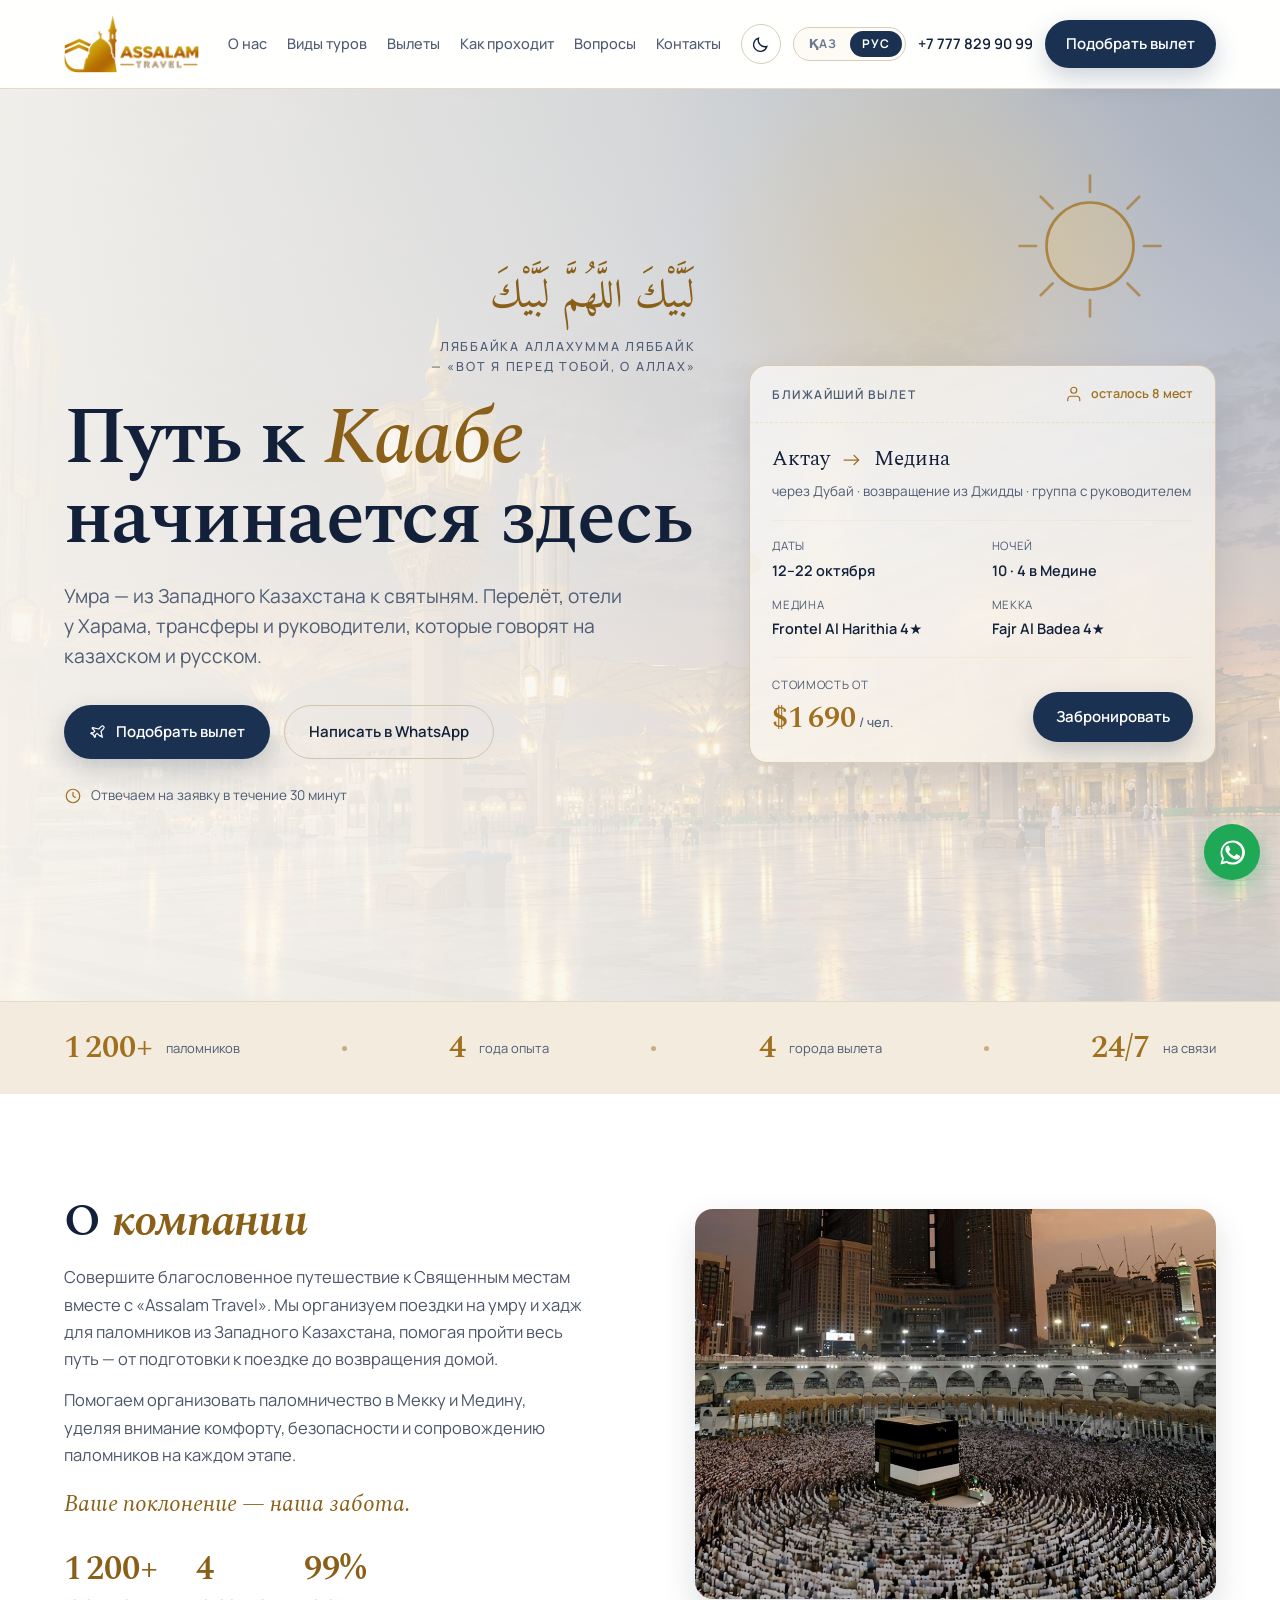
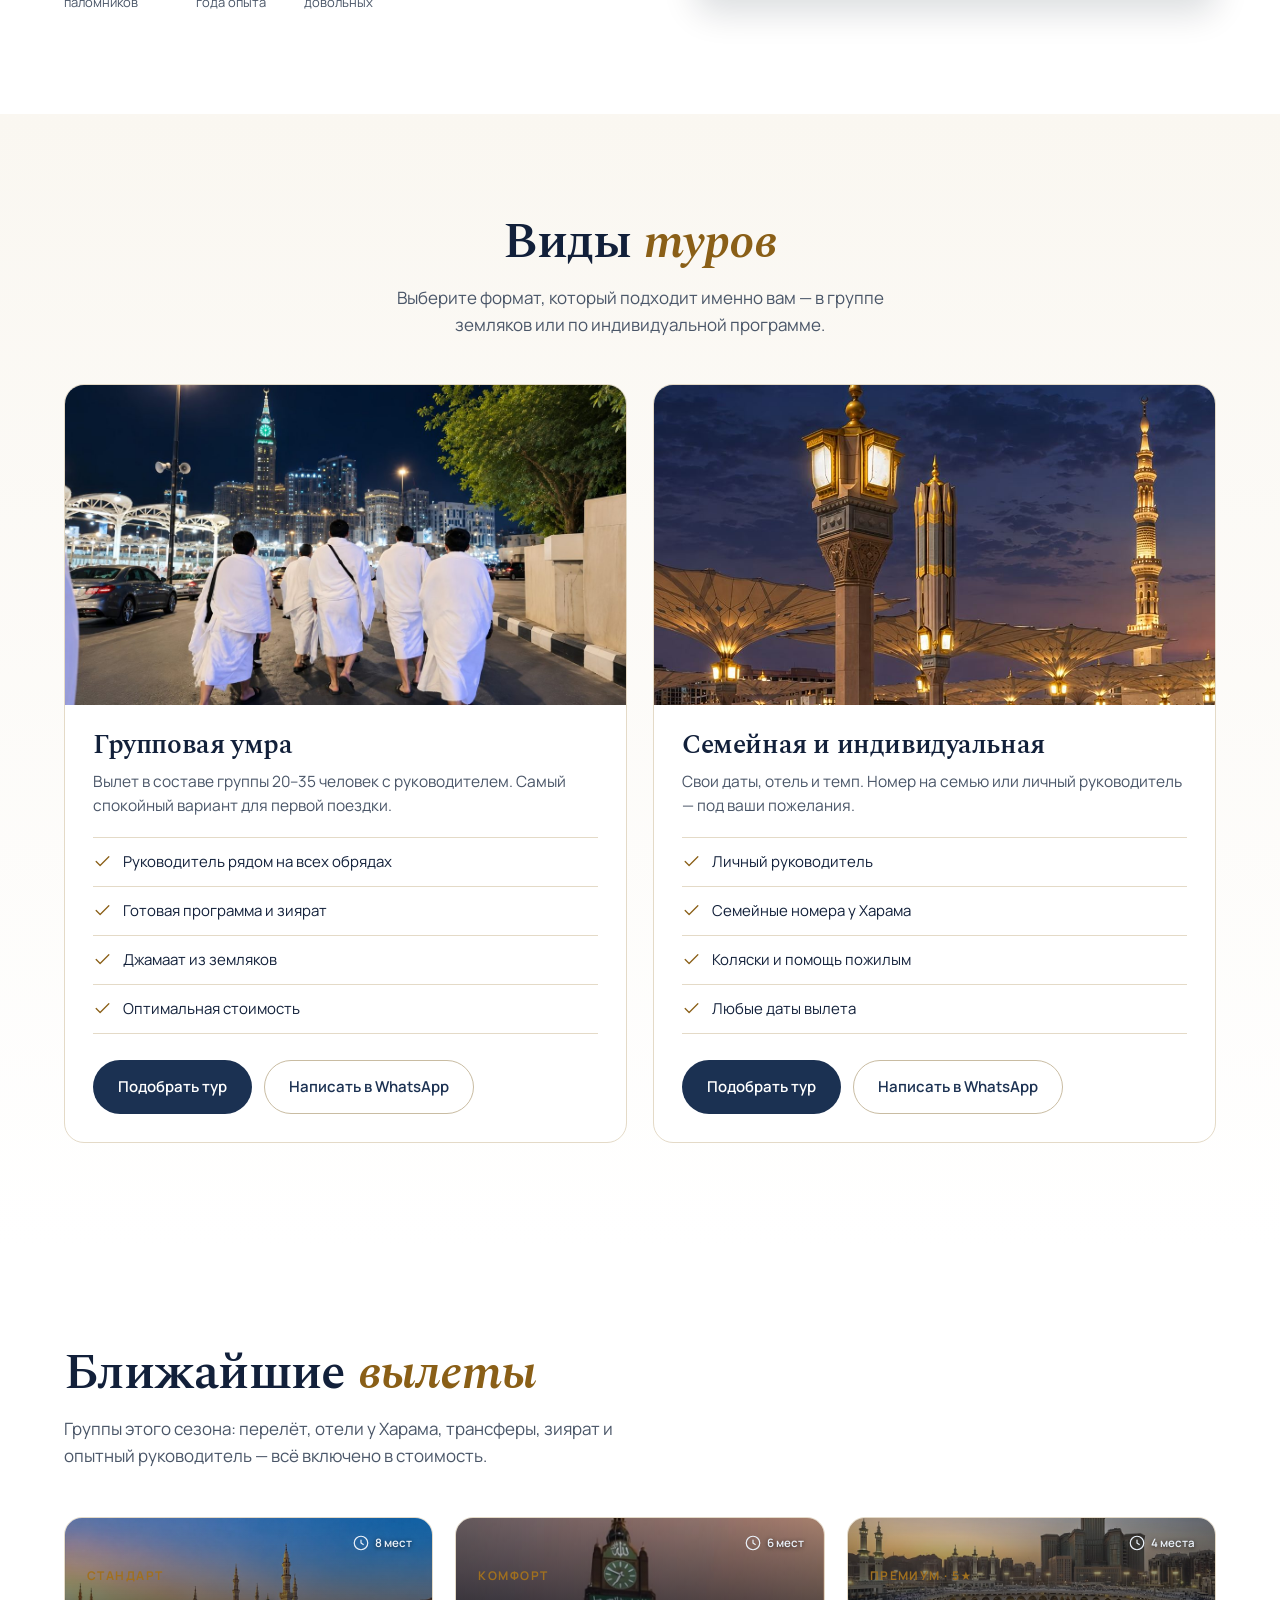
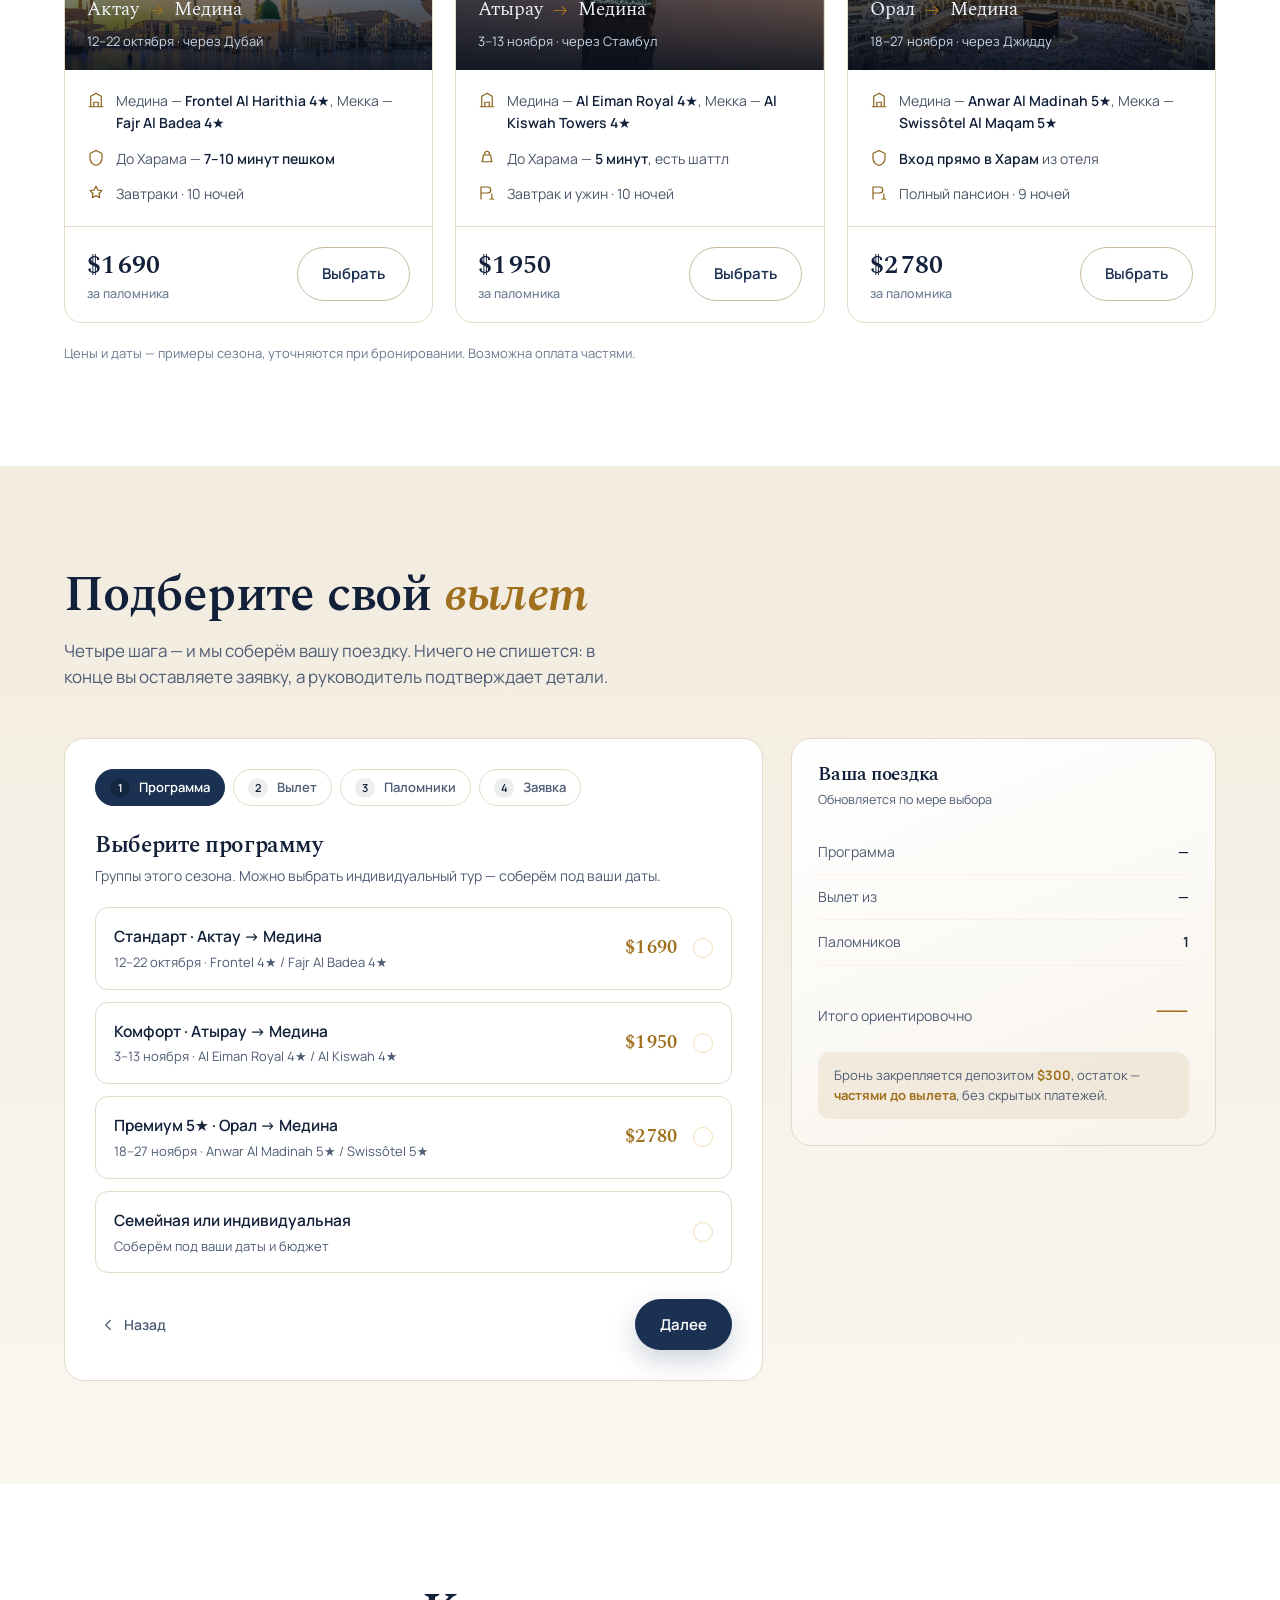
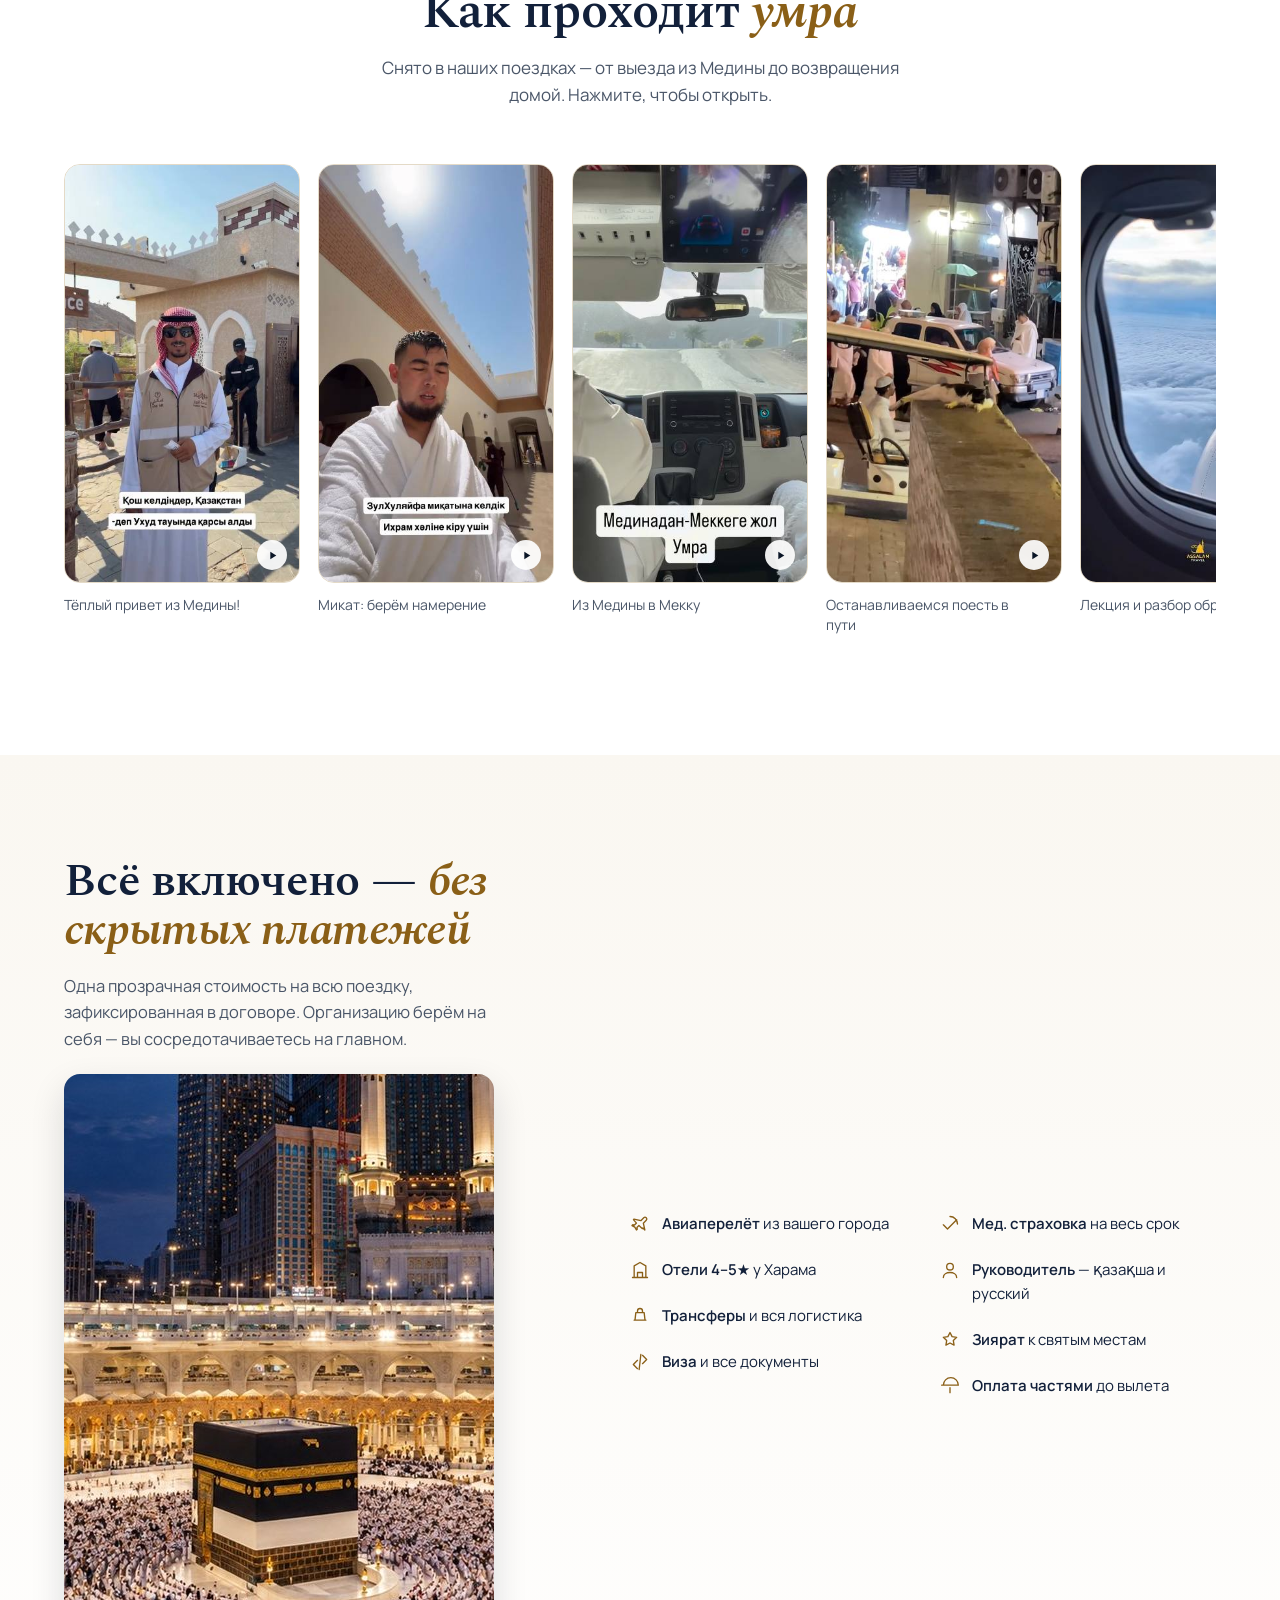
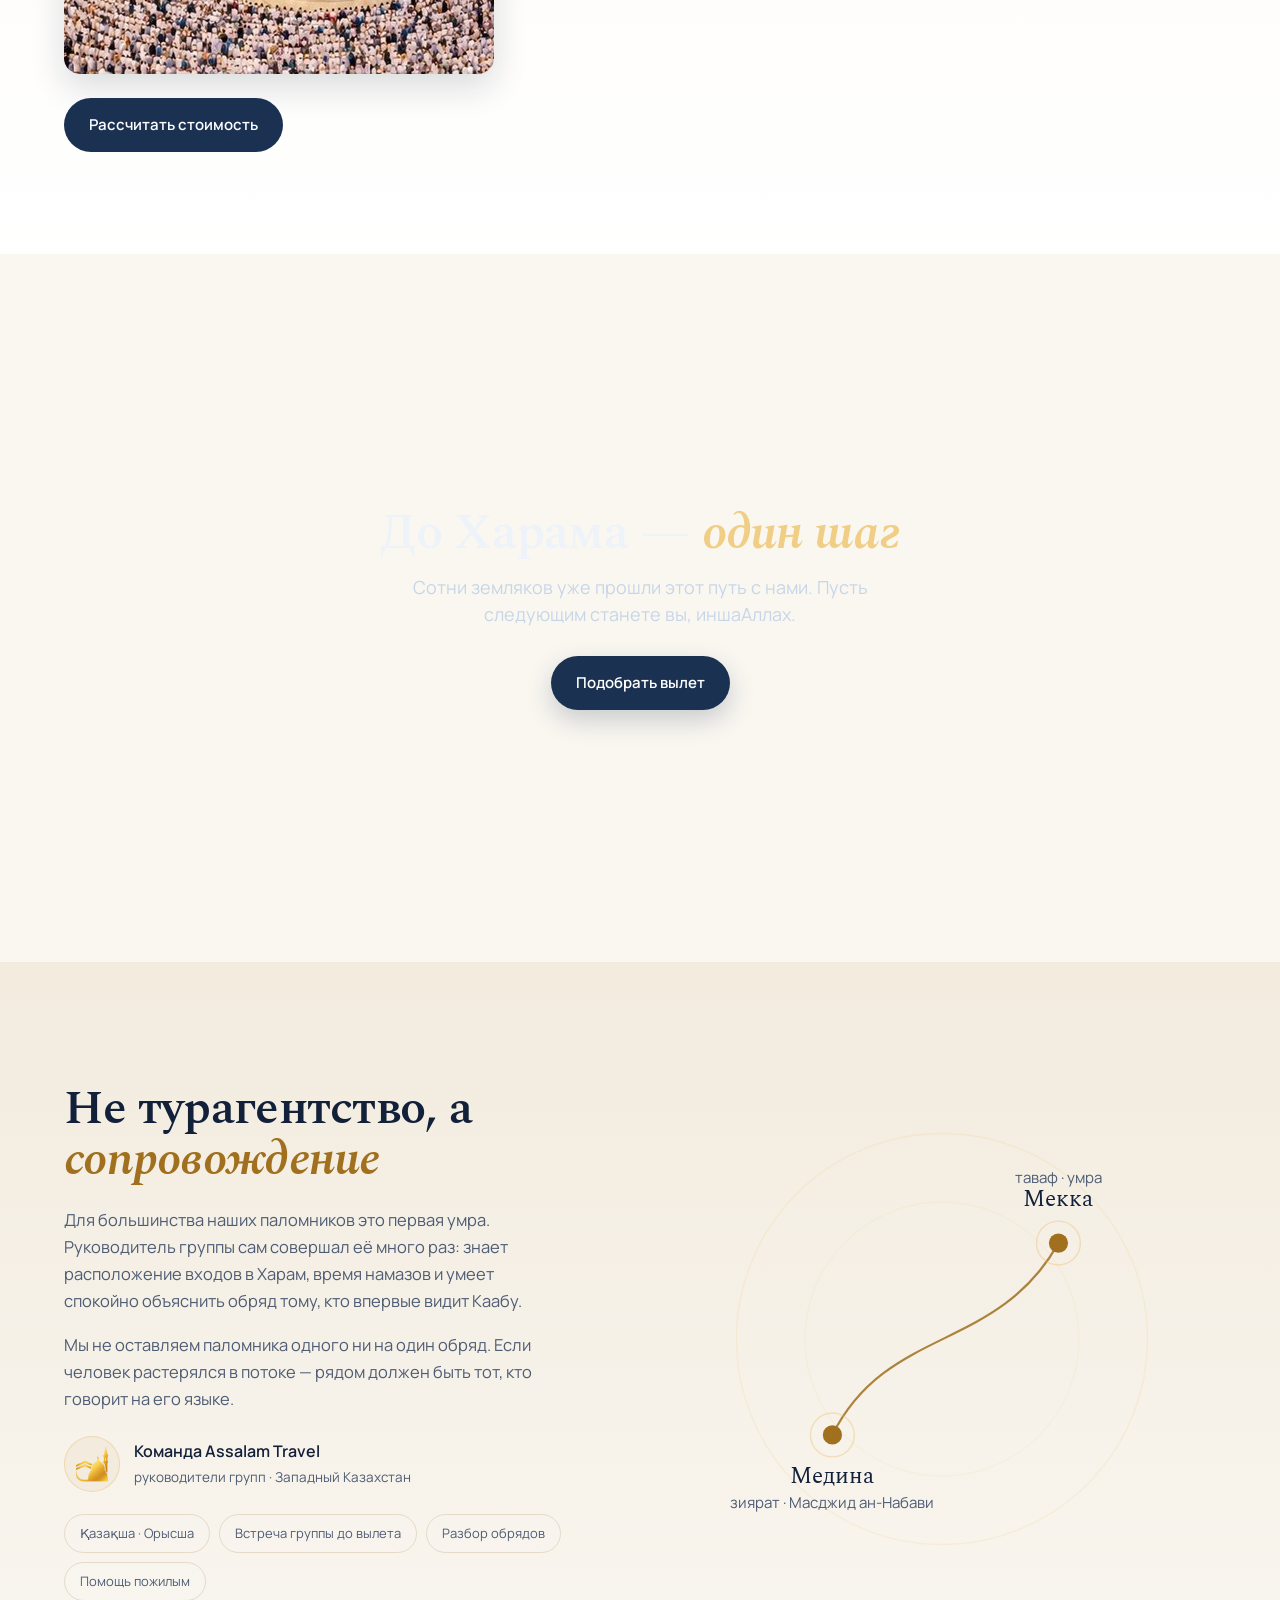
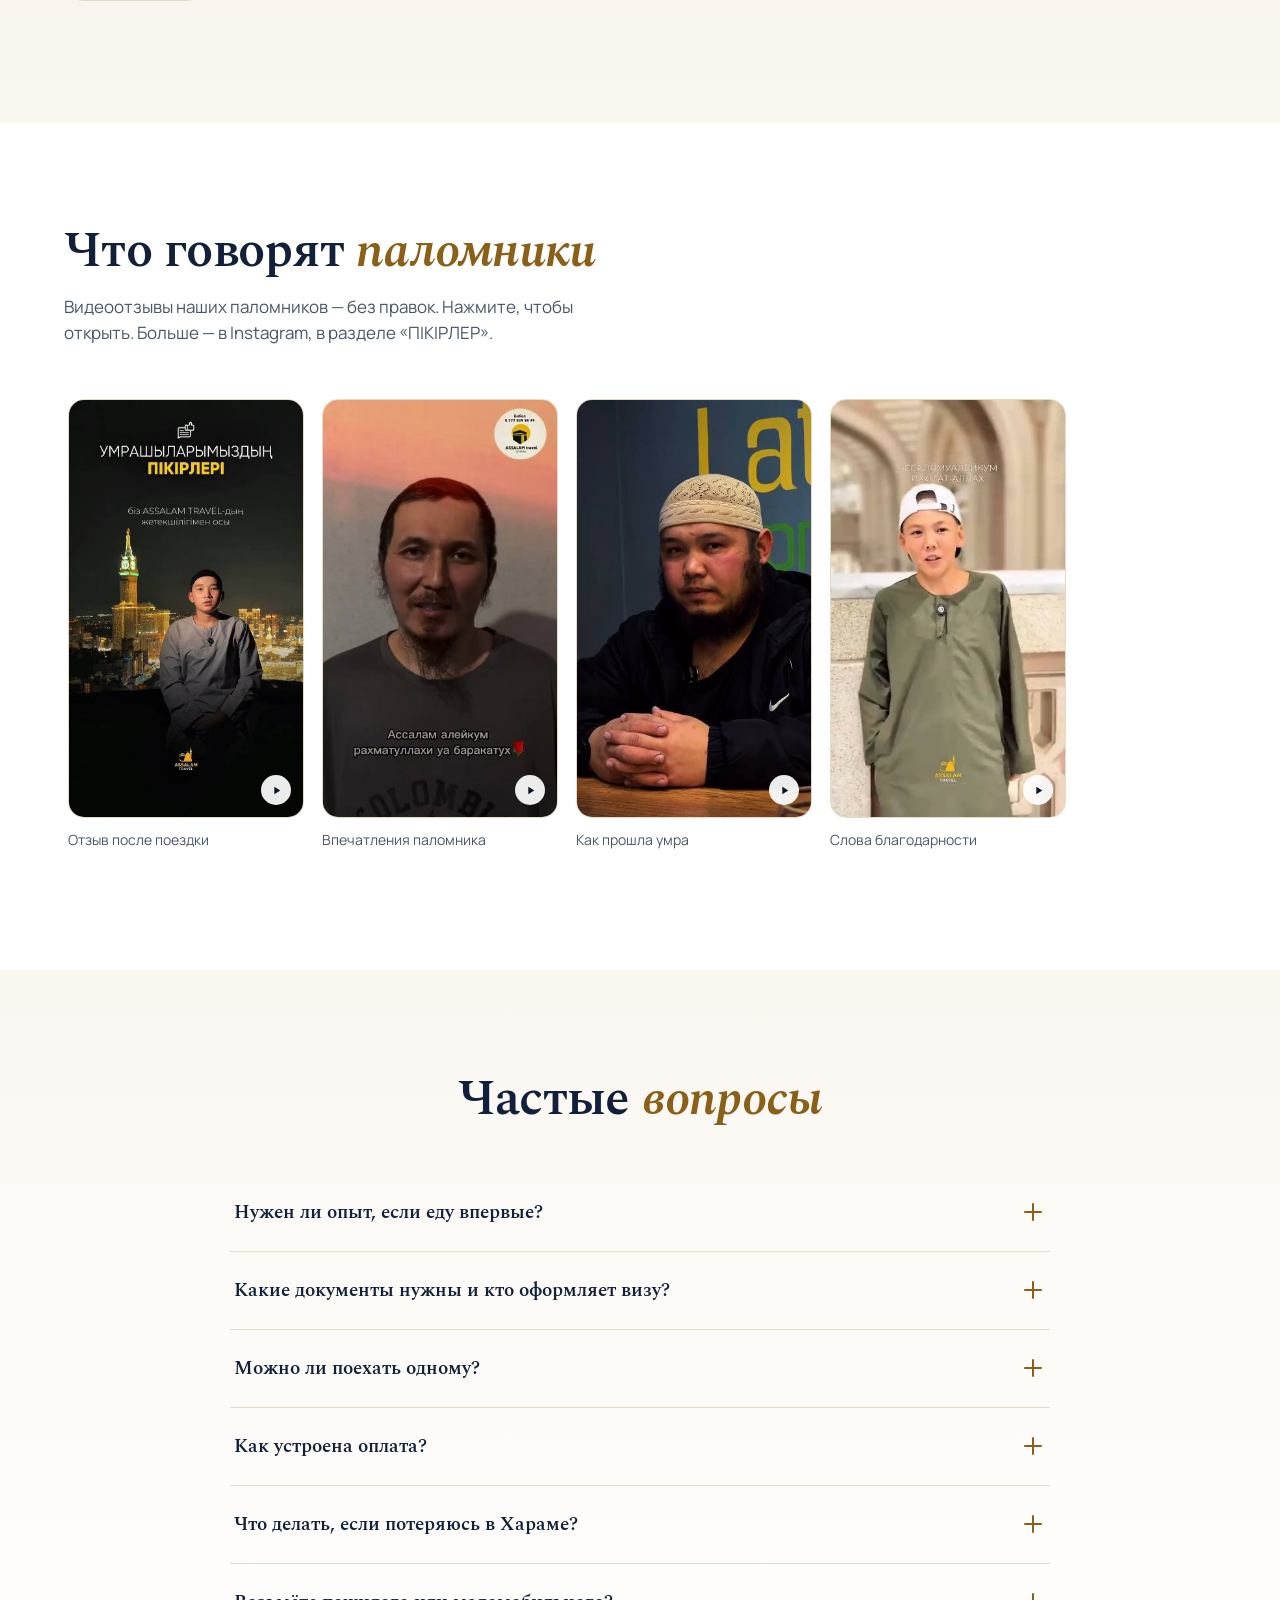
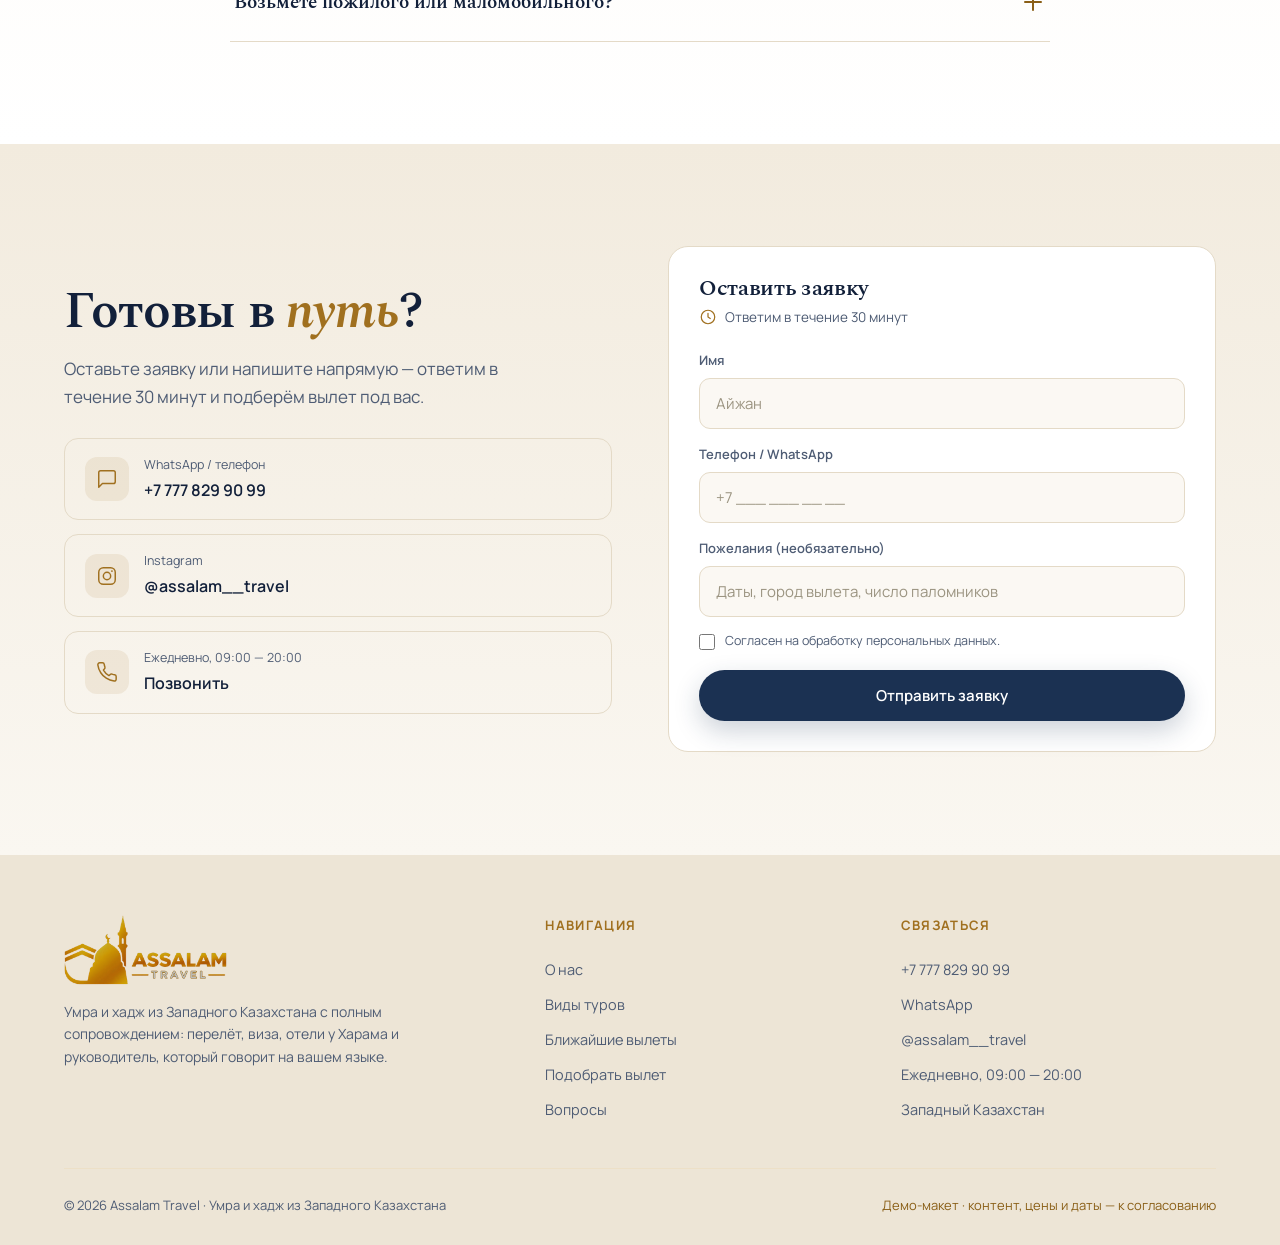
<file: index.html>
<!doctype html>
<html lang="ru" class="no-js">
<head>
<meta charset="utf-8">
<meta name="viewport" content="width=device-width,initial-scale=1">
<title>Assalam Travel — умра из Западного Казахстана</title>
<meta name="description" content="Умра и хадж из Актау, Атырау, Орала и Актобе. Перелёт, виза, отели рядом с Харамом, трансферы и руководители, которые говорят на казахском и русском. Сопровождение 24/7.">
<meta name="theme-color" media="(prefers-color-scheme: dark)" content="#0A1526">
<meta name="theme-color" media="(prefers-color-scheme: light)" content="#FAF7F1">
<link rel="icon" href="assets/img/favicon.png" type="image/png">
<link rel="apple-touch-icon" href="assets/img/favicon.png">

<!-- Превью для WhatsApp, Telegram и соцсетей.
     Пути относительные — работают на любом домене. Когда домен будет
     подключён, замените их на абсолютные (https://домен/assets/img/og.jpg)
     и добавьте <link rel="canonical">: часть сервисов не умеет
     разворачивать относительные адреса. -->
<meta property="og:type" content="website">
<meta property="og:site_name" content="Assalam Travel">
<meta property="og:title" content="Assalam Travel — умра из Западного Казахстана">
<meta property="og:description" content="Перелёт, виза, отели у Харама и руководитель, который говорит на вашем языке. Вылеты из Актау, Атырау, Орала и Актобе.">
<meta property="og:locale" content="ru_KZ">
<meta property="og:locale:alternate" content="kk_KZ">
<meta property="og:image" content="assets/img/og.jpg">
<meta property="og:image:width" content="1200">
<meta property="og:image:height" content="630">
<meta property="og:image:alt" content="Assalam Travel — умра из Западного Казахстана">
<meta name="twitter:card" content="summary_large_image">

<link rel="preconnect" href="https://fonts.googleapis.com">
<link rel="preconnect" href="https://fonts.gstatic.com" crossorigin>
<link rel="stylesheet" href="https://fonts.googleapis.com/css2?family=Spectral:ital,wght@0,400;0,500;0,600;0,700;1,400;1,500;1,600&family=Manrope:wght@400;500;600;700;800&family=Amiri:wght@400;700&display=swap">
<link rel="stylesheet" href="assets/css/styles.css">

<!-- Фон героя — самая крупная картинка первого экрана. Он приходит из CSS,
     поэтому браузер находит его поздно; preload возвращает ему приоритет. -->
<link rel="preload" as="image" href="assets/img/hero-desktop.jpg" media="(min-width:601px)">
<link rel="preload" as="image" href="assets/img/hero-mobile.jpg" media="(max-width:600px)">
</head>
<body>
<script>
/* Тема и класс js ставятся до первой отрисовки — иначе страница моргнёт */
(function () {
  var r = document.documentElement;
  r.className = 'js';
  var t = null;
  try { t = localStorage.getItem('assalam-theme'); } catch (e) {}
  if (!t) t = matchMedia('(prefers-color-scheme: light)').matches ? 'light' : 'dark';
  r.setAttribute('data-theme', t);
})();
</script>

<a class="skip" href="#book" data-i18n="skip">Перейти к подбору вылета</a>

<!-- ============ ШАПКА ============ -->
<header class="nav">
  <div class="wrap nav-in">
    <a class="brand" href="#top" aria-label="Assalam Travel">
      <img src="assets/img/logo-full.png" alt="Assalam Travel" width="560" height="240">
    </a>
    <nav class="nav-links" aria-label="Основная навигация">
      <a href="#about" data-i18n="nav.about">О нас</a>
      <a href="#types" data-i18n="nav.types">Виды туров</a>
      <a href="#deps" data-i18n="nav.deps">Вылеты</a>
      <a href="#journey" data-i18n="nav.journey">Как проходит</a>
      <a href="#faq" data-i18n="nav.faq">Вопросы</a>
      <a href="#contact" data-i18n="nav.contact">Контакты</a>
    </nav>
    <div class="nav-cta">
      <button class="theme-toggle" id="themeBtn" type="button" aria-label="Включить светлую тему">
        <svg class="t-sun" viewBox="0 0 24 24" aria-hidden="true"><circle cx="12" cy="12" r="4.2"/><path d="M12 2.5v2.2M12 19.3v2.2M4.2 4.2l1.6 1.6M18.2 18.2l1.6 1.6M2.5 12h2.2M19.3 12h2.2M4.2 19.8l1.6-1.6M18.2 5.8l1.6-1.6"/></svg>
        <svg class="t-moon" viewBox="0 0 24 24" aria-hidden="true"><path d="M20 14.5A8.5 8.5 0 0 1 9.5 4a8.5 8.5 0 1 0 10.5 10.5Z"/></svg>
      </button>
      <div class="langsw" role="group" aria-label="Тіл / Язык">
        <button type="button" data-lang-btn="kz" aria-pressed="false">ҚАЗ</button>
        <button type="button" data-lang-btn="ru" aria-pressed="true">РУС</button>
      </div>
      <span class="nav-phone">+7 777 829 90 99</span>
      <a href="#book" class="btn btn-gold" style="padding:11px 20px" data-i18n="cta.pick">Подобрать вылет</a>
      <button class="burger" aria-label="Меню" aria-expanded="false" id="burger">
        <svg class="ic" viewBox="0 0 24 24"><path d="M3 6h18M3 12h18M3 18h18"/></svg>
      </button>
    </div>
  </div>
  <div class="mobile-menu" id="mobileMenu">
    <a href="#about" data-i18n="nav.about">О нас</a>
    <a href="#types" data-i18n="nav.types">Виды туров</a>
    <a href="#deps" data-i18n="nav.deps">Вылеты</a>
    <a href="#journey" data-i18n="nav.journeyLong">Как проходит умра</a>
    <a href="#reviews" data-i18n="nav.reviews">Отзывы</a>
    <a href="#faq" data-i18n="nav.faq">Вопросы</a>
    <a href="#contact" data-i18n="nav.contact">Контакты</a>
  </div>
</header>

<!-- ============ ГЕРОЙ ============ -->
<a id="top"></a>
<section class="hero">
  <canvas id="stars" aria-hidden="true"></canvas>
  <div class="hero-glow" aria-hidden="true"></div>
  <svg class="sky-body moon" viewBox="0 0 100 100" aria-hidden="true" fill="none">
    <path d="M62 8a44 44 0 1 0 0 84A54 54 0 0 1 62 8Z" fill="rgba(232,191,107,.18)" stroke="rgba(232,191,107,.55)" stroke-width="1"/>
  </svg>
  <svg class="sky-body sun" viewBox="0 0 100 100" aria-hidden="true" fill="none">
    <circle cx="50" cy="50" r="29" fill="rgba(232,191,107,.24)" stroke="rgba(160,112,31,.75)" stroke-width="1.8"/>
    <g stroke="rgba(160,112,31,.62)" stroke-width="1.8" stroke-linecap="round">
      <path d="M50 14V3M50 86v11M14 50H3M86 50h11M25 25l-7.8-7.8M75 75l7.8 7.8M75 25l7.8-7.8M25 75l-7.8 7.8"/>
    </g>
  </svg>
  <div class="wrap hero-in">
    <div>
      <p class="talbiya">لَبَّيْكَ اللَّهُمَّ لَبَّيْكَ
        <small data-i18n="hero.talbiya">Ляббайка Аллахумма Ляббайк — «Вот я перед Тобой, о Аллах»</small>
      </p>
      <h1 data-i18n="hero.h1">Путь к <em>Каабе</em><br>начинается здесь</h1>
      <p class="lead" data-i18n="hero.lead">Умра — из Западного Казахстана к святыням. Перелёт, отели у Харама, трансферы и руководители, которые говорят на казахском и русском.</p>
      <div class="hero-cta">
        <a href="#book" class="btn btn-gold">
          <svg class="ic ic-sm" viewBox="0 0 24 24"><path d="M17.8 19.2 16 11l3.5-3.5a2.1 2.1 0 0 0-3-3L13 8 4.8 6.2a.5.5 0 0 0-.5.8l3.5 3.9-2.4 2.4-2-.4-1 1 3.4 1.9 1.9 3.4 1-1-.4-2 2.4-2.4 3.9 3.5a.5.5 0 0 0 .8-.5Z"/></svg>
          <span data-i18n="cta.pick">Подобрать вылет</span>
        </a>
        <a href="https://wa.me/77778299099" class="btn btn-ghost-night" target="_blank" rel="noopener" data-i18n="cta.wa">Написать в WhatsApp</a>
      </div>
      <p class="hero-note">
        <svg class="ic ic-sm" viewBox="0 0 24 24"><circle cx="12" cy="12" r="9"/><path d="M12 7v5l3 2"/></svg>
        <span data-i18n="hero.note">Отвечаем на заявку в течение 30 минут</span>
      </p>
    </div>

    <div class="pass" aria-label="Ближайший вылет">
      <div class="pass-head">
        <span class="lab" data-i18n="pass.lab">Ближайший вылет</span>
        <span class="seats"><svg class="ic ic-sm" viewBox="0 0 24 24"><path d="M17 21v-2a4 4 0 0 0-4-4H5a4 4 0 0 0-4 4v2"/><circle cx="9" cy="7" r="4"/></svg><span data-i18n="pass.seats">осталось 8 мест</span></span>
      </div>
      <div class="pass-body">
        <div class="pass-route">
          <span data-i18n="pass.from">Актау</span>
          <svg viewBox="0 0 24 24" fill="none" stroke="currentColor"><path d="M2 12h18M14 6l6 6-6 6"/></svg>
          <span data-i18n="pass.to">Медина</span>
        </div>
        <p class="pass-sub" data-i18n="pass.sub">через Дубай · возвращение из Джидды · группа с руководителем</p>
        <div class="pass-grid">
          <div><div class="k" data-i18n="pass.kDates">Даты</div><div class="v" data-i18n="pass.vDates">12–22 октября</div></div>
          <div><div class="k" data-i18n="pass.kNights">Ночей</div><div class="v" data-i18n="pass.vNights">10 · 4 в Медине</div></div>
          <div><div class="k" data-i18n="pass.kMedina">Медина</div><div class="v">Frontel Al Harithia 4★</div></div>
          <div><div class="k" data-i18n="pass.kMecca">Мекка</div><div class="v">Fajr Al Badea 4★</div></div>
        </div>
        <div class="pass-foot">
          <div class="pass-price">
            <div class="k" data-i18n="pass.priceK">Стоимость от</div>
            <div class="v">$1&thinsp;690<small data-i18n="pass.per"> / чел.</small></div>
          </div>
          <a href="#book" class="btn btn-gold" style="padding:12px 22px" data-pick="oct-std" data-i18n="pass.book">Забронировать</a>
        </div>
      </div>
    </div>
  </div>
</section>

<!-- ============ ПОЛОСА ДОВЕРИЯ ============ -->
<div class="proof">
  <div class="wrap proof-in">
    <div class="proof-item"><span class="n" data-to="1200" data-suffix="+">1 200+</span><span class="t" data-i18n="proof.1">паломников</span></div>
    <span class="proof-dot"></span>
    <div class="proof-item"><span class="n" data-to="4">4</span><span class="t" data-i18n="proof.2">года опыта</span></div>
    <span class="proof-dot"></span>
    <div class="proof-item"><span class="n" data-to="4">4</span><span class="t" data-i18n="proof.3">города вылета</span></div>
    <span class="proof-dot"></span>
    <div class="proof-item"><span class="n">24/7</span><span class="t" data-i18n="proof.4">на связи</span></div>
  </div>
</div>

<!-- ============ О КОМПАНИИ ============ -->
<section class="cream-sec" id="about">
  <div class="wrap about-wrap">
    <div class="about-lead reveal">
      <h2 data-i18n="about.h2">О <em>компании</em></h2>
      <p data-i18n="about.p">Совершите благословенное путешествие к Священным местам вместе с «Assalam Travel». Мы организуем поездки на умру и хадж для паломников из Западного Казахстана, помогая пройти весь путь — от подготовки к поездке до возвращения домой.</p>
      <p data-i18n="about.p2">Помогаем организовать паломничество в Мекку и Медину, уделяя внимание комфорту, безопасности и сопровождению паломников на каждом этапе.</p>
      <p class="about-motto" data-i18n="about.motto">Ваше поклонение — наша забота.</p>
      <div class="about-stats">
        <div class="about-stat"><div class="n" data-to="1200" data-suffix="+">1 200+</div><div class="t" data-i18n="about.s1">паломников</div></div>
        <div class="about-stat"><div class="n" data-to="4">4</div><div class="t" data-i18n="about.s2">года опыта</div></div>
        <div class="about-stat"><div class="n" data-to="99" data-suffix="%">99%</div><div class="t" data-i18n="about.s3">довольных</div></div>
      </div>
    </div>
    <div class="about-photo reveal"><img src="assets/img/about.jpg" data-i18n-alt="alt.about" alt="Паломники совершают таваф вокруг Каабы" loading="lazy" width="1000" height="750"></div>
  </div>
</section>

<!-- ============ ВИДЫ ТУРОВ ============ -->
<section class="dawn" id="types">
  <div class="wrap">
    <div class="sec-head reveal" style="text-align:center;margin:0 auto 46px">
      <h2 data-i18n="types.h2">Виды <em>туров</em></h2>
      <p style="margin-left:auto;margin-right:auto" data-i18n="types.p">Выберите формат, который подходит именно вам — в группе земляков или по индивидуальной программе.</p>
    </div>
    <div class="types">
      <article class="type reveal">
        <div class="type-photo" style="background-image:url('assets/img/type-group.jpg')"></div>
        <div class="type-body">
          <h3 data-i18n="types.g.h">Групповая умра</h3>
          <p data-i18n="types.g.p">Вылет в составе группы 20–35 человек с руководителем. Самый спокойный вариант для первой поездки.</p>
          <ul class="type-feats">
            <li><svg class="ic" viewBox="0 0 24 24" fill="none" stroke="currentColor" stroke-width="1.8"><path d="M20 6 9 17l-5-5"/></svg><span data-i18n="types.g.1">Руководитель рядом на всех обрядах</span></li>
            <li><svg class="ic" viewBox="0 0 24 24" fill="none" stroke="currentColor" stroke-width="1.8"><path d="M20 6 9 17l-5-5"/></svg><span data-i18n="types.g.2">Готовая программа и зиярат</span></li>
            <li><svg class="ic" viewBox="0 0 24 24" fill="none" stroke="currentColor" stroke-width="1.8"><path d="M20 6 9 17l-5-5"/></svg><span data-i18n="types.g.3">Джамаат из земляков</span></li>
            <li><svg class="ic" viewBox="0 0 24 24" fill="none" stroke="currentColor" stroke-width="1.8"><path d="M20 6 9 17l-5-5"/></svg><span data-i18n="types.g.4">Оптимальная стоимость</span></li>
          </ul>
          <div class="type-cta">
            <a href="#book" class="btn btn-deep" data-i18n="cta.pickTour">Подобрать тур</a>
            <a href="https://wa.me/77778299099" class="btn btn-ghost" target="_blank" rel="noopener" data-i18n="cta.wa">Написать в WhatsApp</a>
          </div>
        </div>
      </article>
      <article class="type reveal">
        <div class="type-photo" style="background-image:url('assets/img/type-solo.jpg')"></div>
        <div class="type-body">
          <h3 data-i18n="types.i.h">Семейная и индивидуальная</h3>
          <p data-i18n="types.i.p">Свои даты, отель и темп. Номер на семью или личный руководитель — под ваши пожелания.</p>
          <ul class="type-feats">
            <li><svg class="ic" viewBox="0 0 24 24" fill="none" stroke="currentColor" stroke-width="1.8"><path d="M20 6 9 17l-5-5"/></svg><span data-i18n="types.i.1">Личный руководитель</span></li>
            <li><svg class="ic" viewBox="0 0 24 24" fill="none" stroke="currentColor" stroke-width="1.8"><path d="M20 6 9 17l-5-5"/></svg><span data-i18n="types.i.2">Семейные номера у Харама</span></li>
            <li><svg class="ic" viewBox="0 0 24 24" fill="none" stroke="currentColor" stroke-width="1.8"><path d="M20 6 9 17l-5-5"/></svg><span data-i18n="types.i.3">Коляски и помощь пожилым</span></li>
            <li><svg class="ic" viewBox="0 0 24 24" fill="none" stroke="currentColor" stroke-width="1.8"><path d="M20 6 9 17l-5-5"/></svg><span data-i18n="types.i.4">Любые даты вылета</span></li>
          </ul>
          <div class="type-cta">
            <a href="#book" class="btn btn-deep" data-i18n="cta.pickTour">Подобрать тур</a>
            <a href="https://wa.me/77778299099" class="btn btn-ghost" target="_blank" rel="noopener" data-i18n="cta.wa">Написать в WhatsApp</a>
          </div>
        </div>
      </article>
    </div>
  </div>
</section>

<!-- ============ ВЫЛЕТЫ ============ -->
<section class="cream-sec" id="deps">
  <div class="wrap">
    <div class="sec-head reveal">
      <h2 data-i18n="deps.h2">Ближайшие <em>вылеты</em></h2>
      <p data-i18n="deps.p">Группы этого сезона: перелёт, отели у Харама, трансферы, зиярат и опытный руководитель — всё включено в стоимость.</p>
    </div>
    <div class="deps">
      <article class="dep reveal">
        <div class="dep-top" style="background-image:linear-gradient(180deg,rgba(7,15,28,.15),rgba(7,15,28,.9)),url('assets/img/dep-1.jpg')">
          <div class="dep-tier" data-i18n="deps.1.tier">Стандарт</div>
          <div class="dep-route"><span data-i18n="deps.1.from">Актау</span> <svg viewBox="0 0 24 24" fill="none" stroke="currentColor"><path d="M2 12h18M14 6l6 6-6 6"/></svg> <span data-i18n="pass.to">Медина</span></div>
          <div class="dep-dates" data-i18n="deps.1.dates">12–22 октября · через Дубай</div>
          <span class="seat-pill"><svg class="ic ic-sm" viewBox="0 0 24 24"><circle cx="12" cy="12" r="9"/><path d="M12 8v4l3 2"/></svg><span data-i18n="deps.1.seats">8 мест</span></span>
        </div>
        <div class="dep-body">
          <div class="dep-row"><svg class="ic" viewBox="0 0 24 24"><path d="M3 21h18M5 21V7l7-4 7 4v14M9 21v-6h6v6"/></svg><span data-i18n="deps.1.r1">Медина — <b>Frontel Al Harithia 4★</b>, Мекка — <b>Fajr Al Badea 4★</b></span></div>
          <div class="dep-row"><svg class="ic" viewBox="0 0 24 24"><path d="M12 2 4 6v6c0 5 3.4 9.4 8 10 4.6-.6 8-5 8-10V6z"/></svg><span data-i18n="deps.1.r2">До Харама — <b>7–10 минут пешком</b></span></div>
          <div class="dep-row"><svg class="ic" viewBox="0 0 24 24"><path d="M12 3l2.5 5 5.5.8-4 3.9.9 5.5-4.9-2.6-4.9 2.6.9-5.5-4-3.9 5.5-.8z"/></svg><span data-i18n="deps.1.r3">Завтраки · 10 ночей</span></div>
        </div>
        <div class="dep-foot">
          <div class="dep-price">$1&thinsp;690<small data-i18n="deps.per">за паломника</small></div>
          <a href="#book" class="btn btn-ghost" data-pick="oct-std" data-i18n="cta.choose">Выбрать</a>
        </div>
      </article>

      <article class="dep reveal">
        <div class="dep-top" style="background-image:linear-gradient(180deg,rgba(7,15,28,.15),rgba(7,15,28,.9)),url('assets/img/dep-2.jpg')">
          <div class="dep-tier" data-i18n="deps.2.tier">Комфорт</div>
          <div class="dep-route"><span data-i18n="deps.2.from">Атырау</span> <svg viewBox="0 0 24 24" fill="none" stroke="currentColor"><path d="M2 12h18M14 6l6 6-6 6"/></svg> <span data-i18n="pass.to">Медина</span></div>
          <div class="dep-dates" data-i18n="deps.2.dates">3–13 ноября · через Стамбул</div>
          <span class="seat-pill"><svg class="ic ic-sm" viewBox="0 0 24 24"><circle cx="12" cy="12" r="9"/><path d="M12 8v4l3 2"/></svg><span data-i18n="deps.2.seats">6 мест</span></span>
        </div>
        <div class="dep-body">
          <div class="dep-row"><svg class="ic" viewBox="0 0 24 24"><path d="M3 21h18M5 21V7l7-4 7 4v14M9 21v-6h6v6"/></svg><span data-i18n="deps.2.r1">Медина — <b>Al Eiman Royal 4★</b>, Мекка — <b>Al Kiswah Towers 4★</b></span></div>
          <div class="dep-row"><svg class="ic" viewBox="0 0 24 24"><path d="M5 17h14M6 17l1-9h10l1 9M9 8V6a3 3 0 0 1 6 0v2"/></svg><span data-i18n="deps.2.r2">До Харама — <b>5 минут</b>, есть шаттл</span></div>
          <div class="dep-row"><svg class="ic" viewBox="0 0 24 24"><path d="M4 4v16M4 12h9a4 4 0 0 0 0-8H4M16 20h5M18.5 20v-7"/></svg><span data-i18n="deps.2.r3">Завтрак и ужин · 10 ночей</span></div>
        </div>
        <div class="dep-foot">
          <div class="dep-price">$1&thinsp;950<small data-i18n="deps.per">за паломника</small></div>
          <a href="#book" class="btn btn-ghost" data-pick="nov-com" data-i18n="cta.choose">Выбрать</a>
        </div>
      </article>

      <article class="dep reveal">
        <div class="dep-top" style="background-image:linear-gradient(180deg,rgba(7,15,28,.15),rgba(7,15,28,.9)),url('assets/img/dep-3.jpg')">
          <div class="dep-tier" data-i18n="deps.3.tier">Премиум · 5★</div>
          <div class="dep-route"><span data-i18n="deps.3.from">Орал</span> <svg viewBox="0 0 24 24" fill="none" stroke="currentColor"><path d="M2 12h18M14 6l6 6-6 6"/></svg> <span data-i18n="pass.to">Медина</span></div>
          <div class="dep-dates" data-i18n="deps.3.dates">18–27 ноября · через Джидду</div>
          <span class="seat-pill"><svg class="ic ic-sm" viewBox="0 0 24 24"><circle cx="12" cy="12" r="9"/><path d="M12 8v4l3 2"/></svg><span data-i18n="deps.3.seats">4 места</span></span>
        </div>
        <div class="dep-body">
          <div class="dep-row"><svg class="ic" viewBox="0 0 24 24"><path d="M3 21h18M5 21V7l7-4 7 4v14M9 21v-6h6v6"/></svg><span data-i18n="deps.3.r1">Медина — <b>Anwar Al Madinah 5★</b>, Мекка — <b>Swissôtel Al Maqam 5★</b></span></div>
          <div class="dep-row"><svg class="ic" viewBox="0 0 24 24"><path d="M12 2 4 6v6c0 5 3.4 9.4 8 10 4.6-.6 8-5 8-10V6z"/></svg><span data-i18n="deps.3.r2"><b>Вход прямо в Харам</b> из отеля</span></div>
          <div class="dep-row"><svg class="ic" viewBox="0 0 24 24"><path d="M4 4v16M4 12h9a4 4 0 0 0 0-8H4M16 20h5M18.5 20v-7"/></svg><span data-i18n="deps.3.r3">Полный пансион · 9 ночей</span></div>
        </div>
        <div class="dep-foot">
          <div class="dep-price">$2&thinsp;780<small data-i18n="deps.per">за паломника</small></div>
          <a href="#book" class="btn btn-ghost" data-pick="nov-prem" data-i18n="cta.choose">Выбрать</a>
        </div>
      </article>
    </div>
    <p class="deps-note" data-i18n="deps.note">Цены и даты — примеры сезона, уточняются при бронировании. Возможна оплата частями.</p>
  </div>
</section>

<!-- ============ ПОДБОР ВЫЛЕТА ============ -->
<section class="book" id="book">
  <div class="wrap">
    <div class="sec-head reveal">
      <h2 data-i18n="book.h2">Подберите свой <em>вылет</em></h2>
      <p data-i18n="book.p">Четыре шага — и мы соберём вашу поездку. Ничего не спишется: в конце вы оставляете заявку, а руководитель подтверждает детали.</p>
    </div>
    <div class="booker">
      <div class="book-panel">
        <div class="steps-nav" id="stepsNav">
          <div class="snav active" data-s="0"><span class="num">1</span><span data-i18n="book.s1">Программа</span></div>
          <div class="snav" data-s="1"><span class="num">2</span><span data-i18n="book.s2">Вылет</span></div>
          <div class="snav" data-s="2"><span class="num">3</span><span data-i18n="book.s3">Паломники</span></div>
          <div class="snav" data-s="3"><span class="num">4</span><span data-i18n="book.s4">Заявка</span></div>
        </div>

        <div class="step on" data-step="0">
          <h3 data-i18n="book.q1">Выберите программу</h3>
          <p class="hint" data-i18n="book.h1hint">Группы этого сезона. Можно выбрать индивидуальный тур — соберём под ваши даты.</p>
          <div class="opts" id="progOpts"></div>
        </div>

        <div class="step" data-step="1">
          <h3 data-i18n="book.q2">Город вылета</h3>
          <p class="hint" data-i18n="book.h2hint">Организуем вылет из вашего города Западного Казахстана.</p>
          <div class="cities" id="cityOpts"></div>
        </div>

        <div class="step" data-step="2">
          <h3 data-i18n="book.q3">Сколько паломников</h3>
          <p class="hint" data-i18n="book.h3hint">Укажите число взрослых и детей — рассчитаем общую стоимость.</p>
          <div class="stepper-row">
            <div class="sl"><b data-i18n="book.adults">Взрослые</b><span data-i18n="book.adultsAge">от 12 лет</span></div>
            <div class="stepper"><button data-adj="adults" data-d="-1" aria-label="−">−</button><span class="cnt" id="cAdults">1</span><button data-adj="adults" data-d="1" aria-label="+">+</button></div>
          </div>
          <div class="stepper-row">
            <div class="sl"><b data-i18n="book.kids">Дети</b><span data-i18n="book.kidsAge">до 12 лет</span></div>
            <div class="stepper"><button data-adj="kids" data-d="-1" aria-label="−">−</button><span class="cnt" id="cKids">0</span><button data-adj="kids" data-d="1" aria-label="+">+</button></div>
          </div>
        </div>

        <div class="step" data-step="3">
          <h3 data-i18n="book.q4">Ваши контакты</h3>
          <p class="hint" data-i18n="book.h4hint">Руководитель свяжется в течение 30 минут, подтвердит места и ответит на вопросы.</p>
          <div class="field"><label for="fName" data-i18n="book.lName">Как к вам обращаться</label><input id="fName" type="text" placeholder="Мұрат" data-i18n-ph="name" autocomplete="name"></div>
          <div class="field"><label for="fPhone" data-i18n="book.lPhone">Телефон / WhatsApp</label><input id="fPhone" type="tel" placeholder="+7 ___ ___ __ __" data-i18n-ph="phone" autocomplete="tel"></div>
          <label class="consent"><input id="fConsent" type="checkbox"><span data-i18n="book.consent">Согласен на обработку персональных данных и ответ в WhatsApp.</span></label>
        </div>

        <div class="step-actions">
          <button class="link-back" id="btnBack" hidden><svg class="ic ic-sm" viewBox="0 0 24 24"><path d="M15 18l-6-6 6-6"/></svg><span data-i18n="book.back">Назад</span></button>
          <span></span>
          <button class="btn btn-gold" id="btnNext">Далее</button>
        </div>
      </div>

      <aside class="summary" id="summary">
        <h4 data-i18n="sum.h">Ваша поездка</h4>
        <p class="cap" data-i18n="sum.cap">Обновляется по мере выбора</p>
        <div class="sum-row"><span class="k" data-i18n="sum.prog">Программа</span><span class="v" id="sProg">—</span></div>
        <div class="sum-row"><span class="k" data-i18n="sum.city">Вылет из</span><span class="v" id="sCity">—</span></div>
        <div class="sum-row"><span class="k" data-i18n="sum.pax">Паломников</span><span class="v" id="sPax">1</span></div>
        <div class="sum-total"><span class="k" data-i18n="sum.total">Итого ориентировочно</span><span class="v" id="sTotal">—</span></div>
        <div class="sum-dep" data-i18n="sum.dep">Бронь закрепляется депозитом <b>$300</b>, остаток — <b>частями до вылета</b>, без скрытых платежей.</div>
      </aside>
    </div>
  </div>
</section>

<!-- ============ КАК ПРОХОДИТ УМРА ============ -->
<section class="cream-sec journey" id="journey">
  <div class="wrap">
    <div class="sec-head reveal" style="text-align:center;margin:0 auto 52px">
      <h2 data-i18n="journey.h2">Как проходит <em>умра</em></h2>
      <p style="margin-left:auto;margin-right:auto" data-i18n="journey.p">Снято в наших поездках — от выезда из Медины до возвращения домой. Нажмите, чтобы открыть.</p>
    </div>
    <div class="jstrip reveal">
      <figure class="jclip">
        <button type="button" class="jopen" data-full="assets/video/j1.mp4" aria-label="Открыть видео">
          <video src="assets/video/j1.mp4#t=0.6" poster="assets/img/poster/j1.jpg" muted loop playsinline preload="none"></video>
        </button>
        <figcaption data-i18n="v.1">Тёплый привет из Медины!</figcaption>
      </figure>
      <figure class="jclip">
        <button type="button" class="jopen" data-full="assets/video/j2.mp4" aria-label="Открыть видео">
          <video src="assets/video/j2.mp4#t=0.6" poster="assets/img/poster/j2.jpg" muted loop playsinline preload="none"></video>
        </button>
        <figcaption data-i18n="v.2">Микат: берём намерение</figcaption>
      </figure>
      <figure class="jclip">
        <button type="button" class="jopen" data-full="assets/video/j3.mp4" aria-label="Открыть видео">
          <video src="assets/video/j3.mp4#t=0.6" poster="assets/img/poster/j3.jpg" muted loop playsinline preload="none"></video>
        </button>
        <figcaption data-i18n="v.3">Из Медины в Мекку</figcaption>
      </figure>
      <figure class="jclip">
        <button type="button" class="jopen" data-full="assets/video/j4.mp4" aria-label="Открыть видео">
          <video src="assets/video/j4.mp4#t=0.6" poster="assets/img/poster/j4.jpg" muted loop playsinline preload="none"></video>
        </button>
        <figcaption data-i18n="v.4">Останавливаемся поесть в пути</figcaption>
      </figure>
      <figure class="jclip">
        <button type="button" class="jopen" data-full="assets/video/j5.mp4" aria-label="Открыть видео">
          <video src="assets/video/j5.mp4#t=0.6" poster="assets/img/poster/j5.jpg" muted loop playsinline preload="none"></video>
        </button>
        <figcaption data-i18n="v.5">Лекция и разбор обрядов</figcaption>
      </figure>
      <figure class="jclip">
        <button type="button" class="jopen" data-full="assets/video/j6.mp4" aria-label="Открыть видео">
          <video src="assets/video/j6.mp4#t=0.6" poster="assets/img/poster/j6.jpg" muted loop playsinline preload="none"></video>
        </button>
        <figcaption data-i18n="v.6">Совершаем умру вместе</figcaption>
      </figure>
      <figure class="jclip">
        <button type="button" class="jopen" data-full="assets/video/j7.mp4" aria-label="Открыть видео">
          <video src="assets/video/j7.mp4#t=0.6" poster="assets/img/poster/j7.jpg" muted loop playsinline preload="none"></video>
        </button>
        <figcaption data-i18n="v.7">Экскурсия по Мекке</figcaption>
      </figure>
      <figure class="jclip">
        <button type="button" class="jopen" data-full="assets/video/j8.mp4" aria-label="Открыть видео">
          <video src="assets/video/j8.mp4#t=0.6" poster="assets/img/poster/j8.jpg" muted loop playsinline preload="none"></video>
        </button>
        <figcaption data-i18n="v.8">Возвращаемся домой</figcaption>
      </figure>
    </div>
  </div>
</section>

<!-- ============ ЧТО ВХОДИТ ============ -->
<section class="dawn">
  <div class="wrap inc-wrap">
    <div class="inc-lead reveal">
      <h2 data-i18n="inc.h2">Всё включено — <em>без скрытых платежей</em></h2>
      <p data-i18n="inc.p">Одна прозрачная стоимость на всю поездку, зафиксированная в договоре. Организацию берём на себя — вы сосредотачиваетесь на главном.</p>
      <img class="inc-photo" src="assets/img/included.jpg" data-i18n-alt="alt.inc" alt="Кааба и Заповедная мечеть" loading="lazy" width="900" height="600">
      <a href="#book" class="btn btn-deep" data-i18n="inc.cta">Рассчитать стоимость</a>
    </div>
    <ul class="inc-list reveal">
      <li><svg class="ic" viewBox="0 0 24 24"><path d="M17.8 19.2 16 11l3.5-3.5a2.1 2.1 0 0 0-3-3L13 8 4.8 6.2a.5.5 0 0 0-.5.8l3.5 3.9-2.4 2.4-2-.4-1 1 3.4 1.9 1.9 3.4 1-1-.4-2 2.4-2.4 3.9 3.5a.5.5 0 0 0 .8-.5Z"/></svg><div data-i18n="inc.1"><b>Авиаперелёт</b> из вашего города</div></li>
      <li><svg class="ic" viewBox="0 0 24 24"><path d="M3 21h18M5 21V7l7-4 7 4v14M9 21v-6h6v6"/></svg><div data-i18n="inc.2"><b>Отели 4–5★</b> у Харама</div></li>
      <li><svg class="ic" viewBox="0 0 24 24"><path d="M5 17h14M6 17l1-9h10l1 9M9 8V6a3 3 0 0 1 6 0v2"/></svg><div data-i18n="inc.3"><b>Трансферы</b> и вся логистика</div></li>
      <li><svg class="ic" viewBox="0 0 24 24"><path d="M9 20l-5-5 5-5M15 4l5 5-5 5M13 3l-2 18"/></svg><div data-i18n="inc.4"><b>Виза</b> и все документы</div></li>
      <li><svg class="ic" viewBox="0 0 24 24"><path d="M20 7 9 18l-5-5"/><path d="M12 3a9 9 0 0 1 9 9"/></svg><div data-i18n="inc.5"><b>Мед. страховка</b> на весь срок</div></li>
      <li><svg class="ic" viewBox="0 0 24 24"><circle cx="12" cy="8" r="4"/><path d="M4 21c0-4 4-6 8-6s8 2 8 6"/></svg><div data-i18n="inc.6"><b>Руководитель</b> — қазақша и русский</div></li>
      <li><svg class="ic" viewBox="0 0 24 24"><path d="M12 3l2.5 5 5.5.8-4 3.9.9 5.5-4.9-2.6-4.9 2.6.9-5.5-4-3.9 5.5-.8z"/></svg><div data-i18n="inc.7"><b>Зиярат</b> к святым местам</div></li>
      <li><svg class="ic" viewBox="0 0 24 24"><path d="M4 11a9 9 0 0 1 18 0M2 11h20M12 20v-6"/></svg><div data-i18n="inc.8"><b>Оплата частями</b> до вылета</div></li>
    </ul>
  </div>
</section>

<!-- ============ ФОТО-ПОЛОСА ============ -->
<section class="photo-band">
  <div class="wrap">
    <h2 data-i18n="band.h2">До Харама — <em>один шаг</em></h2>
    <p data-i18n="band.p">Сотни земляков уже прошли этот путь с нами. Пусть следующим станете вы, иншаАллах.</p>
    <a href="#book" class="btn btn-gold" data-i18n="cta.pick">Подобрать вылет</a>
  </div>
</section>

<!-- ============ СОПРОВОЖДЕНИЕ ============ -->
<section class="guide" id="guide">
  <div class="wrap guide-in">
    <div class="reveal">
      <h2 data-i18n="guide.h2">Не турагентство, а <em>сопровождение</em></h2>
      <p data-i18n="guide.p1">Для большинства наших паломников это первая умра. Руководитель группы сам совершал её много раз: знает расположение входов в Харам, время намазов и умеет спокойно объяснить обряд тому, кто впервые видит Каабу.</p>
      <p data-i18n="guide.p2">Мы не оставляем паломника одного ни на один обряд. Если человек растерялся в потоке — рядом должен быть тот, кто говорит на его языке.</p>
      <div class="who">
        <span class="av"><img src="assets/img/favicon.png" alt="" aria-hidden="true"></span>
        <div class="nm"><b data-i18n="guide.who">Команда Assalam Travel</b><span data-i18n="guide.role">руководители групп · Западный Казахстан</span></div>
      </div>
      <div class="guide-tags">
        <span data-i18n="guide.t1">Қазақша · Орысша</span>
        <span data-i18n="guide.t2">Встреча группы до вылета</span>
        <span data-i18n="guide.t3">Разбор обрядов</span>
        <span data-i18n="guide.t4">Помощь пожилым</span>
      </div>
    </div>
    <div class="route-map reveal" aria-label="Маршрут паломника: Медина — Мекка">
      <svg id="routeSvg" viewBox="0 0 400 400" fill="none" style="width:100%;height:100%">
        <circle class="orbit" cx="200" cy="200" r="150" stroke="rgba(232,191,107,.16)" stroke-width="1"/>
        <circle class="orbit" cx="200" cy="200" r="100" stroke="rgba(232,191,107,.1)" stroke-width="1"/>
        <path id="routePath" d="M120 270 C 160 190, 240 210, 285 130" stroke="var(--gold)" stroke-width="1.6" stroke-dasharray="4 7" opacity=".85"/>
        <g class="node">
          <circle cx="120" cy="270" r="7" fill="var(--gold)"/>
          <circle cx="120" cy="270" r="16" stroke="rgba(232,191,107,.4)" stroke-width="1"/>
          <text x="120" y="305" fill="var(--on-night)" font-family="Spectral,serif" font-size="17" text-anchor="middle" data-i18n="map.medina">Медина</text>
          <text x="120" y="323" fill="var(--on-night-soft)" font-family="Manrope,sans-serif" font-size="11" text-anchor="middle" data-i18n="map.medinaSub">зиярат · Масджид ан-Набави</text>
        </g>
        <g class="node">
          <circle cx="285" cy="130" r="7" fill="var(--gold)"/>
          <circle cx="285" cy="130" r="16" stroke="rgba(232,191,107,.4)" stroke-width="1"/>
          <text x="285" y="103" fill="var(--on-night)" font-family="Spectral,serif" font-size="17" text-anchor="middle" data-i18n="map.mecca">Мекка</text>
          <text x="285" y="86" fill="var(--on-night-soft)" font-family="Manrope,sans-serif" font-size="11" text-anchor="middle" data-i18n="map.meccaSub">таваф · умра</text>
        </g>
        <g id="twinkles"></g>
      </svg>
    </div>
  </div>
</section>

<!-- ============ ОТЗЫВЫ ============ -->
<section class="cream-sec" id="reviews">
  <div class="wrap">
    <div class="sec-head reveal">
      <h2 data-i18n="rev.h2">Что говорят <em>паломники</em></h2>
      <p data-i18n="rev.p">Видеоотзывы наших паломников — без правок. Нажмите, чтобы открыть. Больше — в Instagram, в разделе «ПІКІРЛЕР».</p>
    </div>
    <div class="jstrip reveal">
      <figure class="jclip">
        <button type="button" class="jopen" data-full="assets/video/r1.mp4" aria-label="Открыть видеоотзыв">
          <video src="assets/video/r1.mp4#t=0.6" poster="assets/img/poster/r1.jpg" muted loop playsinline preload="none"></video>
        </button>
        <figcaption data-i18n="r.1">Отзыв после поездки</figcaption>
      </figure>
      <figure class="jclip">
        <button type="button" class="jopen" data-full="assets/video/r2.mp4" aria-label="Открыть видеоотзыв">
          <video src="assets/video/r2.mp4#t=0.6" poster="assets/img/poster/r2.jpg" muted loop playsinline preload="none"></video>
        </button>
        <figcaption data-i18n="r.2">Впечатления паломника</figcaption>
      </figure>
      <figure class="jclip">
        <button type="button" class="jopen" data-full="assets/video/r3.mp4" aria-label="Открыть видеоотзыв">
          <video src="assets/video/r3.mp4#t=0.6" poster="assets/img/poster/r3.jpg" muted loop playsinline preload="none"></video>
        </button>
        <figcaption data-i18n="r.3">Как прошла умра</figcaption>
      </figure>
      <figure class="jclip">
        <button type="button" class="jopen" data-full="assets/video/r4.mp4" aria-label="Открыть видеоотзыв">
          <video src="assets/video/r4.mp4#t=0.6" poster="assets/img/poster/r4.jpg" muted loop playsinline preload="none"></video>
        </button>
        <figcaption data-i18n="r.4">Слова благодарности</figcaption>
      </figure>
    </div>
  </div>
</section>


<!-- ============ ВОПРОСЫ ============ -->
<section class="dawn" id="faq">
  <div class="wrap">
    <div class="sec-head reveal" style="text-align:center;margin:0 auto 48px">
      <h2 data-i18n="faq.h2">Частые <em>вопросы</em></h2>
    </div>
    <div class="faq-wrap reveal">
      <div class="faq"><button aria-expanded="false"><span data-i18n="faq.q1">Нужен ли опыт, если еду впервые?</span><span class="plus" aria-hidden="true"></span></button><div class="ans"><div class="ans-in"><p data-i18n="faq.a1">Нет. Большинство наших паломников едут впервые. Перед вылетом руководитель проводит встречу и разбирает каждый обряд по шагам, а в поездке идёт рядом и подсказывает. Достаточно желания и намерения.</p></div></div></div>
      <div class="faq"><button aria-expanded="false"><span data-i18n="faq.q2">Какие документы нужны и кто оформляет визу?</span><span class="plus" aria-hidden="true"></span></button><div class="ans"><div class="ans-in"><p data-i18n="faq.a2">От вас — загранпаспорт со сроком действия не менее 6 месяцев на дату вылета и фото. Визу в Саудовскую Аравию, анкеты и бронирования оформляем мы. Прививка от менингита — по действующим требованиям, подскажем, где сделать.</p></div></div></div>
      <div class="faq"><button aria-expanded="false"><span data-i18n="faq.q3">Можно ли поехать одному?</span><span class="plus" aria-hidden="true"></span></button><div class="ans"><div class="ans-in"><p data-i18n="faq.a3">Да. Вы будете в составе группы с руководителем, поселим с паломником того же пола. По правилам для женщин уточните ситуацию у нас лично: требования периодически меняются, и мы подскажем актуальные.</p></div></div></div>
      <div class="faq"><button aria-expanded="false"><span data-i18n="faq.q4">Как устроена оплата?</span><span class="plus" aria-hidden="true"></span></button><div class="ans"><div class="ans-in"><p data-i18n="faq.a4">Место закрепляется депозитом $300. Остаток вносится частями до вылета — график согласуем индивидуально. Стоимость фиксируется в договоре и не меняется после оплаты депозита.</p></div></div></div>
      <div class="faq"><button aria-expanded="false"><span data-i18n="faq.q5">Что делать, если потеряюсь в Хараме?</span><span class="plus" aria-hidden="true"></span></button><div class="ans"><div class="ans-in"><p data-i18n="faq.a5">Перед первым заходом руководитель показывает ориентиры, номер ворот и раздаёт карточку с адресом отеля и контактами на арабском. Группа заходит и выходит вместе, а связь с сопровождающим — круглосуточная.</p></div></div></div>
      <div class="faq"><button aria-expanded="false"><span data-i18n="faq.q6">Возьмёте пожилого или маломобильного?</span><span class="plus" aria-hidden="true"></span></button><div class="ans"><div class="ans-in"><p data-i18n="faq.a6">Да, это большая часть наших паломников. Заранее бронируем коляску для тавафа и саъй, выбираем отель ближе ко входу в Харам и строим щадящий график зиярата. Сообщите об этом при заявке.</p></div></div></div>
    </div>
  </div>
</section>

<!-- ============ КОНТАКТЫ ============ -->
<section class="contact" id="contact">
  <div class="wrap contact-in">
    <div class="reveal">
      <h2 data-i18n="con.h2">Готовы в <em>путь</em>?</h2>
      <p class="lead" data-i18n="con.lead">Оставьте заявку или напишите напрямую — ответим в течение 30 минут и подберём вылет под вас.</p>
      <div class="ways">
        <a class="way" href="https://wa.me/77778299099" target="_blank" rel="noopener">
          <span class="wic"><svg class="ic" viewBox="0 0 24 24"><path d="M21 15a2 2 0 0 1-2 2H7l-4 4V5a2 2 0 0 1 2-2h14a2 2 0 0 1 2 2z"/></svg></span>
          <span><span class="k" data-i18n="con.wa">WhatsApp / телефон</span><span class="v">+7 777 829 90 99</span></span>
        </a>
        <a class="way" href="https://instagram.com/assalam__travel" target="_blank" rel="noopener">
          <span class="wic"><svg class="ic" viewBox="0 0 24 24"><rect x="3" y="3" width="18" height="18" rx="5"/><circle cx="12" cy="12" r="4"/><circle cx="17.4" cy="6.6" r="1" fill="currentColor" stroke="none"/></svg></span>
          <span><span class="k" data-i18n="con.ig">Instagram</span><span class="v">@assalam__travel</span></span>
        </a>
        <a class="way" href="tel:+77778299099">
          <span class="wic"><svg class="ic" viewBox="0 0 24 24"><path d="M22 16.9v3a2 2 0 0 1-2.2 2 19.8 19.8 0 0 1-8.6-3.1 19.5 19.5 0 0 1-6-6A19.8 19.8 0 0 1 2 4.2 2 2 0 0 1 4 2h3a2 2 0 0 1 2 1.7c.1 1 .4 1.9.7 2.8a2 2 0 0 1-.5 2.1L8.1 9.9a16 16 0 0 0 6 6l1.3-1.1a2 2 0 0 1 2.1-.5c.9.3 1.8.6 2.8.7a2 2 0 0 1 1.7 2z"/></svg></span>
          <span><span class="k" data-i18n="con.hours">Ежедневно, 09:00 — 20:00</span><span class="v" data-i18n="con.call">Позвонить</span></span>
        </a>
      </div>
    </div>
    <div class="cform">
      <h3 data-i18n="con.formH">Оставить заявку</h3>
      <p class="cap"><svg class="ic ic-sm" viewBox="0 0 24 24"><circle cx="12" cy="12" r="9"/><path d="M12 7v5l3 2"/></svg><span data-i18n="con.formCap">Ответим в течение 30 минут</span></p>
      <div class="field"><label for="cName" data-i18n="con.lName">Имя</label><input id="cName" type="text" placeholder="Айжан" data-i18n-ph="lname" autocomplete="name"></div>
      <div class="field"><label for="cPhone" data-i18n="con.lPhone">Телефон / WhatsApp</label><input id="cPhone" type="tel" placeholder="+7 ___ ___ __ __" data-i18n-ph="phone" autocomplete="tel"></div>
      <div class="field"><label for="cWish" data-i18n="con.lWish">Пожелания (необязательно)</label><input id="cWish" type="text" placeholder="Даты, город вылета, число паломников" data-i18n-ph="wish"></div>
      <label class="consent" style="margin-bottom:14px"><input id="cConsent" type="checkbox"><span data-i18n="con.consent">Согласен на обработку персональных данных.</span></label>
      <button class="btn btn-gold" id="cSubmit" style="width:100%;margin-top:6px" data-i18n="con.submit">Отправить заявку</button>
      <p id="cDone" style="display:none;margin-top:16px;color:var(--gold);font-size:14px;text-align:center" data-i18n="con.done">Рахмет! Мы открыли WhatsApp с готовым сообщением.</p>
    </div>
  </div>
</section>

<!-- ============ ПОДВАЛ ============ -->
<footer>
  <div class="wrap">
    <div class="foot-top">
      <div class="foot-brand">
        <a class="brand" href="#top" aria-label="Assalam Travel"><img src="assets/img/logo-full.png" alt="Assalam Travel" width="560" height="240"></a>
        <p data-i18n="foot.about">Умра и хадж из Западного Казахстана с полным сопровождением: перелёт, виза, отели у Харама и руководитель, который говорит на вашем языке.</p>
      </div>
      <div class="foot-col">
        <h5 data-i18n="foot.nav">Навигация</h5>
        <a href="#about" data-i18n="nav.about">О нас</a>
        <a href="#types" data-i18n="nav.types">Виды туров</a>
        <a href="#deps" data-i18n="foot.deps">Ближайшие вылеты</a>
        <a href="#book" data-i18n="cta.pick">Подобрать вылет</a>
        <a href="#faq" data-i18n="nav.faq">Вопросы</a>
      </div>
      <div class="foot-col">
        <h5 data-i18n="foot.contact">Связаться</h5>
        <a href="tel:+77778299099">+7 777 829 90 99</a>
        <a href="https://wa.me/77778299099" target="_blank" rel="noopener">WhatsApp</a>
        <a href="https://instagram.com/assalam__travel" target="_blank" rel="noopener">@assalam__travel</a>
        <span data-i18n="con.hours">Ежедневно, 09:00 — 20:00</span>
        <span data-i18n="foot.region">Западный Казахстан</span>
      </div>
    </div>
    <div class="foot-bot">
      <span data-i18n="foot.copy">© <span id="year">2026</span> Assalam Travel · Умра и хадж из Западного Казахстана</span>
      <span class="demo" data-i18n="foot.demo">Демо-макет · контент, цены и даты — к согласованию</span>
    </div>
  </div>
</footer>

<!-- лайтбокс для видео -->
<div class="lightbox" id="lightbox" hidden>
  <button class="lb-close" id="lbClose" type="button" aria-label="Закрыть">
    <svg viewBox="0 0 24 24" fill="none" stroke="currentColor" stroke-width="1.8" stroke-linecap="round"><path d="M6 6l12 12M18 6L6 18"/></svg>
  </button>
</div>

<a class="wa-float" href="https://wa.me/77778299099" target="_blank" rel="noopener" aria-label="WhatsApp">
  <svg viewBox="0 0 24 24" fill="currentColor" aria-hidden="true"><path d="M17.5 14.4c-.3-.2-1.7-.9-2-1-.3-.1-.5-.2-.7.2s-.8 1-1 1.2c-.2.2-.4.2-.7.1-.3-.2-1.2-.5-2.3-1.4-.9-.8-1.4-1.7-1.6-2-.2-.3 0-.5.1-.7l.5-.6c.2-.2.2-.3.3-.5v-.5c-.1-.2-.7-1.6-.9-2.2-.2-.5-.5-.5-.7-.5h-.6c-.2 0-.5.1-.8.4-.3.3-1 1-1 2.5s1.1 2.9 1.2 3.1c.2.2 2.1 3.2 5.1 4.5.7.3 1.3.5 1.7.6.7.2 1.4.2 1.9.1.6-.1 1.7-.7 2-1.4.2-.7.2-1.3.2-1.4-.1-.2-.3-.3-.6-.4zM12 2a10 10 0 0 0-8.6 15L2 22l5.2-1.4A10 10 0 1 0 12 2zm0 18.2c-1.6 0-3.1-.4-4.4-1.2l-.3-.2-3.1.8.8-3-.2-.3a8.2 8.2 0 1 1 7.2 3.9z"/></svg>
</a>

<script src="assets/js/i18n.js"></script>
<script src="assets/js/main.js"></script>
</body>
</html>
</file>
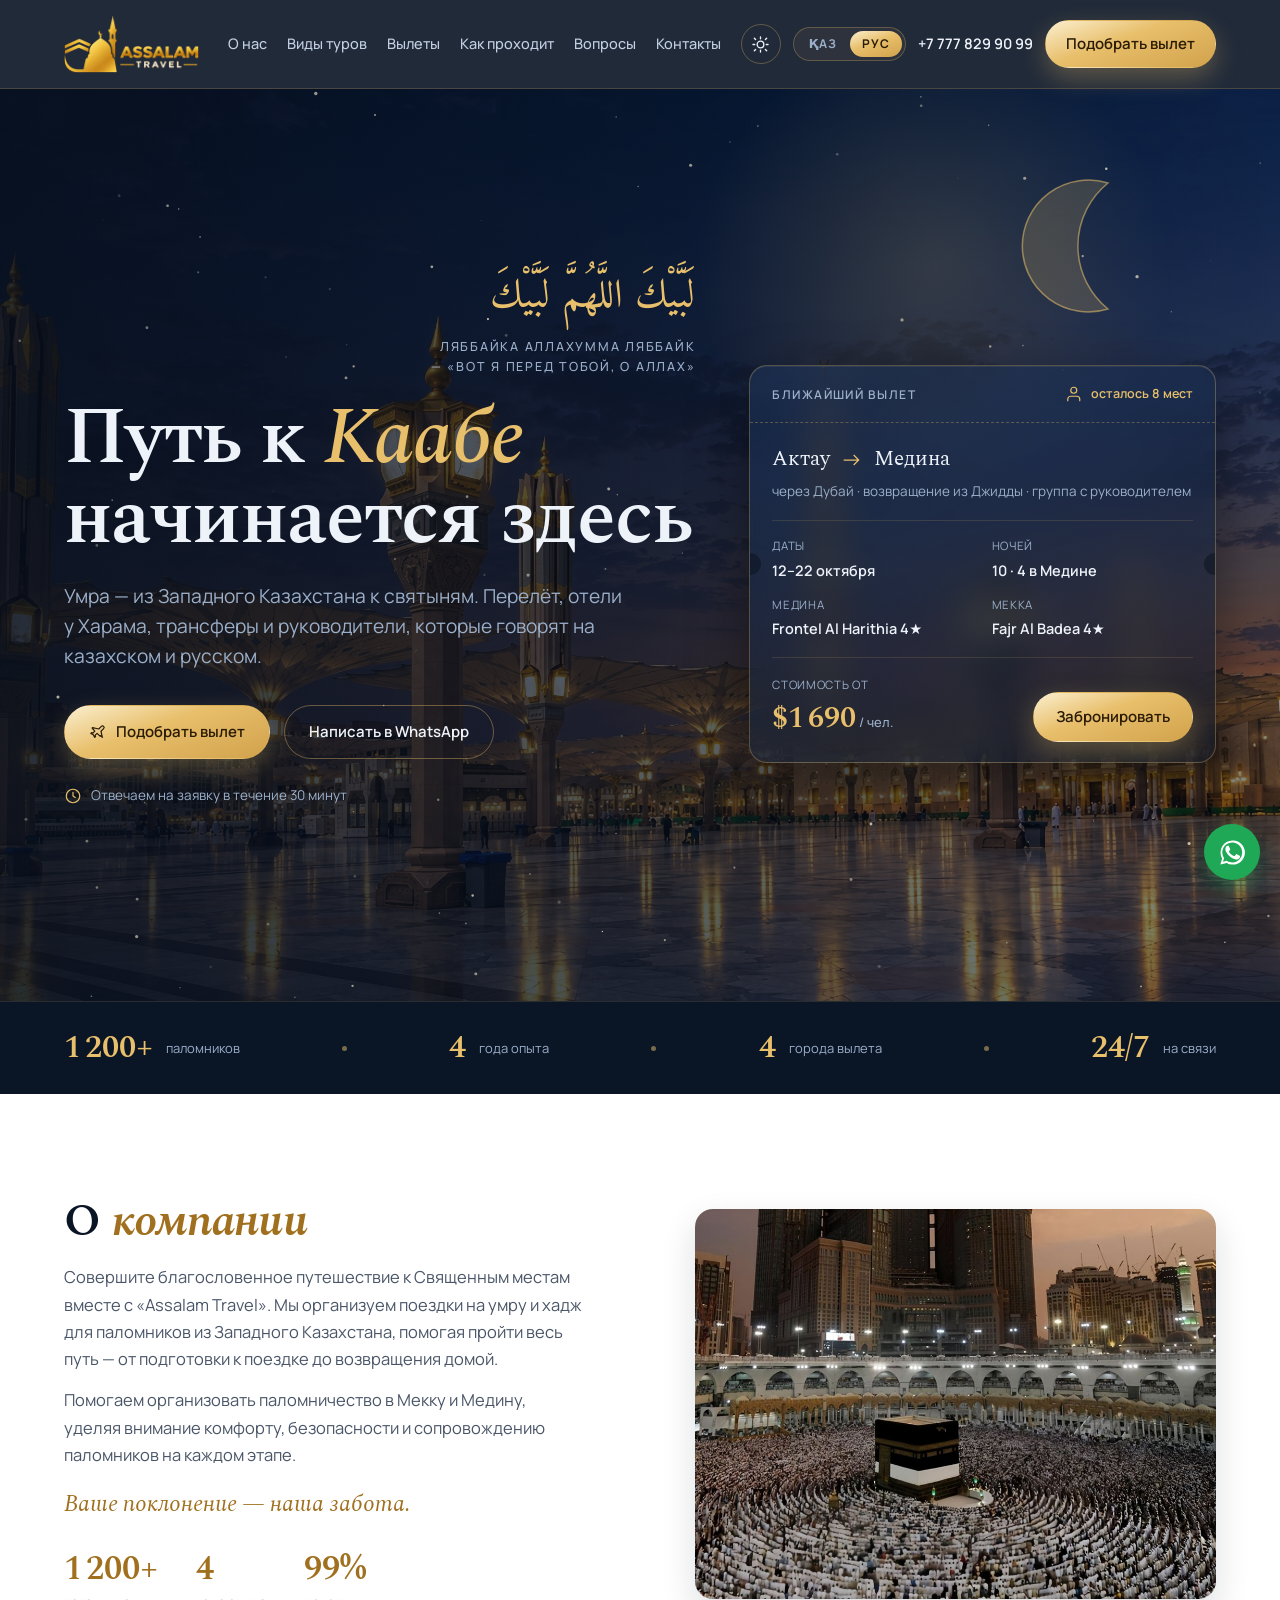
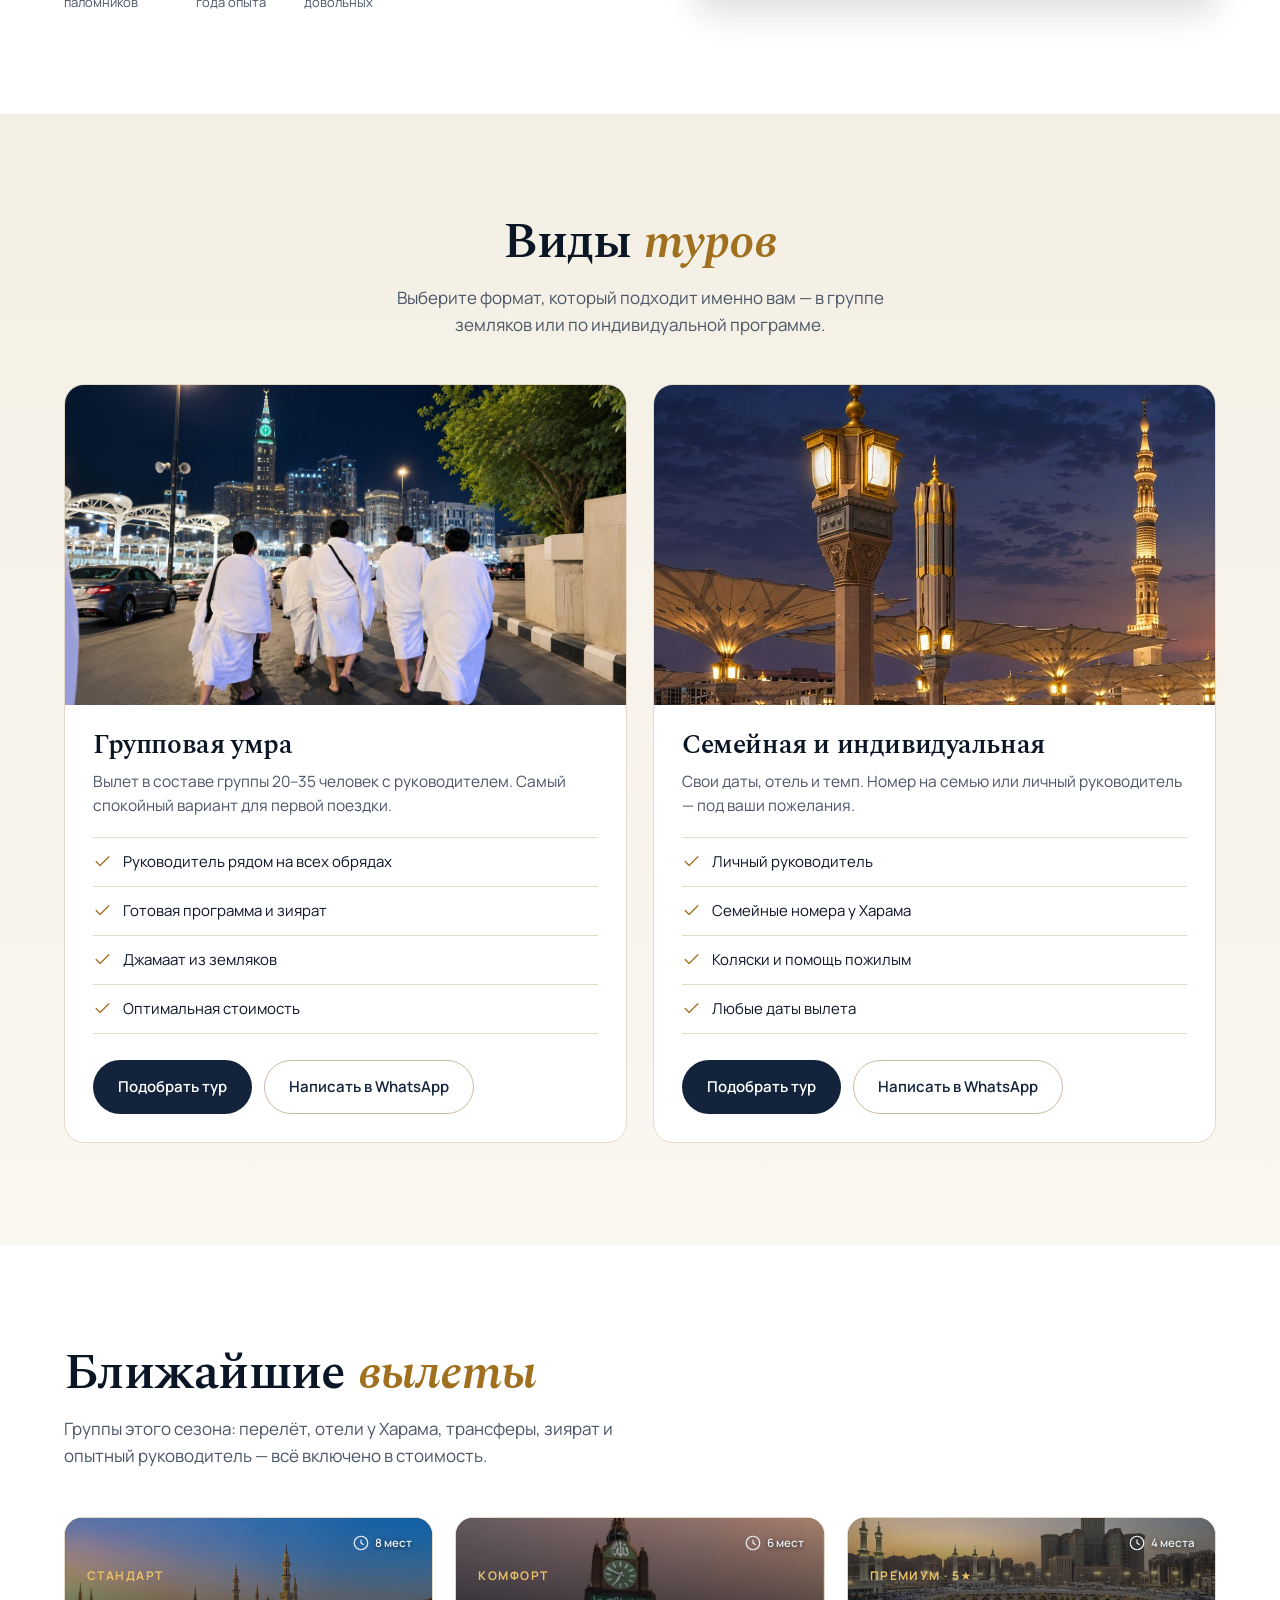
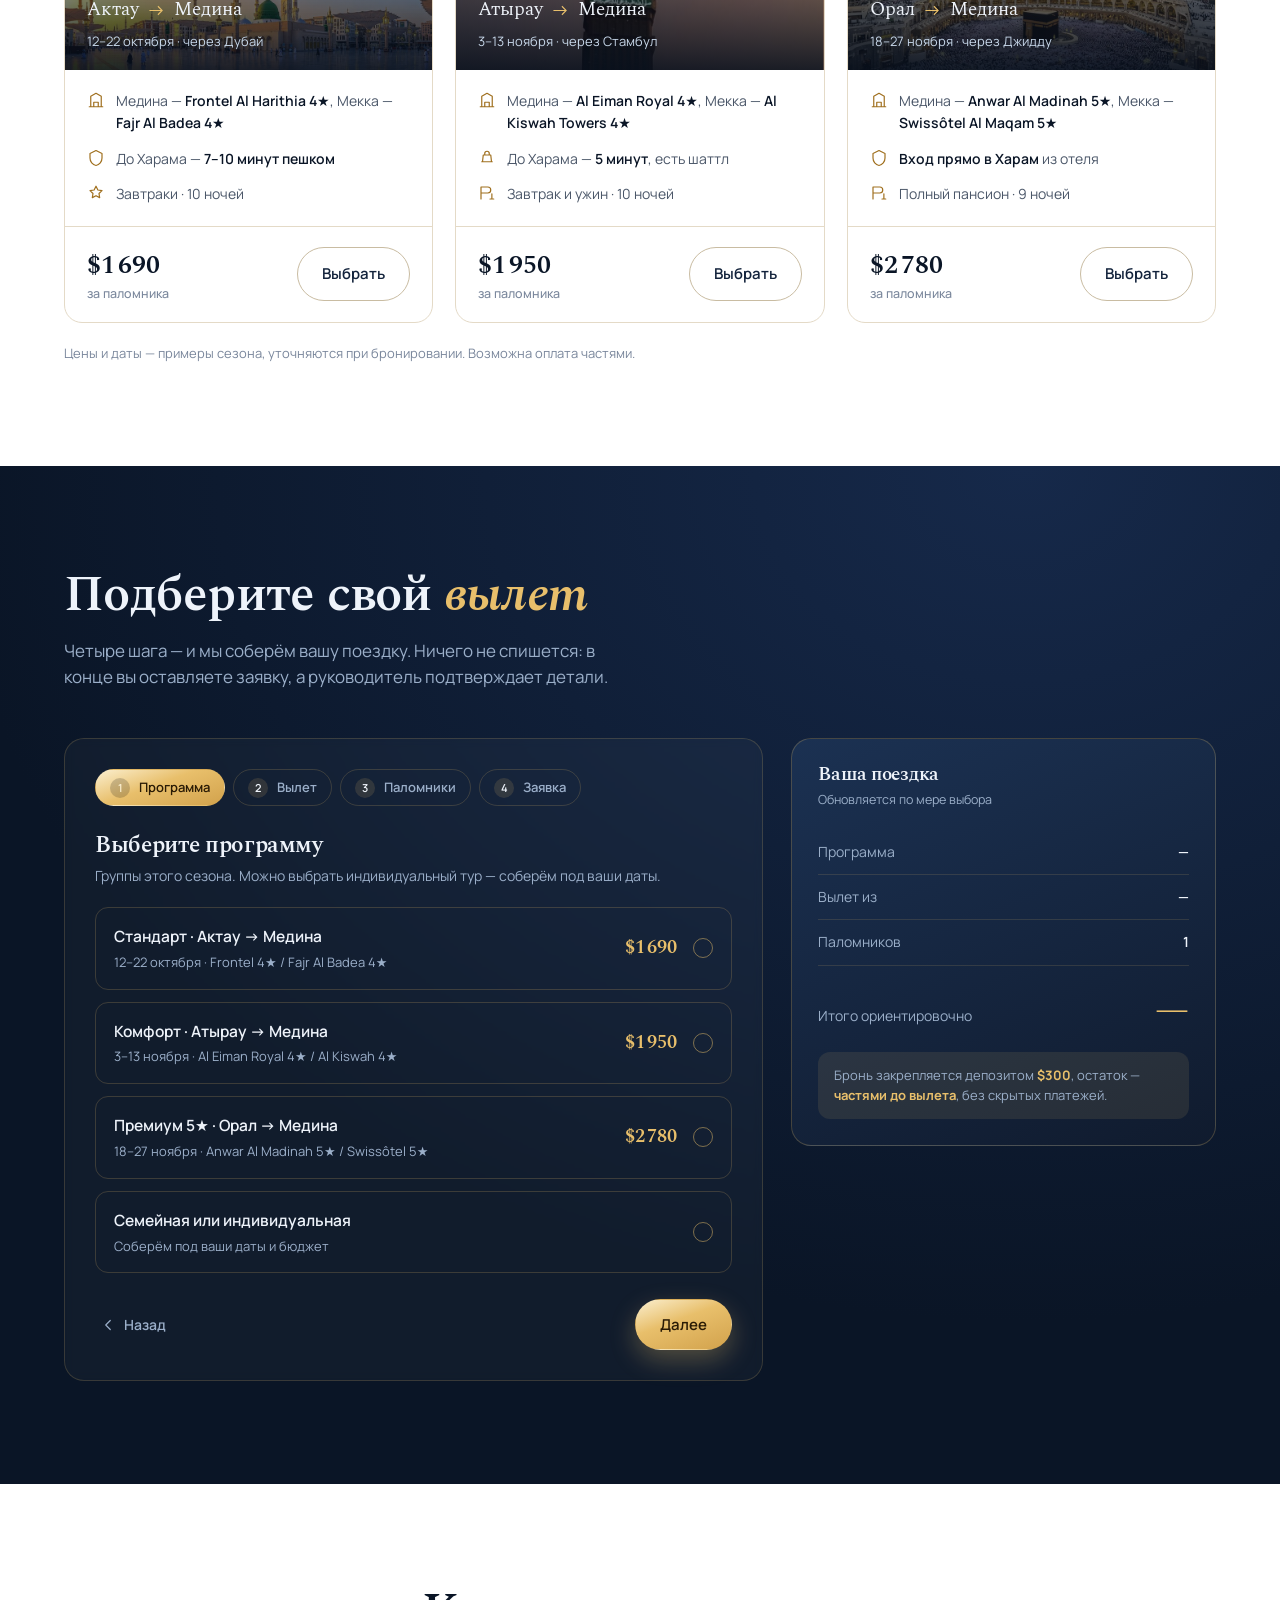
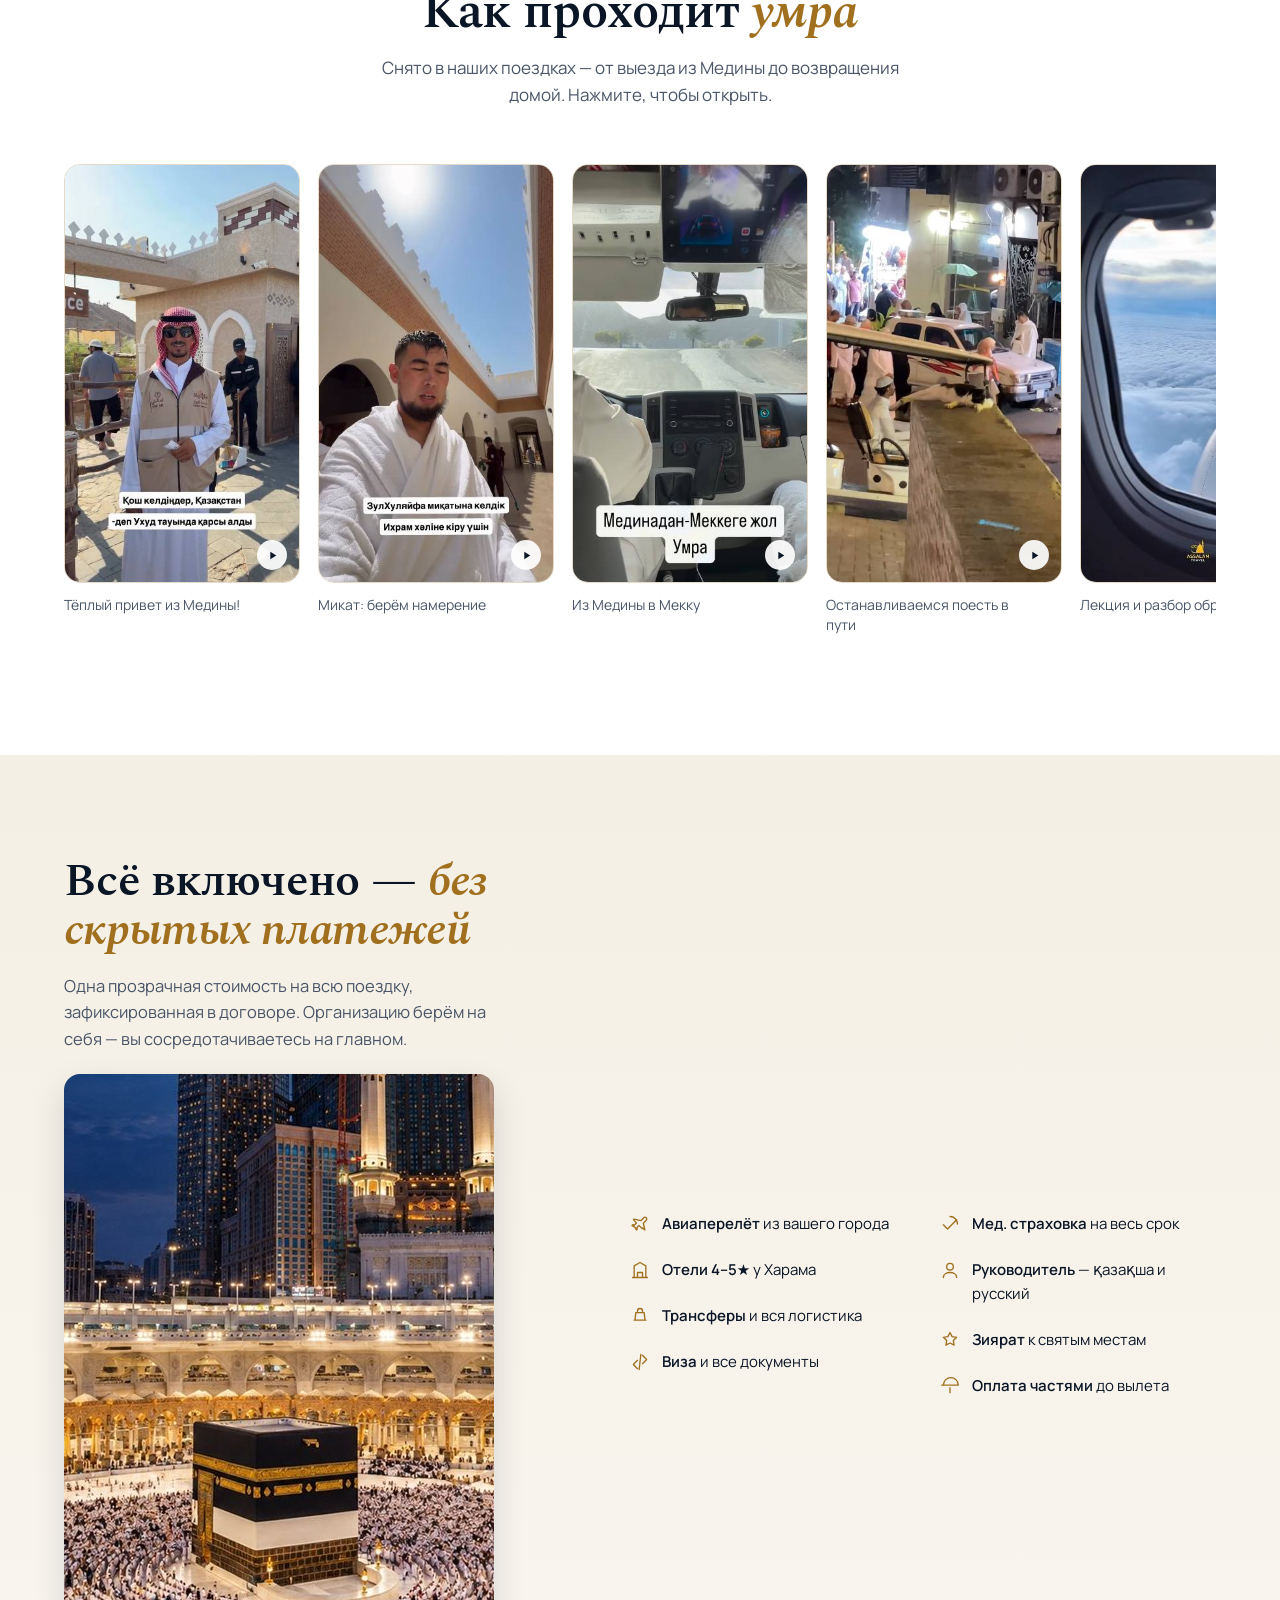
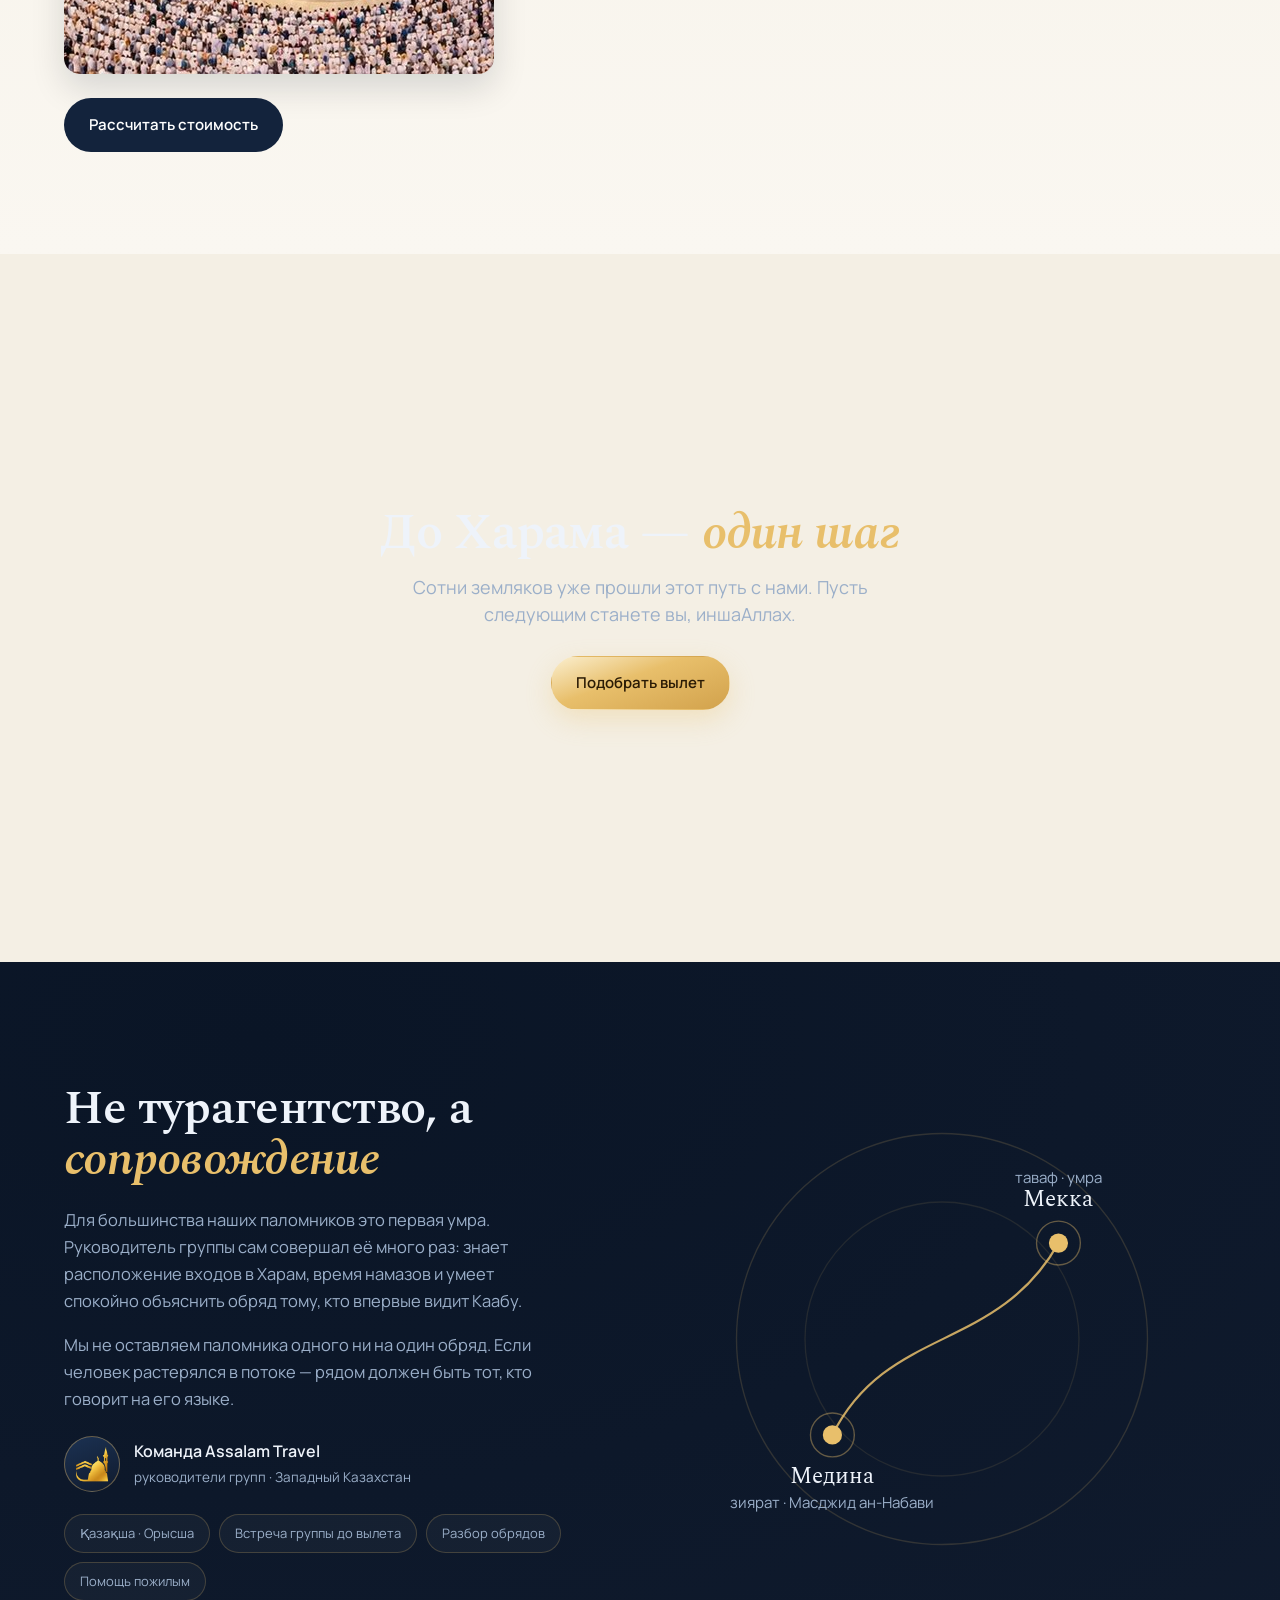
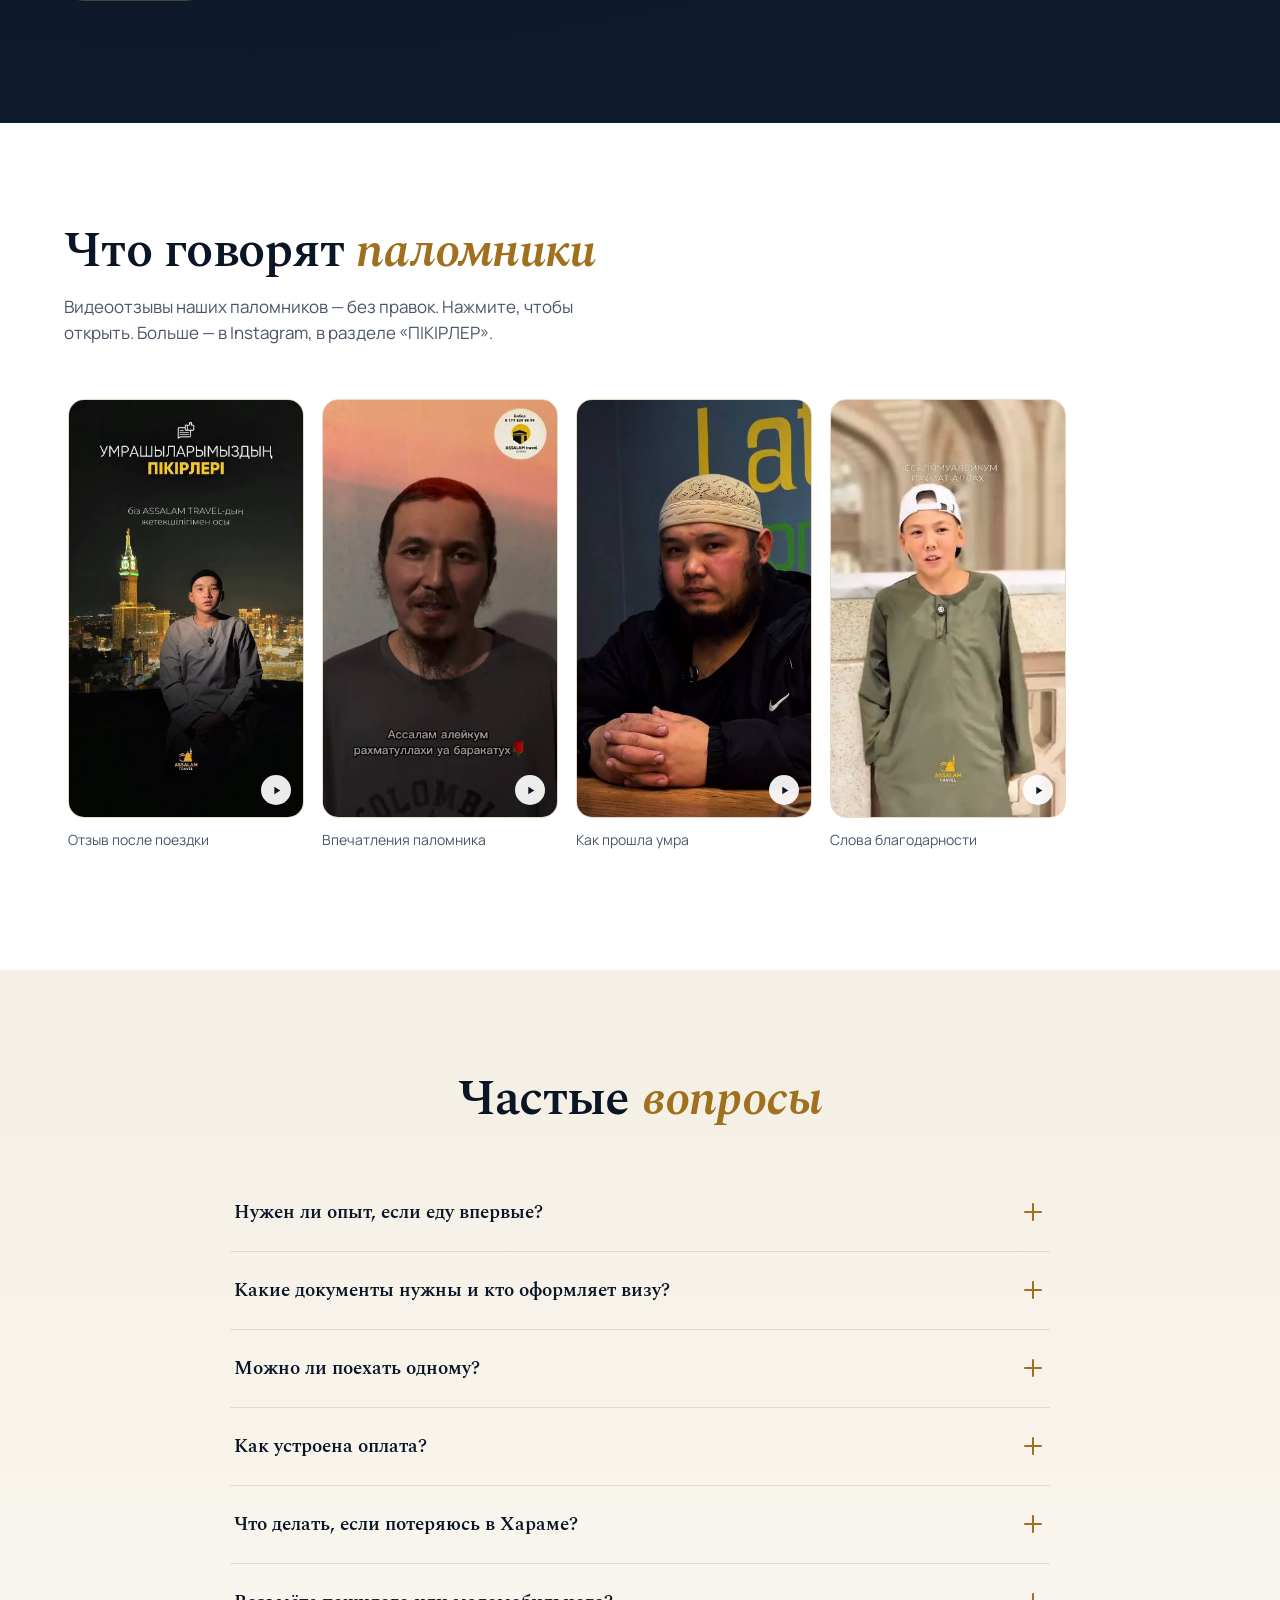
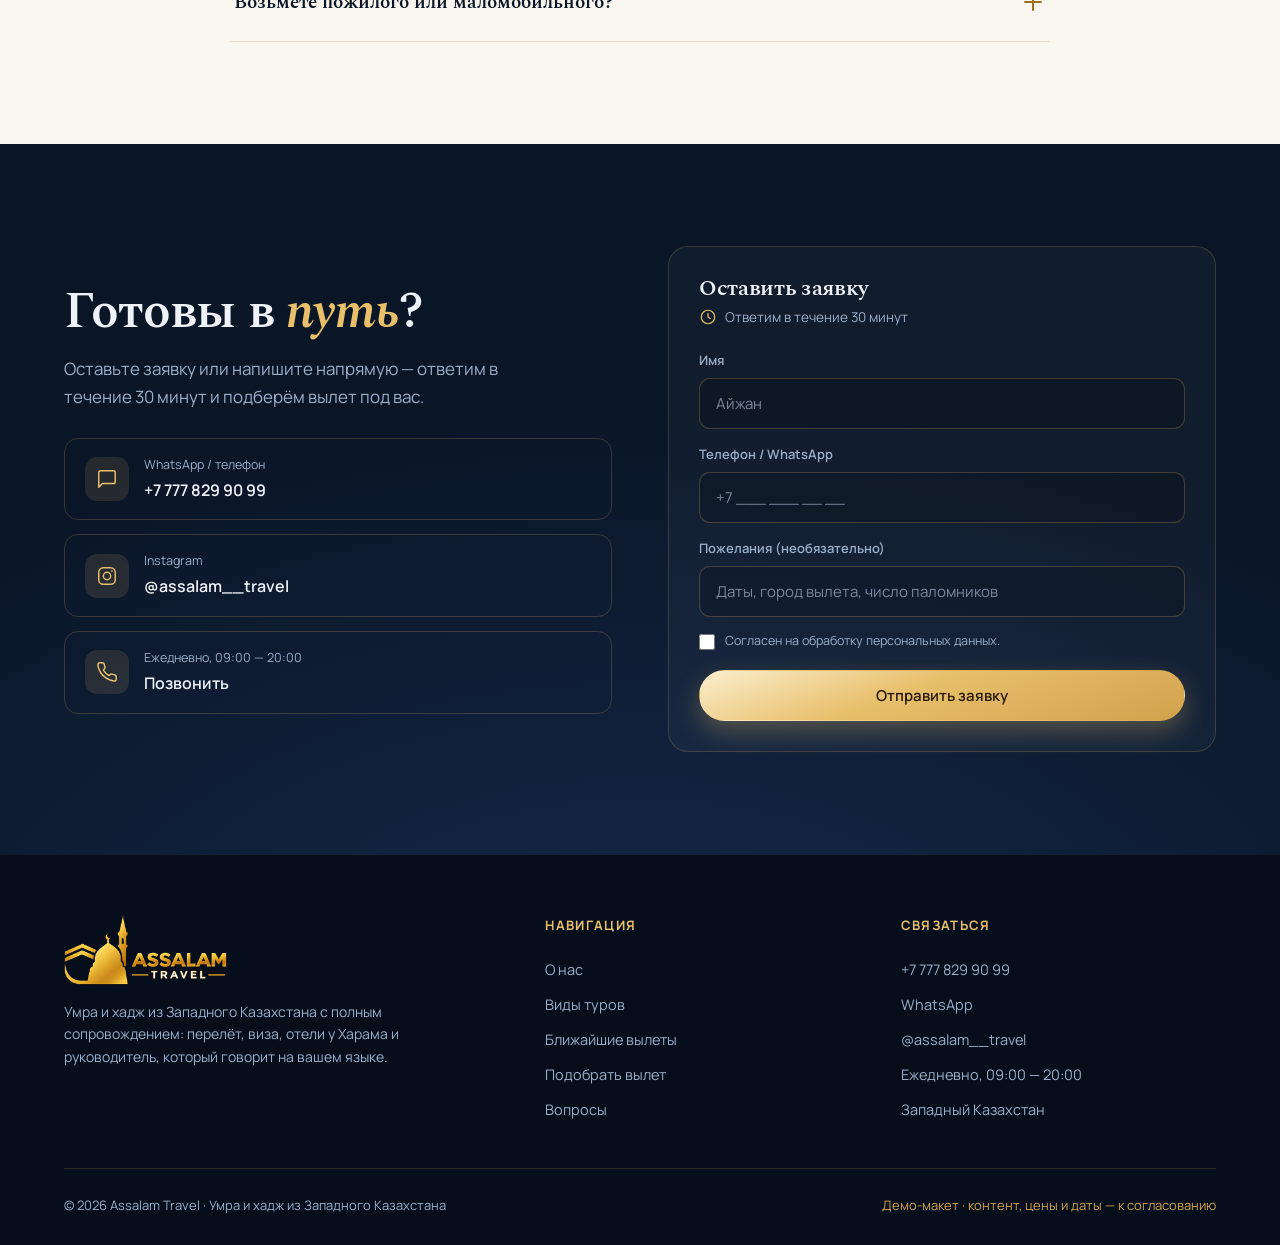
<file: public/index.html>
<!doctype html>
<html lang="ru" class="no-js">
<head>
<meta charset="utf-8">
<meta name="viewport" content="width=device-width,initial-scale=1">
<title>Assalam Travel — умра из Западного Казахстана</title>
<meta name="description" content="Умра и хадж из Актау, Атырау, Орала и Актобе. Перелёт, виза, отели рядом с Харамом, трансферы и руководители, которые говорят на казахском и русском. Сопровождение 24/7.">
<!-- Сайт открывается в ночной теме независимо от настроек системы,
     поэтому цвет один; при переключении на дневную его меняет main.js -->
<meta name="theme-color" content="#0A1526">
<link rel="icon" href="assets/img/favicon.png" type="image/png">
<link rel="apple-touch-icon" href="assets/img/favicon.png">

<!-- Превью для WhatsApp, Telegram и соцсетей.
     Пути относительные — работают на любом домене. Когда домен будет
     подключён, замените их на абсолютные (https://домен/assets/img/og.jpg)
     и добавьте <link rel="canonical">: часть сервисов не умеет
     разворачивать относительные адреса. -->
<meta property="og:type" content="website">
<meta property="og:site_name" content="Assalam Travel">
<meta property="og:title" content="Assalam Travel — умра из Западного Казахстана">
<meta property="og:description" content="Перелёт, виза, отели у Харама и руководитель, который говорит на вашем языке. Вылеты из Актау, Атырау, Орала и Актобе.">
<meta property="og:locale" content="ru_KZ">
<meta property="og:locale:alternate" content="kk_KZ">
<meta property="og:image" content="assets/img/og.jpg">
<meta property="og:image:width" content="1200">
<meta property="og:image:height" content="630">
<meta property="og:image:alt" content="Assalam Travel — умра из Западного Казахстана">
<meta name="twitter:card" content="summary_large_image">

<link rel="preconnect" href="https://fonts.googleapis.com">
<link rel="preconnect" href="https://fonts.gstatic.com" crossorigin>
<link rel="stylesheet" href="https://fonts.googleapis.com/css2?family=Spectral:ital,wght@0,400;0,500;0,600;0,700;1,400;1,500;1,600&family=Manrope:wght@400;500;600;700;800&family=Amiri:wght@400;700&display=swap">
<link rel="stylesheet" href="assets/css/styles.css">

<!-- Фон героя — самая крупная картинка первого экрана. Он приходит из CSS,
     поэтому браузер находит его поздно; preload возвращает ему приоритет. -->
<link rel="preload" as="image" href="assets/img/hero-desktop.jpg" media="(min-width:601px)">
<link rel="preload" as="image" href="assets/img/hero-mobile.jpg" media="(max-width:600px)">
</head>
<body>
<script>
/* Тема и класс js ставятся до первой отрисовки — иначе страница моргнёт */
(function () {
  var r = document.documentElement;
  r.className = 'js';
  var t = null;
  try { t = localStorage.getItem('assalam-theme'); } catch (e) {}
  /* Первый заход — всегда ночь: с неё начинается сайт, светлую тему
     посетитель включает сам, и дальше она уже запоминается. */
  r.setAttribute('data-theme', t || 'dark');
})();
</script>

<a class="skip" href="#book" data-i18n="skip">Перейти к подбору вылета</a>

<!-- ============ ШАПКА ============ -->
<header class="nav">
  <div class="wrap nav-in">
    <a class="brand" href="#top" aria-label="Assalam Travel">
      <img src="assets/img/logo-full.png" alt="Assalam Travel" width="560" height="240">
    </a>
    <nav class="nav-links" aria-label="Основная навигация">
      <a href="#about" data-i18n="nav.about">О нас</a>
      <a href="#types" data-i18n="nav.types">Виды туров</a>
      <a href="#deps" data-i18n="nav.deps">Вылеты</a>
      <a href="#journey" data-i18n="nav.journey">Как проходит</a>
      <a href="#faq" data-i18n="nav.faq">Вопросы</a>
      <a href="#contact" data-i18n="nav.contact">Контакты</a>
    </nav>
    <div class="nav-cta">
      <button class="theme-toggle" id="themeBtn" type="button" aria-label="Включить светлую тему">
        <svg class="t-sun" viewBox="0 0 24 24" aria-hidden="true"><circle cx="12" cy="12" r="4.2"/><path d="M12 2.5v2.2M12 19.3v2.2M4.2 4.2l1.6 1.6M18.2 18.2l1.6 1.6M2.5 12h2.2M19.3 12h2.2M4.2 19.8l1.6-1.6M18.2 5.8l1.6-1.6"/></svg>
        <svg class="t-moon" viewBox="0 0 24 24" aria-hidden="true"><path d="M20 14.5A8.5 8.5 0 0 1 9.5 4a8.5 8.5 0 1 0 10.5 10.5Z"/></svg>
      </button>
      <div class="langsw" role="group" aria-label="Тіл / Язык">
        <button type="button" data-lang-btn="kz" aria-pressed="false">ҚАЗ</button>
        <button type="button" data-lang-btn="ru" aria-pressed="true">РУС</button>
      </div>
      <span class="nav-phone">+7 777 829 90 99</span>
      <a href="#book" class="btn btn-gold" style="padding:11px 20px" data-i18n="cta.pick">Подобрать вылет</a>
      <button class="burger" aria-label="Меню" aria-expanded="false" id="burger">
        <svg class="ic" viewBox="0 0 24 24"><path d="M3 6h18M3 12h18M3 18h18"/></svg>
      </button>
    </div>
  </div>
  <div class="mobile-menu" id="mobileMenu">
    <a href="#about" data-i18n="nav.about">О нас</a>
    <a href="#types" data-i18n="nav.types">Виды туров</a>
    <a href="#deps" data-i18n="nav.deps">Вылеты</a>
    <a href="#journey" data-i18n="nav.journeyLong">Как проходит умра</a>
    <a href="#reviews" data-i18n="nav.reviews">Отзывы</a>
    <a href="#faq" data-i18n="nav.faq">Вопросы</a>
    <a href="#contact" data-i18n="nav.contact">Контакты</a>
  </div>
</header>

<!-- ============ ГЕРОЙ ============ -->
<a id="top"></a>
<section class="hero">
  <canvas id="stars" aria-hidden="true"></canvas>
  <div class="hero-glow" aria-hidden="true"></div>
  <svg class="sky-body moon" viewBox="0 0 100 100" aria-hidden="true" fill="none">
    <path d="M62 8a44 44 0 1 0 0 84A54 54 0 0 1 62 8Z" fill="rgba(232,191,107,.18)" stroke="rgba(232,191,107,.55)" stroke-width="1"/>
  </svg>
  <svg class="sky-body sun" viewBox="0 0 100 100" aria-hidden="true" fill="none">
    <circle cx="50" cy="50" r="29" fill="rgba(232,191,107,.24)" stroke="rgba(160,112,31,.75)" stroke-width="1.8"/>
    <g stroke="rgba(160,112,31,.62)" stroke-width="1.8" stroke-linecap="round">
      <path d="M50 14V3M50 86v11M14 50H3M86 50h11M25 25l-7.8-7.8M75 75l7.8 7.8M75 25l7.8-7.8M25 75l-7.8 7.8"/>
    </g>
  </svg>
  <div class="wrap hero-in">
    <div>
      <p class="talbiya">لَبَّيْكَ اللَّهُمَّ لَبَّيْكَ
        <small data-i18n="hero.talbiya">Ляббайка Аллахумма Ляббайк — «Вот я перед Тобой, о Аллах»</small>
      </p>
      <h1 data-i18n="hero.h1">Путь к <em>Каабе</em><br>начинается здесь</h1>
      <p class="lead" data-i18n="hero.lead">Умра — из Западного Казахстана к святыням. Перелёт, отели у Харама, трансферы и руководители, которые говорят на казахском и русском.</p>
      <div class="hero-cta">
        <a href="#book" class="btn btn-gold">
          <svg class="ic ic-sm" viewBox="0 0 24 24"><path d="M17.8 19.2 16 11l3.5-3.5a2.1 2.1 0 0 0-3-3L13 8 4.8 6.2a.5.5 0 0 0-.5.8l3.5 3.9-2.4 2.4-2-.4-1 1 3.4 1.9 1.9 3.4 1-1-.4-2 2.4-2.4 3.9 3.5a.5.5 0 0 0 .8-.5Z"/></svg>
          <span data-i18n="cta.pick">Подобрать вылет</span>
        </a>
        <a href="https://wa.me/77778299099" class="btn btn-ghost-night" target="_blank" rel="noopener" data-i18n="cta.wa">Написать в WhatsApp</a>
      </div>
      <p class="hero-note">
        <svg class="ic ic-sm" viewBox="0 0 24 24"><circle cx="12" cy="12" r="9"/><path d="M12 7v5l3 2"/></svg>
        <span data-i18n="hero.note">Отвечаем на заявку в течение 30 минут</span>
      </p>
    </div>

    <div class="pass" aria-label="Ближайший вылет">
      <div class="pass-head">
        <span class="lab" data-i18n="pass.lab">Ближайший вылет</span>
        <span class="seats"><svg class="ic ic-sm" viewBox="0 0 24 24"><path d="M17 21v-2a4 4 0 0 0-4-4H5a4 4 0 0 0-4 4v2"/><circle cx="9" cy="7" r="4"/></svg><span data-i18n="pass.seats">осталось 8 мест</span></span>
      </div>
      <div class="pass-body">
        <div class="pass-route">
          <span data-i18n="pass.from">Актау</span>
          <svg viewBox="0 0 24 24" fill="none" stroke="currentColor"><path d="M2 12h18M14 6l6 6-6 6"/></svg>
          <span data-i18n="pass.to">Медина</span>
        </div>
        <p class="pass-sub" data-i18n="pass.sub">через Дубай · возвращение из Джидды · группа с руководителем</p>
        <div class="pass-grid">
          <div><div class="k" data-i18n="pass.kDates">Даты</div><div class="v" data-i18n="pass.vDates">12–22 октября</div></div>
          <div><div class="k" data-i18n="pass.kNights">Ночей</div><div class="v" data-i18n="pass.vNights">10 · 4 в Медине</div></div>
          <div><div class="k" data-i18n="pass.kMedina">Медина</div><div class="v">Frontel Al Harithia 4★</div></div>
          <div><div class="k" data-i18n="pass.kMecca">Мекка</div><div class="v">Fajr Al Badea 4★</div></div>
        </div>
        <div class="pass-foot">
          <div class="pass-price">
            <div class="k" data-i18n="pass.priceK">Стоимость от</div>
            <div class="v">$1&thinsp;690<small data-i18n="pass.per"> / чел.</small></div>
          </div>
          <a href="#book" class="btn btn-gold" style="padding:12px 22px" data-pick="oct-std" data-i18n="pass.book">Забронировать</a>
        </div>
      </div>
    </div>
  </div>
</section>

<!-- ============ ПОЛОСА ДОВЕРИЯ ============ -->
<div class="proof">
  <div class="wrap proof-in">
    <div class="proof-item"><span class="n" data-to="1200" data-suffix="+">1 200+</span><span class="t" data-i18n="proof.1">паломников</span></div>
    <span class="proof-dot"></span>
    <div class="proof-item"><span class="n" data-to="4">4</span><span class="t" data-i18n="proof.2">года опыта</span></div>
    <span class="proof-dot"></span>
    <div class="proof-item"><span class="n" data-to="4">4</span><span class="t" data-i18n="proof.3">города вылета</span></div>
    <span class="proof-dot"></span>
    <div class="proof-item"><span class="n">24/7</span><span class="t" data-i18n="proof.4">на связи</span></div>
  </div>
</div>

<!-- ============ О КОМПАНИИ ============ -->
<section class="cream-sec" id="about">
  <div class="wrap about-wrap">
    <div class="about-lead reveal">
      <h2 data-i18n="about.h2">О <em>компании</em></h2>
      <p data-i18n="about.p">Совершите благословенное путешествие к Священным местам вместе с «Assalam Travel». Мы организуем поездки на умру и хадж для паломников из Западного Казахстана, помогая пройти весь путь — от подготовки к поездке до возвращения домой.</p>
      <p data-i18n="about.p2">Помогаем организовать паломничество в Мекку и Медину, уделяя внимание комфорту, безопасности и сопровождению паломников на каждом этапе.</p>
      <p class="about-motto" data-i18n="about.motto">Ваше поклонение — наша забота.</p>
      <div class="about-stats">
        <div class="about-stat"><div class="n" data-to="1200" data-suffix="+">1 200+</div><div class="t" data-i18n="about.s1">паломников</div></div>
        <div class="about-stat"><div class="n" data-to="4">4</div><div class="t" data-i18n="about.s2">года опыта</div></div>
        <div class="about-stat"><div class="n" data-to="99" data-suffix="%">99%</div><div class="t" data-i18n="about.s3">довольных</div></div>
      </div>
    </div>
    <div class="about-photo reveal"><img src="assets/img/about.jpg" data-i18n-alt="alt.about" alt="Паломники совершают таваф вокруг Каабы" loading="lazy" width="1000" height="750"></div>
  </div>
</section>

<!-- ============ ВИДЫ ТУРОВ ============ -->
<section class="dawn" id="types">
  <div class="wrap">
    <div class="sec-head reveal" style="text-align:center;margin:0 auto 46px">
      <h2 data-i18n="types.h2">Виды <em>туров</em></h2>
      <p style="margin-left:auto;margin-right:auto" data-i18n="types.p">Выберите формат, который подходит именно вам — в группе земляков или по индивидуальной программе.</p>
    </div>
    <div class="types">
      <article class="type reveal">
        <div class="type-photo" style="background-image:url('assets/img/type-group.jpg')"></div>
        <div class="type-body">
          <h3 data-i18n="types.g.h">Групповая умра</h3>
          <p data-i18n="types.g.p">Вылет в составе группы 20–35 человек с руководителем. Самый спокойный вариант для первой поездки.</p>
          <ul class="type-feats">
            <li><svg class="ic" viewBox="0 0 24 24" fill="none" stroke="currentColor" stroke-width="1.8"><path d="M20 6 9 17l-5-5"/></svg><span data-i18n="types.g.1">Руководитель рядом на всех обрядах</span></li>
            <li><svg class="ic" viewBox="0 0 24 24" fill="none" stroke="currentColor" stroke-width="1.8"><path d="M20 6 9 17l-5-5"/></svg><span data-i18n="types.g.2">Готовая программа и зиярат</span></li>
            <li><svg class="ic" viewBox="0 0 24 24" fill="none" stroke="currentColor" stroke-width="1.8"><path d="M20 6 9 17l-5-5"/></svg><span data-i18n="types.g.3">Джамаат из земляков</span></li>
            <li><svg class="ic" viewBox="0 0 24 24" fill="none" stroke="currentColor" stroke-width="1.8"><path d="M20 6 9 17l-5-5"/></svg><span data-i18n="types.g.4">Оптимальная стоимость</span></li>
          </ul>
          <div class="type-cta">
            <a href="#book" class="btn btn-deep" data-i18n="cta.pickTour">Подобрать тур</a>
            <a href="https://wa.me/77778299099" class="btn btn-ghost" target="_blank" rel="noopener" data-i18n="cta.wa">Написать в WhatsApp</a>
          </div>
        </div>
      </article>
      <article class="type reveal">
        <div class="type-photo" style="background-image:url('assets/img/type-solo.jpg')"></div>
        <div class="type-body">
          <h3 data-i18n="types.i.h">Семейная и индивидуальная</h3>
          <p data-i18n="types.i.p">Свои даты, отель и темп. Номер на семью или личный руководитель — под ваши пожелания.</p>
          <ul class="type-feats">
            <li><svg class="ic" viewBox="0 0 24 24" fill="none" stroke="currentColor" stroke-width="1.8"><path d="M20 6 9 17l-5-5"/></svg><span data-i18n="types.i.1">Личный руководитель</span></li>
            <li><svg class="ic" viewBox="0 0 24 24" fill="none" stroke="currentColor" stroke-width="1.8"><path d="M20 6 9 17l-5-5"/></svg><span data-i18n="types.i.2">Семейные номера у Харама</span></li>
            <li><svg class="ic" viewBox="0 0 24 24" fill="none" stroke="currentColor" stroke-width="1.8"><path d="M20 6 9 17l-5-5"/></svg><span data-i18n="types.i.3">Коляски и помощь пожилым</span></li>
            <li><svg class="ic" viewBox="0 0 24 24" fill="none" stroke="currentColor" stroke-width="1.8"><path d="M20 6 9 17l-5-5"/></svg><span data-i18n="types.i.4">Любые даты вылета</span></li>
          </ul>
          <div class="type-cta">
            <a href="#book" class="btn btn-deep" data-i18n="cta.pickTour">Подобрать тур</a>
            <a href="https://wa.me/77778299099" class="btn btn-ghost" target="_blank" rel="noopener" data-i18n="cta.wa">Написать в WhatsApp</a>
          </div>
        </div>
      </article>
    </div>
  </div>
</section>

<!-- ============ ВЫЛЕТЫ ============ -->
<section class="cream-sec" id="deps">
  <div class="wrap">
    <div class="sec-head reveal">
      <h2 data-i18n="deps.h2">Ближайшие <em>вылеты</em></h2>
      <p data-i18n="deps.p">Группы этого сезона: перелёт, отели у Харама, трансферы, зиярат и опытный руководитель — всё включено в стоимость.</p>
    </div>
    <div class="deps">
      <article class="dep reveal">
        <div class="dep-top" style="background-image:linear-gradient(180deg,rgba(7,15,28,.15),rgba(7,15,28,.9)),url('assets/img/dep-1.jpg')">
          <div class="dep-tier" data-i18n="deps.1.tier">Стандарт</div>
          <div class="dep-route"><span data-i18n="deps.1.from">Актау</span> <svg viewBox="0 0 24 24" fill="none" stroke="currentColor"><path d="M2 12h18M14 6l6 6-6 6"/></svg> <span data-i18n="pass.to">Медина</span></div>
          <div class="dep-dates" data-i18n="deps.1.dates">12–22 октября · через Дубай</div>
          <span class="seat-pill"><svg class="ic ic-sm" viewBox="0 0 24 24"><circle cx="12" cy="12" r="9"/><path d="M12 8v4l3 2"/></svg><span data-i18n="deps.1.seats">8 мест</span></span>
        </div>
        <div class="dep-body">
          <div class="dep-row"><svg class="ic" viewBox="0 0 24 24"><path d="M3 21h18M5 21V7l7-4 7 4v14M9 21v-6h6v6"/></svg><span data-i18n="deps.1.r1">Медина — <b>Frontel Al Harithia 4★</b>, Мекка — <b>Fajr Al Badea 4★</b></span></div>
          <div class="dep-row"><svg class="ic" viewBox="0 0 24 24"><path d="M12 2 4 6v6c0 5 3.4 9.4 8 10 4.6-.6 8-5 8-10V6z"/></svg><span data-i18n="deps.1.r2">До Харама — <b>7–10 минут пешком</b></span></div>
          <div class="dep-row"><svg class="ic" viewBox="0 0 24 24"><path d="M12 3l2.5 5 5.5.8-4 3.9.9 5.5-4.9-2.6-4.9 2.6.9-5.5-4-3.9 5.5-.8z"/></svg><span data-i18n="deps.1.r3">Завтраки · 10 ночей</span></div>
        </div>
        <div class="dep-foot">
          <div class="dep-price">$1&thinsp;690<small data-i18n="deps.per">за паломника</small></div>
          <a href="#book" class="btn btn-ghost" data-pick="oct-std" data-i18n="cta.choose">Выбрать</a>
        </div>
      </article>

      <article class="dep reveal">
        <div class="dep-top" style="background-image:linear-gradient(180deg,rgba(7,15,28,.15),rgba(7,15,28,.9)),url('assets/img/dep-2.jpg')">
          <div class="dep-tier" data-i18n="deps.2.tier">Комфорт</div>
          <div class="dep-route"><span data-i18n="deps.2.from">Атырау</span> <svg viewBox="0 0 24 24" fill="none" stroke="currentColor"><path d="M2 12h18M14 6l6 6-6 6"/></svg> <span data-i18n="pass.to">Медина</span></div>
          <div class="dep-dates" data-i18n="deps.2.dates">3–13 ноября · через Стамбул</div>
          <span class="seat-pill"><svg class="ic ic-sm" viewBox="0 0 24 24"><circle cx="12" cy="12" r="9"/><path d="M12 8v4l3 2"/></svg><span data-i18n="deps.2.seats">6 мест</span></span>
        </div>
        <div class="dep-body">
          <div class="dep-row"><svg class="ic" viewBox="0 0 24 24"><path d="M3 21h18M5 21V7l7-4 7 4v14M9 21v-6h6v6"/></svg><span data-i18n="deps.2.r1">Медина — <b>Al Eiman Royal 4★</b>, Мекка — <b>Al Kiswah Towers 4★</b></span></div>
          <div class="dep-row"><svg class="ic" viewBox="0 0 24 24"><path d="M5 17h14M6 17l1-9h10l1 9M9 8V6a3 3 0 0 1 6 0v2"/></svg><span data-i18n="deps.2.r2">До Харама — <b>5 минут</b>, есть шаттл</span></div>
          <div class="dep-row"><svg class="ic" viewBox="0 0 24 24"><path d="M4 4v16M4 12h9a4 4 0 0 0 0-8H4M16 20h5M18.5 20v-7"/></svg><span data-i18n="deps.2.r3">Завтрак и ужин · 10 ночей</span></div>
        </div>
        <div class="dep-foot">
          <div class="dep-price">$1&thinsp;950<small data-i18n="deps.per">за паломника</small></div>
          <a href="#book" class="btn btn-ghost" data-pick="nov-com" data-i18n="cta.choose">Выбрать</a>
        </div>
      </article>

      <article class="dep reveal">
        <div class="dep-top" style="background-image:linear-gradient(180deg,rgba(7,15,28,.15),rgba(7,15,28,.9)),url('assets/img/dep-3.jpg')">
          <div class="dep-tier" data-i18n="deps.3.tier">Премиум · 5★</div>
          <div class="dep-route"><span data-i18n="deps.3.from">Орал</span> <svg viewBox="0 0 24 24" fill="none" stroke="currentColor"><path d="M2 12h18M14 6l6 6-6 6"/></svg> <span data-i18n="pass.to">Медина</span></div>
          <div class="dep-dates" data-i18n="deps.3.dates">18–27 ноября · через Джидду</div>
          <span class="seat-pill"><svg class="ic ic-sm" viewBox="0 0 24 24"><circle cx="12" cy="12" r="9"/><path d="M12 8v4l3 2"/></svg><span data-i18n="deps.3.seats">4 места</span></span>
        </div>
        <div class="dep-body">
          <div class="dep-row"><svg class="ic" viewBox="0 0 24 24"><path d="M3 21h18M5 21V7l7-4 7 4v14M9 21v-6h6v6"/></svg><span data-i18n="deps.3.r1">Медина — <b>Anwar Al Madinah 5★</b>, Мекка — <b>Swissôtel Al Maqam 5★</b></span></div>
          <div class="dep-row"><svg class="ic" viewBox="0 0 24 24"><path d="M12 2 4 6v6c0 5 3.4 9.4 8 10 4.6-.6 8-5 8-10V6z"/></svg><span data-i18n="deps.3.r2"><b>Вход прямо в Харам</b> из отеля</span></div>
          <div class="dep-row"><svg class="ic" viewBox="0 0 24 24"><path d="M4 4v16M4 12h9a4 4 0 0 0 0-8H4M16 20h5M18.5 20v-7"/></svg><span data-i18n="deps.3.r3">Полный пансион · 9 ночей</span></div>
        </div>
        <div class="dep-foot">
          <div class="dep-price">$2&thinsp;780<small data-i18n="deps.per">за паломника</small></div>
          <a href="#book" class="btn btn-ghost" data-pick="nov-prem" data-i18n="cta.choose">Выбрать</a>
        </div>
      </article>
    </div>
    <p class="deps-note" data-i18n="deps.note">Цены и даты — примеры сезона, уточняются при бронировании. Возможна оплата частями.</p>
  </div>
</section>

<!-- ============ ПОДБОР ВЫЛЕТА ============ -->
<section class="book" id="book">
  <div class="wrap">
    <div class="sec-head reveal">
      <h2 data-i18n="book.h2">Подберите свой <em>вылет</em></h2>
      <p data-i18n="book.p">Четыре шага — и мы соберём вашу поездку. Ничего не спишется: в конце вы оставляете заявку, а руководитель подтверждает детали.</p>
    </div>
    <div class="booker">
      <div class="book-panel">
        <div class="steps-nav" id="stepsNav">
          <div class="snav active" data-s="0"><span class="num">1</span><span data-i18n="book.s1">Программа</span></div>
          <div class="snav" data-s="1"><span class="num">2</span><span data-i18n="book.s2">Вылет</span></div>
          <div class="snav" data-s="2"><span class="num">3</span><span data-i18n="book.s3">Паломники</span></div>
          <div class="snav" data-s="3"><span class="num">4</span><span data-i18n="book.s4">Заявка</span></div>
        </div>

        <div class="step on" data-step="0">
          <h3 data-i18n="book.q1">Выберите программу</h3>
          <p class="hint" data-i18n="book.h1hint">Группы этого сезона. Можно выбрать индивидуальный тур — соберём под ваши даты.</p>
          <div class="opts" id="progOpts"></div>
        </div>

        <div class="step" data-step="1">
          <h3 data-i18n="book.q2">Город вылета</h3>
          <p class="hint" data-i18n="book.h2hint">Организуем вылет из вашего города Западного Казахстана.</p>
          <div class="cities" id="cityOpts"></div>
        </div>

        <div class="step" data-step="2">
          <h3 data-i18n="book.q3">Сколько паломников</h3>
          <p class="hint" data-i18n="book.h3hint">Укажите число взрослых и детей — рассчитаем общую стоимость.</p>
          <div class="stepper-row">
            <div class="sl"><b data-i18n="book.adults">Взрослые</b><span data-i18n="book.adultsAge">от 12 лет</span></div>
            <div class="stepper"><button data-adj="adults" data-d="-1" aria-label="−">−</button><span class="cnt" id="cAdults">1</span><button data-adj="adults" data-d="1" aria-label="+">+</button></div>
          </div>
          <div class="stepper-row">
            <div class="sl"><b data-i18n="book.kids">Дети</b><span data-i18n="book.kidsAge">до 12 лет</span></div>
            <div class="stepper"><button data-adj="kids" data-d="-1" aria-label="−">−</button><span class="cnt" id="cKids">0</span><button data-adj="kids" data-d="1" aria-label="+">+</button></div>
          </div>
        </div>

        <div class="step" data-step="3">
          <h3 data-i18n="book.q4">Ваши контакты</h3>
          <p class="hint" data-i18n="book.h4hint">Руководитель свяжется в течение 30 минут, подтвердит места и ответит на вопросы.</p>
          <div class="field"><label for="fName" data-i18n="book.lName">Как к вам обращаться</label><input id="fName" type="text" placeholder="Мұрат" data-i18n-ph="name" autocomplete="name"></div>
          <div class="field"><label for="fPhone" data-i18n="book.lPhone">Телефон / WhatsApp</label><input id="fPhone" type="tel" placeholder="+7 ___ ___ __ __" data-i18n-ph="phone" autocomplete="tel"></div>
          <label class="consent"><input id="fConsent" type="checkbox"><span data-i18n="book.consent">Согласен на обработку персональных данных и ответ в WhatsApp.</span></label>
        </div>

        <div class="step-actions">
          <button class="link-back" id="btnBack" hidden><svg class="ic ic-sm" viewBox="0 0 24 24"><path d="M15 18l-6-6 6-6"/></svg><span data-i18n="book.back">Назад</span></button>
          <span></span>
          <button class="btn btn-gold" id="btnNext">Далее</button>
        </div>
      </div>

      <aside class="summary" id="summary">
        <h4 data-i18n="sum.h">Ваша поездка</h4>
        <p class="cap" data-i18n="sum.cap">Обновляется по мере выбора</p>
        <div class="sum-row"><span class="k" data-i18n="sum.prog">Программа</span><span class="v" id="sProg">—</span></div>
        <div class="sum-row"><span class="k" data-i18n="sum.city">Вылет из</span><span class="v" id="sCity">—</span></div>
        <div class="sum-row"><span class="k" data-i18n="sum.pax">Паломников</span><span class="v" id="sPax">1</span></div>
        <div class="sum-total"><span class="k" data-i18n="sum.total">Итого ориентировочно</span><span class="v" id="sTotal">—</span></div>
        <div class="sum-dep" data-i18n="sum.dep">Бронь закрепляется депозитом <b>$300</b>, остаток — <b>частями до вылета</b>, без скрытых платежей.</div>
      </aside>
    </div>
  </div>
</section>

<!-- ============ КАК ПРОХОДИТ УМРА ============ -->
<section class="cream-sec journey" id="journey">
  <div class="wrap">
    <div class="sec-head reveal" style="text-align:center;margin:0 auto 52px">
      <h2 data-i18n="journey.h2">Как проходит <em>умра</em></h2>
      <p style="margin-left:auto;margin-right:auto" data-i18n="journey.p">Снято в наших поездках — от выезда из Медины до возвращения домой. Нажмите, чтобы открыть.</p>
    </div>
    <div class="jstrip reveal">
      <figure class="jclip">
        <button type="button" class="jopen" data-full="assets/video/j1.mp4" aria-label="Открыть видео">
          <video src="assets/video/j1.mp4#t=0.6" poster="assets/img/poster/j1.jpg" muted loop playsinline preload="none"></video>
        </button>
        <figcaption data-i18n="v.1">Тёплый привет из Медины!</figcaption>
      </figure>
      <figure class="jclip">
        <button type="button" class="jopen" data-full="assets/video/j2.mp4" aria-label="Открыть видео">
          <video src="assets/video/j2.mp4#t=0.6" poster="assets/img/poster/j2.jpg" muted loop playsinline preload="none"></video>
        </button>
        <figcaption data-i18n="v.2">Микат: берём намерение</figcaption>
      </figure>
      <figure class="jclip">
        <button type="button" class="jopen" data-full="assets/video/j3.mp4" aria-label="Открыть видео">
          <video src="assets/video/j3.mp4#t=0.6" poster="assets/img/poster/j3.jpg" muted loop playsinline preload="none"></video>
        </button>
        <figcaption data-i18n="v.3">Из Медины в Мекку</figcaption>
      </figure>
      <figure class="jclip">
        <button type="button" class="jopen" data-full="assets/video/j4.mp4" aria-label="Открыть видео">
          <video src="assets/video/j4.mp4#t=0.6" poster="assets/img/poster/j4.jpg" muted loop playsinline preload="none"></video>
        </button>
        <figcaption data-i18n="v.4">Останавливаемся поесть в пути</figcaption>
      </figure>
      <figure class="jclip">
        <button type="button" class="jopen" data-full="assets/video/j5.mp4" aria-label="Открыть видео">
          <video src="assets/video/j5.mp4#t=0.6" poster="assets/img/poster/j5.jpg" muted loop playsinline preload="none"></video>
        </button>
        <figcaption data-i18n="v.5">Лекция и разбор обрядов</figcaption>
      </figure>
      <figure class="jclip">
        <button type="button" class="jopen" data-full="assets/video/j6.mp4" aria-label="Открыть видео">
          <video src="assets/video/j6.mp4#t=0.6" poster="assets/img/poster/j6.jpg" muted loop playsinline preload="none"></video>
        </button>
        <figcaption data-i18n="v.6">Совершаем умру вместе</figcaption>
      </figure>
      <figure class="jclip">
        <button type="button" class="jopen" data-full="assets/video/j7.mp4" aria-label="Открыть видео">
          <video src="assets/video/j7.mp4#t=0.6" poster="assets/img/poster/j7.jpg" muted loop playsinline preload="none"></video>
        </button>
        <figcaption data-i18n="v.7">Экскурсия по Мекке</figcaption>
      </figure>
      <figure class="jclip">
        <button type="button" class="jopen" data-full="assets/video/j8.mp4" aria-label="Открыть видео">
          <video src="assets/video/j8.mp4#t=0.6" poster="assets/img/poster/j8.jpg" muted loop playsinline preload="none"></video>
        </button>
        <figcaption data-i18n="v.8">Возвращаемся домой</figcaption>
      </figure>
    </div>
  </div>
</section>

<!-- ============ ЧТО ВХОДИТ ============ -->
<section class="dawn">
  <div class="wrap inc-wrap">
    <div class="inc-lead reveal">
      <h2 data-i18n="inc.h2">Всё включено — <em>без скрытых платежей</em></h2>
      <p data-i18n="inc.p">Одна прозрачная стоимость на всю поездку, зафиксированная в договоре. Организацию берём на себя — вы сосредотачиваетесь на главном.</p>
      <img class="inc-photo" src="assets/img/included.jpg" data-i18n-alt="alt.inc" alt="Кааба и Заповедная мечеть" loading="lazy" width="900" height="600">
      <a href="#book" class="btn btn-deep" data-i18n="inc.cta">Рассчитать стоимость</a>
    </div>
    <ul class="inc-list reveal">
      <li><svg class="ic" viewBox="0 0 24 24"><path d="M17.8 19.2 16 11l3.5-3.5a2.1 2.1 0 0 0-3-3L13 8 4.8 6.2a.5.5 0 0 0-.5.8l3.5 3.9-2.4 2.4-2-.4-1 1 3.4 1.9 1.9 3.4 1-1-.4-2 2.4-2.4 3.9 3.5a.5.5 0 0 0 .8-.5Z"/></svg><div data-i18n="inc.1"><b>Авиаперелёт</b> из вашего города</div></li>
      <li><svg class="ic" viewBox="0 0 24 24"><path d="M3 21h18M5 21V7l7-4 7 4v14M9 21v-6h6v6"/></svg><div data-i18n="inc.2"><b>Отели 4–5★</b> у Харама</div></li>
      <li><svg class="ic" viewBox="0 0 24 24"><path d="M5 17h14M6 17l1-9h10l1 9M9 8V6a3 3 0 0 1 6 0v2"/></svg><div data-i18n="inc.3"><b>Трансферы</b> и вся логистика</div></li>
      <li><svg class="ic" viewBox="0 0 24 24"><path d="M9 20l-5-5 5-5M15 4l5 5-5 5M13 3l-2 18"/></svg><div data-i18n="inc.4"><b>Виза</b> и все документы</div></li>
      <li><svg class="ic" viewBox="0 0 24 24"><path d="M20 7 9 18l-5-5"/><path d="M12 3a9 9 0 0 1 9 9"/></svg><div data-i18n="inc.5"><b>Мед. страховка</b> на весь срок</div></li>
      <li><svg class="ic" viewBox="0 0 24 24"><circle cx="12" cy="8" r="4"/><path d="M4 21c0-4 4-6 8-6s8 2 8 6"/></svg><div data-i18n="inc.6"><b>Руководитель</b> — қазақша и русский</div></li>
      <li><svg class="ic" viewBox="0 0 24 24"><path d="M12 3l2.5 5 5.5.8-4 3.9.9 5.5-4.9-2.6-4.9 2.6.9-5.5-4-3.9 5.5-.8z"/></svg><div data-i18n="inc.7"><b>Зиярат</b> к святым местам</div></li>
      <li><svg class="ic" viewBox="0 0 24 24"><path d="M4 11a9 9 0 0 1 18 0M2 11h20M12 20v-6"/></svg><div data-i18n="inc.8"><b>Оплата частями</b> до вылета</div></li>
    </ul>
  </div>
</section>

<!-- ============ ФОТО-ПОЛОСА ============ -->
<section class="photo-band">
  <div class="wrap">
    <h2 data-i18n="band.h2">До Харама — <em>один шаг</em></h2>
    <p data-i18n="band.p">Сотни земляков уже прошли этот путь с нами. Пусть следующим станете вы, иншаАллах.</p>
    <a href="#book" class="btn btn-gold" data-i18n="cta.pick">Подобрать вылет</a>
  </div>
</section>

<!-- ============ СОПРОВОЖДЕНИЕ ============ -->
<section class="guide" id="guide">
  <div class="wrap guide-in">
    <div class="reveal">
      <h2 data-i18n="guide.h2">Не турагентство, а <em>сопровождение</em></h2>
      <p data-i18n="guide.p1">Для большинства наших паломников это первая умра. Руководитель группы сам совершал её много раз: знает расположение входов в Харам, время намазов и умеет спокойно объяснить обряд тому, кто впервые видит Каабу.</p>
      <p data-i18n="guide.p2">Мы не оставляем паломника одного ни на один обряд. Если человек растерялся в потоке — рядом должен быть тот, кто говорит на его языке.</p>
      <div class="who">
        <span class="av"><img src="assets/img/favicon.png" alt="" aria-hidden="true"></span>
        <div class="nm"><b data-i18n="guide.who">Команда Assalam Travel</b><span data-i18n="guide.role">руководители групп · Западный Казахстан</span></div>
      </div>
      <div class="guide-tags">
        <span data-i18n="guide.t1">Қазақша · Орысша</span>
        <span data-i18n="guide.t2">Встреча группы до вылета</span>
        <span data-i18n="guide.t3">Разбор обрядов</span>
        <span data-i18n="guide.t4">Помощь пожилым</span>
      </div>
    </div>
    <div class="route-map reveal" aria-label="Маршрут паломника: Медина — Мекка">
      <svg id="routeSvg" viewBox="0 0 400 400" fill="none" style="width:100%;height:100%">
        <circle class="orbit" cx="200" cy="200" r="150" stroke="rgba(232,191,107,.16)" stroke-width="1"/>
        <circle class="orbit" cx="200" cy="200" r="100" stroke="rgba(232,191,107,.1)" stroke-width="1"/>
        <path id="routePath" d="M120 270 C 160 190, 240 210, 285 130" stroke="var(--gold)" stroke-width="1.6" stroke-dasharray="4 7" opacity=".85"/>
        <g class="node">
          <circle cx="120" cy="270" r="7" fill="var(--gold)"/>
          <circle cx="120" cy="270" r="16" stroke="rgba(232,191,107,.4)" stroke-width="1"/>
          <text x="120" y="305" fill="var(--on-night)" font-family="Spectral,serif" font-size="17" text-anchor="middle" data-i18n="map.medina">Медина</text>
          <text x="120" y="323" fill="var(--on-night-soft)" font-family="Manrope,sans-serif" font-size="11" text-anchor="middle" data-i18n="map.medinaSub">зиярат · Масджид ан-Набави</text>
        </g>
        <g class="node">
          <circle cx="285" cy="130" r="7" fill="var(--gold)"/>
          <circle cx="285" cy="130" r="16" stroke="rgba(232,191,107,.4)" stroke-width="1"/>
          <text x="285" y="103" fill="var(--on-night)" font-family="Spectral,serif" font-size="17" text-anchor="middle" data-i18n="map.mecca">Мекка</text>
          <text x="285" y="86" fill="var(--on-night-soft)" font-family="Manrope,sans-serif" font-size="11" text-anchor="middle" data-i18n="map.meccaSub">таваф · умра</text>
        </g>
        <g id="twinkles"></g>
      </svg>
    </div>
  </div>
</section>

<!-- ============ ОТЗЫВЫ ============ -->
<section class="cream-sec" id="reviews">
  <div class="wrap">
    <div class="sec-head reveal">
      <h2 data-i18n="rev.h2">Что говорят <em>паломники</em></h2>
      <p data-i18n="rev.p">Видеоотзывы наших паломников — без правок. Нажмите, чтобы открыть. Больше — в Instagram, в разделе «ПІКІРЛЕР».</p>
    </div>
    <div class="jstrip reveal">
      <figure class="jclip">
        <button type="button" class="jopen" data-full="assets/video/r1.mp4" aria-label="Открыть видеоотзыв">
          <video src="assets/video/r1.mp4#t=0.6" poster="assets/img/poster/r1.jpg" muted loop playsinline preload="none"></video>
        </button>
        <figcaption data-i18n="r.1">Отзыв после поездки</figcaption>
      </figure>
      <figure class="jclip">
        <button type="button" class="jopen" data-full="assets/video/r2.mp4" aria-label="Открыть видеоотзыв">
          <video src="assets/video/r2.mp4#t=0.6" poster="assets/img/poster/r2.jpg" muted loop playsinline preload="none"></video>
        </button>
        <figcaption data-i18n="r.2">Впечатления паломника</figcaption>
      </figure>
      <figure class="jclip">
        <button type="button" class="jopen" data-full="assets/video/r3.mp4" aria-label="Открыть видеоотзыв">
          <video src="assets/video/r3.mp4#t=0.6" poster="assets/img/poster/r3.jpg" muted loop playsinline preload="none"></video>
        </button>
        <figcaption data-i18n="r.3">Как прошла умра</figcaption>
      </figure>
      <figure class="jclip">
        <button type="button" class="jopen" data-full="assets/video/r4.mp4" aria-label="Открыть видеоотзыв">
          <video src="assets/video/r4.mp4#t=0.6" poster="assets/img/poster/r4.jpg" muted loop playsinline preload="none"></video>
        </button>
        <figcaption data-i18n="r.4">Слова благодарности</figcaption>
      </figure>
    </div>
  </div>
</section>


<!-- ============ ВОПРОСЫ ============ -->
<section class="dawn" id="faq">
  <div class="wrap">
    <div class="sec-head reveal" style="text-align:center;margin:0 auto 48px">
      <h2 data-i18n="faq.h2">Частые <em>вопросы</em></h2>
    </div>
    <div class="faq-wrap reveal">
      <div class="faq"><button aria-expanded="false"><span data-i18n="faq.q1">Нужен ли опыт, если еду впервые?</span><span class="plus" aria-hidden="true"></span></button><div class="ans"><div class="ans-in"><p data-i18n="faq.a1">Нет. Большинство наших паломников едут впервые. Перед вылетом руководитель проводит встречу и разбирает каждый обряд по шагам, а в поездке идёт рядом и подсказывает. Достаточно желания и намерения.</p></div></div></div>
      <div class="faq"><button aria-expanded="false"><span data-i18n="faq.q2">Какие документы нужны и кто оформляет визу?</span><span class="plus" aria-hidden="true"></span></button><div class="ans"><div class="ans-in"><p data-i18n="faq.a2">От вас — загранпаспорт со сроком действия не менее 6 месяцев на дату вылета и фото. Визу в Саудовскую Аравию, анкеты и бронирования оформляем мы. Прививка от менингита — по действующим требованиям, подскажем, где сделать.</p></div></div></div>
      <div class="faq"><button aria-expanded="false"><span data-i18n="faq.q3">Можно ли поехать одному?</span><span class="plus" aria-hidden="true"></span></button><div class="ans"><div class="ans-in"><p data-i18n="faq.a3">Да. Вы будете в составе группы с руководителем, поселим с паломником того же пола. По правилам для женщин уточните ситуацию у нас лично: требования периодически меняются, и мы подскажем актуальные.</p></div></div></div>
      <div class="faq"><button aria-expanded="false"><span data-i18n="faq.q4">Как устроена оплата?</span><span class="plus" aria-hidden="true"></span></button><div class="ans"><div class="ans-in"><p data-i18n="faq.a4">Место закрепляется депозитом $300. Остаток вносится частями до вылета — график согласуем индивидуально. Стоимость фиксируется в договоре и не меняется после оплаты депозита.</p></div></div></div>
      <div class="faq"><button aria-expanded="false"><span data-i18n="faq.q5">Что делать, если потеряюсь в Хараме?</span><span class="plus" aria-hidden="true"></span></button><div class="ans"><div class="ans-in"><p data-i18n="faq.a5">Перед первым заходом руководитель показывает ориентиры, номер ворот и раздаёт карточку с адресом отеля и контактами на арабском. Группа заходит и выходит вместе, а связь с сопровождающим — круглосуточная.</p></div></div></div>
      <div class="faq"><button aria-expanded="false"><span data-i18n="faq.q6">Возьмёте пожилого или маломобильного?</span><span class="plus" aria-hidden="true"></span></button><div class="ans"><div class="ans-in"><p data-i18n="faq.a6">Да, это большая часть наших паломников. Заранее бронируем коляску для тавафа и саъй, выбираем отель ближе ко входу в Харам и строим щадящий график зиярата. Сообщите об этом при заявке.</p></div></div></div>
    </div>
  </div>
</section>

<!-- ============ КОНТАКТЫ ============ -->
<section class="contact" id="contact">
  <div class="wrap contact-in">
    <div class="reveal">
      <h2 data-i18n="con.h2">Готовы в <em>путь</em>?</h2>
      <p class="lead" data-i18n="con.lead">Оставьте заявку или напишите напрямую — ответим в течение 30 минут и подберём вылет под вас.</p>
      <div class="ways">
        <a class="way" href="https://wa.me/77778299099" target="_blank" rel="noopener">
          <span class="wic"><svg class="ic" viewBox="0 0 24 24"><path d="M21 15a2 2 0 0 1-2 2H7l-4 4V5a2 2 0 0 1 2-2h14a2 2 0 0 1 2 2z"/></svg></span>
          <span><span class="k" data-i18n="con.wa">WhatsApp / телефон</span><span class="v">+7 777 829 90 99</span></span>
        </a>
        <a class="way" href="https://instagram.com/assalam__travel" target="_blank" rel="noopener">
          <span class="wic"><svg class="ic" viewBox="0 0 24 24"><rect x="3" y="3" width="18" height="18" rx="5"/><circle cx="12" cy="12" r="4"/><circle cx="17.4" cy="6.6" r="1" fill="currentColor" stroke="none"/></svg></span>
          <span><span class="k" data-i18n="con.ig">Instagram</span><span class="v">@assalam__travel</span></span>
        </a>
        <a class="way" href="tel:+77778299099">
          <span class="wic"><svg class="ic" viewBox="0 0 24 24"><path d="M22 16.9v3a2 2 0 0 1-2.2 2 19.8 19.8 0 0 1-8.6-3.1 19.5 19.5 0 0 1-6-6A19.8 19.8 0 0 1 2 4.2 2 2 0 0 1 4 2h3a2 2 0 0 1 2 1.7c.1 1 .4 1.9.7 2.8a2 2 0 0 1-.5 2.1L8.1 9.9a16 16 0 0 0 6 6l1.3-1.1a2 2 0 0 1 2.1-.5c.9.3 1.8.6 2.8.7a2 2 0 0 1 1.7 2z"/></svg></span>
          <span><span class="k" data-i18n="con.hours">Ежедневно, 09:00 — 20:00</span><span class="v" data-i18n="con.call">Позвонить</span></span>
        </a>
      </div>
    </div>
    <div class="cform">
      <h3 data-i18n="con.formH">Оставить заявку</h3>
      <p class="cap"><svg class="ic ic-sm" viewBox="0 0 24 24"><circle cx="12" cy="12" r="9"/><path d="M12 7v5l3 2"/></svg><span data-i18n="con.formCap">Ответим в течение 30 минут</span></p>
      <div class="field"><label for="cName" data-i18n="con.lName">Имя</label><input id="cName" type="text" placeholder="Айжан" data-i18n-ph="lname" autocomplete="name"></div>
      <div class="field"><label for="cPhone" data-i18n="con.lPhone">Телефон / WhatsApp</label><input id="cPhone" type="tel" placeholder="+7 ___ ___ __ __" data-i18n-ph="phone" autocomplete="tel"></div>
      <div class="field"><label for="cWish" data-i18n="con.lWish">Пожелания (необязательно)</label><input id="cWish" type="text" placeholder="Даты, город вылета, число паломников" data-i18n-ph="wish"></div>
      <label class="consent" style="margin-bottom:14px"><input id="cConsent" type="checkbox"><span data-i18n="con.consent">Согласен на обработку персональных данных.</span></label>
      <button class="btn btn-gold" id="cSubmit" style="width:100%;margin-top:6px" data-i18n="con.submit">Отправить заявку</button>
      <p id="cDone" style="display:none;margin-top:16px;color:var(--gold);font-size:14px;text-align:center" data-i18n="con.done">Рахмет! Мы открыли WhatsApp с готовым сообщением.</p>
    </div>
  </div>
</section>

<!-- ============ ПОДВАЛ ============ -->
<footer>
  <div class="wrap">
    <div class="foot-top">
      <div class="foot-brand">
        <a class="brand" href="#top" aria-label="Assalam Travel"><img src="assets/img/logo-full.png" alt="Assalam Travel" width="560" height="240"></a>
        <p data-i18n="foot.about">Умра и хадж из Западного Казахстана с полным сопровождением: перелёт, виза, отели у Харама и руководитель, который говорит на вашем языке.</p>
      </div>
      <div class="foot-col">
        <h5 data-i18n="foot.nav">Навигация</h5>
        <a href="#about" data-i18n="nav.about">О нас</a>
        <a href="#types" data-i18n="nav.types">Виды туров</a>
        <a href="#deps" data-i18n="foot.deps">Ближайшие вылеты</a>
        <a href="#book" data-i18n="cta.pick">Подобрать вылет</a>
        <a href="#faq" data-i18n="nav.faq">Вопросы</a>
      </div>
      <div class="foot-col">
        <h5 data-i18n="foot.contact">Связаться</h5>
        <a href="tel:+77778299099">+7 777 829 90 99</a>
        <a href="https://wa.me/77778299099" target="_blank" rel="noopener">WhatsApp</a>
        <a href="https://instagram.com/assalam__travel" target="_blank" rel="noopener">@assalam__travel</a>
        <span data-i18n="con.hours">Ежедневно, 09:00 — 20:00</span>
        <span data-i18n="foot.region">Западный Казахстан</span>
      </div>
    </div>
    <div class="foot-bot">
      <span data-i18n="foot.copy">© <span id="year">2026</span> Assalam Travel · Умра и хадж из Западного Казахстана</span>
      <span class="demo" data-i18n="foot.demo">Демо-макет · контент, цены и даты — к согласованию</span>
    </div>
  </div>
</footer>

<!-- лайтбокс для видео -->
<div class="lightbox" id="lightbox" hidden>
  <button class="lb-close" id="lbClose" type="button" aria-label="Закрыть">
    <svg viewBox="0 0 24 24" fill="none" stroke="currentColor" stroke-width="1.8" stroke-linecap="round"><path d="M6 6l12 12M18 6L6 18"/></svg>
  </button>
</div>

<a class="wa-float" href="https://wa.me/77778299099" target="_blank" rel="noopener" aria-label="WhatsApp">
  <svg viewBox="0 0 24 24" fill="currentColor" aria-hidden="true"><path d="M17.5 14.4c-.3-.2-1.7-.9-2-1-.3-.1-.5-.2-.7.2s-.8 1-1 1.2c-.2.2-.4.2-.7.1-.3-.2-1.2-.5-2.3-1.4-.9-.8-1.4-1.7-1.6-2-.2-.3 0-.5.1-.7l.5-.6c.2-.2.2-.3.3-.5v-.5c-.1-.2-.7-1.6-.9-2.2-.2-.5-.5-.5-.7-.5h-.6c-.2 0-.5.1-.8.4-.3.3-1 1-1 2.5s1.1 2.9 1.2 3.1c.2.2 2.1 3.2 5.1 4.5.7.3 1.3.5 1.7.6.7.2 1.4.2 1.9.1.6-.1 1.7-.7 2-1.4.2-.7.2-1.3.2-1.4-.1-.2-.3-.3-.6-.4zM12 2a10 10 0 0 0-8.6 15L2 22l5.2-1.4A10 10 0 1 0 12 2zm0 18.2c-1.6 0-3.1-.4-4.4-1.2l-.3-.2-3.1.8.8-3-.2-.3a8.2 8.2 0 1 1 7.2 3.9z"/></svg>
</a>

<script src="assets/js/i18n.js"></script>
<script src="assets/js/main.js"></script>
</body>
</html>
</file>
<file: assets/css/styles.css>
/* ==========================================================================
   ASSALAM TRAVEL — умра из Западного Казахстана
   Структура и поведение — по эталонному макету; палитра, типографика
   и содержание — фирменные: тёмно-синий бейдж логотипа и золото.
   ========================================================================== */

/* ============ ТОКЕНЫ ============ */
:root{
  --night:#0A1526; --night-2:#0F2036; --night-3:#162C47;
  --deep:#13233C; --deep-lite:#27406A;
  --gold:#E8BF6B; --gold-2:#D2A24C; --gold-dk:#A0701F;
  --gold-line:rgba(232,191,107,.24);
  --sand:#F4EFE4; --sand-2:#FAF7F1; --cream:#FFFFFF;
  --ink:#0A1526; --ink-soft:#4A5668; --ink-mut:#7A879C;
  --line:#E4DAC7;
  --on-night:#EEF3FA; --on-night-soft:#9BAFC9;
  --star:#E8DFC9;
  --shadow-s:0 2px 8px rgba(0,0,0,.06);
  --shadow-m:0 14px 34px rgba(10,21,38,.14);
  --shadow-night:0 22px 60px rgba(0,0,0,.45);
  --serif:'Spectral',Georgia,serif;
  --sans:'Manrope',system-ui,-apple-system,sans-serif;
  --arab:'Amiri','Spectral',serif;
  --wrap:1200px;
  --r:14px;
}
*{box-sizing:border-box;margin:0;padding:0}
html{scroll-behavior:smooth;scroll-padding-top:96px}
@media (prefers-reduced-motion:reduce){html{scroll-behavior:auto}}
body{font-family:var(--sans);color:var(--ink);background:var(--sand);line-height:1.6;-webkit-font-smoothing:antialiased}
img{max-width:100%;display:block}
a{color:inherit;text-decoration:none}
h1,h2,h3,h4{font-family:var(--serif);font-weight:600;line-height:1.06;letter-spacing:-.015em}
::selection{background:var(--gold);color:var(--night)}
:focus-visible{outline:2px solid var(--gold-dk);outline-offset:3px;border-radius:3px}
.wrap{max-width:var(--wrap);margin:0 auto;padding:0 24px}
.skip{position:absolute;left:-999px;top:0;background:var(--deep);color:var(--cream);padding:10px 16px;z-index:100;border-radius:0 0 8px 0}
.skip:focus{left:0}

/* ============ ИКОНКИ ============ */
.ic{width:22px;height:22px;stroke:currentColor;stroke-width:1.6;fill:none;stroke-linecap:round;stroke-linejoin:round;flex:none}
.ic-sm{width:18px;height:18px}

/* ============ КНОПКИ ============ */
.btn{display:inline-flex;align-items:center;justify-content:center;gap:9px;font-family:var(--sans);font-weight:600;font-size:15px;
  padding:14px 24px;border-radius:100px;border:1px solid transparent;cursor:pointer;
  transition:transform .35s cubic-bezier(.2,.8,.2,1),box-shadow .35s,background .25s,color .25s;white-space:nowrap}
.btn:hover{transform:translateY(-2px)}
.btn-gold{background:linear-gradient(160deg,#FBEFCF,var(--gold) 42%,var(--gold-2));color:#2A1B05;box-shadow:0 10px 26px rgba(232,191,107,.3)}
.btn-gold:hover{box-shadow:0 16px 34px rgba(232,191,107,.42)}
.btn-deep{background:var(--deep);color:var(--cream)}
.btn-deep:hover{background:#1B3052;box-shadow:var(--shadow-m)}
.btn-ghost-night{background:transparent;color:var(--on-night);border-color:rgba(232,191,107,.4)}
.btn-ghost-night:hover{border-color:var(--gold);background:rgba(232,191,107,.09)}
.btn-ghost{background:transparent;color:var(--deep);border-color:#C9BCA2}
.btn-ghost:hover{background:var(--deep);color:var(--cream);border-color:var(--deep)}
.btn[disabled]{opacity:.4;pointer-events:none}

/* ============ ШАПКА ============ */
header.nav{position:sticky;top:0;z-index:50;background:rgba(10,21,38,.9);backdrop-filter:blur(16px);
  border-bottom:1px solid rgba(232,191,107,.2);color:var(--on-night);transition:background .3s}
.nav-in{display:flex;align-items:center;justify-content:space-between;height:88px;gap:20px}
.brand{display:flex;align-items:center;flex:none}
.brand img{height:58px;width:auto;display:block}
.nav-links{display:flex;align-items:center;gap:20px;margin-left:auto}
/* пункты не переносятся по словам — «Как проходит» должно быть одной строкой */
.nav-links a{font-family:var(--sans);font-size:14.5px;font-weight:500;color:#C3D0E4;white-space:nowrap;transition:color .2s}
.nav-links a:hover{color:#fff}
.nav-cta{display:flex;align-items:center;gap:12px;flex:none}
.theme-toggle{width:40px;height:40px;flex:none;border-radius:50%;border:1px solid rgba(232,191,107,.32);background:transparent;
  color:var(--on-night);display:grid;place-items:center;cursor:pointer;transition:border-color .2s,background .2s}
.theme-toggle:hover{border-color:var(--gold);background:rgba(232,191,107,.1)}
.theme-toggle svg{width:19px;height:19px;stroke:currentColor;fill:none;stroke-width:1.7;stroke-linecap:round}
.theme-toggle .t-moon{display:none}
:root[data-theme="light"] .theme-toggle .t-sun{display:none}
:root[data-theme="light"] .theme-toggle .t-moon{display:block}

/* переключатель языка */
.langsw{display:inline-flex;gap:2px;padding:3px;flex:none;border:1px solid rgba(232,191,107,.28);border-radius:100px;background:rgba(232,191,107,.06)}
.langsw button{border:0;background:transparent;color:var(--on-night-soft);font-family:var(--sans);font-size:12px;font-weight:700;
  letter-spacing:.07em;padding:7px 12px;border-radius:100px;line-height:1;cursor:pointer;transition:background .2s,color .2s}
.langsw button:hover{color:var(--on-night)}
.langsw button.is-on{background:linear-gradient(160deg,#FBEFCF,var(--gold) 45%,var(--gold-2));color:#2A1B05}

.nav-phone{font-family:var(--sans);font-size:14.5px;font-weight:600;color:var(--on-night);white-space:nowrap}
.burger{display:none;background:none;border:none;color:var(--on-night);cursor:pointer;padding:6px}
.mobile-menu{display:none}

/* ============ ГЕРОЙ ============ */
.hero{position:relative;
  background:linear-gradient(100deg,rgba(7,15,28,.86) 0%,rgba(7,15,28,.58) 44%,rgba(7,15,28,.16) 100%),
             linear-gradient(180deg,rgba(7,15,28,.10),rgba(7,15,28,.42)),url("../img/hero-desktop.jpg");
  background-size:auto,auto,cover;
  background-position:center,center,center 42%;
  background-repeat:no-repeat;
  color:var(--on-night);overflow:hidden;isolation:isolate}
#stars{position:absolute;inset:0;width:100%;height:100%;z-index:-1;opacity:.85}
.hero-glow{position:absolute;top:-10%;right:6%;width:min(46vw,540px);height:min(46vw,540px);
  background:radial-gradient(circle,rgba(232,191,107,.16),transparent 62%);z-index:-1;pointer-events:none}
.sky-body{position:absolute;top:9%;right:9%;width:clamp(90px,12vw,150px);height:clamp(90px,12vw,150px);z-index:-1;
  transition:opacity .6s ease,transform .8s cubic-bezier(.2,.8,.2,1)}
.sun{opacity:0;transform:scale(.55) rotate(-40deg)}
:root[data-theme="light"] .moon{opacity:0;transform:scale(.55) rotate(40deg)}
:root[data-theme="light"] .sun{opacity:1;transform:none}
@media (prefers-reduced-motion:reduce){.sky-body{transition:none}}
.hero-in{display:grid;grid-template-columns:1.15fr .85fr;gap:54px;align-items:center;padding:74px 24px 92px}
.talbiya{font-family:var(--arab);direction:rtl;text-align:right;font-size:clamp(26px,3.4vw,40px);color:var(--gold);opacity:.95;margin-bottom:22px;font-weight:400}
.talbiya small{display:block;font-family:var(--sans);direction:ltr;font-size:12.5px;letter-spacing:.14em;text-transform:uppercase;
  color:var(--on-night-soft);margin-top:8px;font-weight:500;text-wrap:balance;max-width:48ch}
.hero h1{font-size:clamp(44px,6.2vw,84px);font-weight:600;line-height:1.0}
.hero h1 em{font-style:italic;color:var(--gold);font-weight:500}
.hero .lead{font-size:clamp(17px,1.5vw,20px);color:var(--on-night-soft);max-width:47ch;margin:24px 0 34px;line-height:1.55}
.hero-cta{display:flex;flex-wrap:wrap;gap:14px;align-items:center}
.hero-note{margin-top:26px;font-size:13.5px;color:var(--on-night-soft);display:flex;align-items:center;gap:9px}
.hero-note svg{color:var(--gold)}

/* карточка ближайшего вылета — посадочный талон из матового стекла:
   фото героя просвечивает сквозь неё и размывается */
.pass{
  background:linear-gradient(158deg,rgba(30,54,90,.52),rgba(14,25,44,.62));
  -webkit-backdrop-filter:blur(18px) saturate(130%);
  backdrop-filter:blur(18px) saturate(130%);
  border:1px solid rgba(232,191,107,.3);border-radius:18px;
  box-shadow:var(--shadow-night),inset 0 1px 0 rgba(255,255,255,.07);
  overflow:hidden;position:relative}
/* в две колонки карточка опущена относительно заголовка */
.hero-in .pass{margin-top:56px}
.pass-head{display:flex;align-items:center;justify-content:space-between;gap:10px;padding:18px 22px;border-bottom:1px dashed rgba(232,191,107,.3)}
.pass-head .lab{font-size:12px;letter-spacing:.12em;text-transform:uppercase;color:var(--on-night-soft);font-weight:600}
.pass-head .seats{font-size:12.5px;color:var(--gold);font-weight:600;display:flex;align-items:center;gap:6px}
.pass-body{padding:20px 22px}
.pass-route{display:flex;align-items:center;gap:12px;font-family:var(--serif);font-size:21px;color:var(--on-night);margin-bottom:4px}
.pass-route svg{color:var(--gold);width:20px;height:20px;stroke-width:1.5;flex:none}
.pass-sub{font-size:13.5px;color:var(--on-night-soft);margin-bottom:18px}
.pass-grid{display:grid;grid-template-columns:1fr 1fr;gap:14px 18px;padding:16px 0;
  border-top:1px solid rgba(232,191,107,.14);border-bottom:1px solid rgba(232,191,107,.14)}
.pass-grid .k{font-size:11.5px;letter-spacing:.06em;text-transform:uppercase;color:var(--on-night-soft);margin-bottom:3px}
.pass-grid .v{font-size:14.5px;color:var(--on-night);font-weight:600}
.pass-foot{display:flex;align-items:flex-end;justify-content:space-between;gap:14px;padding-top:18px}
.pass-price .k{font-size:11.5px;text-transform:uppercase;letter-spacing:.06em;color:var(--on-night-soft)}
.pass-price .v{font-family:var(--serif);font-size:30px;color:var(--gold);font-weight:600;font-variant-numeric:tabular-nums;white-space:nowrap}
.pass-price .v small{font-family:var(--sans);font-size:13px;color:var(--on-night-soft);font-weight:500}
.pass:before,.pass:after{content:"";position:absolute;width:22px;height:22px;border-radius:50%;background:rgba(7,15,28,.45);top:calc(50% - 11px)}
.pass:before{left:-11px}.pass:after{right:-11px}

/* ============ ПОЛОСА ДОВЕРИЯ ============ */
.proof{background:var(--night);color:var(--on-night);padding:30px 0;border-top:1px solid rgba(232,191,107,.14)}
.proof-in{display:flex;flex-wrap:wrap;align-items:center;justify-content:space-between;gap:26px}
.proof-item{display:flex;align-items:center;gap:13px}
.proof-item .n{font-family:var(--serif);font-size:32px;color:var(--gold);font-weight:600;font-variant-numeric:tabular-nums;line-height:1;white-space:nowrap}
.proof-item .t{font-size:13px;color:var(--on-night-soft);max-width:17ch;line-height:1.35}
.proof-dot{width:5px;height:5px;border-radius:50%;background:var(--gold);opacity:.5;flex:none}
@media(max-width:860px){.proof-dot{display:none}.proof-in{gap:20px 30px}}

/* ============ СЕКЦИИ ============ */
section{padding:clamp(64px,8vw,110px) 0}
.sec-head{max-width:56ch;margin-bottom:48px}
.sec-head h2{font-size:clamp(32px,4vw,50px)}
.sec-head h2 em{font-style:italic;color:var(--gold-dk)}
.sec-head p{font-size:17px;color:var(--ink-soft);margin-top:16px;line-height:1.55}
.dawn{background:linear-gradient(180deg,var(--sand) 0%,var(--sand-2) 100%)}
.cream-sec{background:var(--cream)}

/* ============ ВЫЛЕТЫ ============ */
.deps{display:grid;grid-template-columns:repeat(3,1fr);gap:22px}
.dep{background:var(--cream);border:1px solid var(--line);border-radius:18px;overflow:hidden;display:flex;flex-direction:column;
  transition:transform .4s cubic-bezier(.2,.8,.2,1),box-shadow .4s;position:relative}
.dep:hover{transform:translateY(-5px);box-shadow:var(--shadow-m)}
.dep-top{position:relative;min-height:152px;display:flex;flex-direction:column;justify-content:flex-end;color:#EEF3FA;
  padding:18px 22px;background-color:#101B2E;background-size:cover;background-position:center}
.dep-tier{font-size:12px;letter-spacing:.12em;text-transform:uppercase;color:var(--gold);font-weight:700;margin-bottom:10px}
.dep-route{font-family:var(--serif);font-size:19px;display:flex;align-items:center;gap:9px}
.dep-route svg{color:var(--gold);width:17px;height:17px;stroke-width:1.5;flex:none}
.dep-dates{font-size:13px;color:#C6D6E8;margin-top:6px}
.dep-body{padding:20px 22px;flex:1;display:flex;flex-direction:column;gap:13px}
.dep-row{display:flex;gap:11px;align-items:flex-start;font-size:14px;color:var(--ink-soft)}
.dep-row svg{color:var(--gold-dk);margin-top:1px;width:18px;height:18px}
.dep-row b{color:var(--ink);font-weight:600}
.dep-foot{margin-top:auto;padding:18px 22px;border-top:1px solid var(--line);display:flex;align-items:center;justify-content:space-between;gap:12px}
.dep-price{font-family:var(--serif);font-size:26px;color:var(--ink);font-weight:600;font-variant-numeric:tabular-nums;white-space:nowrap}
.dep-price small{font-family:var(--sans);font-size:12.5px;color:var(--ink-mut);font-weight:500;display:block;margin-top:-2px}
.seat-pill{position:absolute;top:16px;right:20px;font-size:11.5px;font-weight:600;color:#EAF1F9;display:flex;align-items:center;gap:5px;
  text-shadow:0 1px 4px rgba(0,0,0,.7)}
.deps-note{margin-top:20px;font-size:13px;color:var(--ink-mut)}

/* ============ ПОДБОР ВЫЛЕТА ============ */
.book{background:radial-gradient(120% 120% at 80% 0%,#16294A,var(--night) 70%);color:var(--on-night)}
.book .sec-head h2 em{color:var(--gold)}
.book .sec-head p{color:var(--on-night-soft)}
.booker{display:grid;grid-template-columns:1.4fr .85fr;gap:28px;align-items:start}
.book-panel{background:rgba(255,255,255,.03);border:1px solid rgba(232,191,107,.18);border-radius:20px;padding:30px;backdrop-filter:blur(4px)}
.steps-nav{display:flex;gap:8px;margin-bottom:28px;flex-wrap:wrap}
.snav{display:flex;align-items:center;gap:9px;font-size:13px;color:var(--on-night-soft);padding:7px 14px;border-radius:100px;
  border:1px solid rgba(232,191,107,.18);font-weight:600;cursor:default}
.snav .num{width:20px;height:20px;border-radius:50%;background:rgba(232,191,107,.14);display:grid;place-items:center;font-size:11px;color:var(--on-night)}
.snav.active{color:#2A1B05;background:linear-gradient(160deg,#FBEFCF,var(--gold) 45%,var(--gold-2));border-color:transparent}
.snav.active .num{background:rgba(0,0,0,.18);color:#FBEFCF}
.snav.done{cursor:pointer}
.snav.done .num{background:var(--deep-lite);color:var(--cream)}
.step{display:none;animation:fade .4s ease-out}
.step.on{display:block}
@keyframes fade{from{opacity:0;transform:translateY(8px)}to{opacity:1;transform:none}}
.step h3{font-size:23px;color:var(--on-night);margin-bottom:6px}
.step .hint{font-size:14px;color:var(--on-night-soft);margin-bottom:20px}
.opts{display:grid;gap:12px}
.opt{display:flex;align-items:center;justify-content:space-between;gap:14px;padding:16px 18px;border:1px solid rgba(232,191,107,.2);
  border-radius:13px;cursor:pointer;transition:border-color .2s,background .2s}
.opt:hover{border-color:rgba(232,191,107,.5)}
.opt.sel{border-color:var(--gold);background:rgba(232,191,107,.1)}
.opt-main{display:flex;flex-direction:column;gap:3px;min-width:0}
.opt-t{font-weight:600;color:var(--on-night);font-size:15.5px}
.opt-d{font-size:13px;color:var(--on-night-soft)}
.opt-p{font-family:var(--serif);font-size:19px;color:var(--gold);font-weight:600;font-variant-numeric:tabular-nums;white-space:nowrap}
.opt-radio{width:20px;height:20px;border-radius:50%;border:1.6px solid rgba(232,191,107,.5);flex:none;display:grid;place-items:center}
.opt.sel .opt-radio{border-color:var(--gold)}
.opt.sel .opt-radio:after{content:"";width:10px;height:10px;border-radius:50%;background:var(--gold)}
.cities{display:grid;grid-template-columns:repeat(2,1fr);gap:11px}
.stepper-row{display:flex;align-items:center;justify-content:space-between;gap:16px;padding:15px 0;border-bottom:1px solid rgba(232,191,107,.14)}
.stepper-row .sl b{display:block;color:var(--on-night);font-weight:600;font-size:15px}
.stepper-row .sl span{font-size:13px;color:var(--on-night-soft)}
.stepper{display:flex;align-items:center;gap:16px}
.stepper button{width:36px;height:36px;border-radius:50%;border:1px solid rgba(232,191,107,.35);background:transparent;color:var(--on-night);
  font-size:20px;cursor:pointer;display:grid;place-items:center;transition:.2s}
.stepper button:hover{border-color:var(--gold);background:rgba(232,191,107,.1)}
.stepper .cnt{font-family:var(--serif);font-size:20px;min-width:24px;text-align:center;font-variant-numeric:tabular-nums}
.field{margin-bottom:15px}
.field label{display:block;font-size:13px;color:var(--on-night-soft);margin-bottom:7px;font-weight:600}
.field input{width:100%;padding:14px 16px;border-radius:11px;border:1px solid rgba(232,191,107,.24);background:rgba(0,0,0,.16);
  color:var(--on-night);font-family:var(--sans);font-size:15px;transition:border-color .2s}
.field input::placeholder{color:#7d879c}
.field input:focus{outline:none;border-color:var(--gold)}
.field input.err{border-color:#E08A6A}
.consent{display:flex;gap:10px;align-items:flex-start;font-size:12.5px;color:var(--on-night-soft);line-height:1.5;margin-top:4px}
.consent input{width:16px;height:16px;margin-top:2px;accent-color:var(--gold);flex:none}
.step-actions{display:flex;align-items:center;justify-content:space-between;gap:12px;margin-top:26px}
.link-back{background:none;border:none;color:var(--on-night-soft);font-family:var(--sans);font-weight:600;font-size:14px;cursor:pointer;
  display:inline-flex;align-items:center;gap:7px;padding:8px 4px}
.link-back:hover{color:var(--on-night)}

.summary{background:linear-gradient(158deg,#1B3152,#101B2E);border:1px solid rgba(232,191,107,.24);border-radius:20px;padding:26px;position:sticky;top:112px}
.summary h4{font-family:var(--serif);font-size:19px;color:var(--on-night);margin-bottom:4px}
.summary .cap{font-size:12.5px;color:var(--on-night-soft);margin-bottom:20px}
.sum-row{display:flex;justify-content:space-between;gap:14px;padding:11px 0;border-bottom:1px solid rgba(232,191,107,.14);font-size:14px}
.sum-row .k{color:var(--on-night-soft)}
.sum-row .v{color:var(--on-night);font-weight:600;text-align:right}
.sum-total{display:flex;justify-content:space-between;align-items:baseline;gap:12px;margin-top:18px}
.sum-total .k{font-size:14px;color:var(--on-night-soft)}
.sum-total .v{font-family:var(--serif);font-size:34px;color:var(--gold);font-weight:600;font-variant-numeric:tabular-nums;white-space:nowrap}
.sum-dep{margin-top:14px;padding:14px 16px;border-radius:12px;background:rgba(232,191,107,.1);font-size:13px;color:var(--on-night-soft);line-height:1.5}
.sum-dep b{color:var(--gold)}

.booked{text-align:center;padding:34px 20px}
.booked .seal{width:66px;height:66px;margin:0 auto 20px;border-radius:50%;background:linear-gradient(160deg,#FBEFCF,var(--gold) 45%,var(--gold-2));
  display:grid;place-items:center;color:#2A1B05}
.booked h3{font-size:27px;color:var(--on-night);margin-bottom:12px}
.booked p{color:var(--on-night-soft);max-width:42ch;margin:0 auto 8px}

/* ============ ОБРЯДЫ ============ */
.journey{position:relative}
.jsteps{display:grid;grid-template-columns:repeat(6,1fr);gap:20px;position:relative}
.jline{position:absolute;top:26px;left:7%;right:7%;height:1.5px;
  background:repeating-linear-gradient(90deg,var(--gold-2) 0 6px,transparent 6px 14px);opacity:.65;z-index:0}
.jstep{position:relative;z-index:1;text-align:center}
.jnode{width:52px;height:52px;border-radius:50%;background:var(--cream);border:1.5px solid var(--gold-dk);color:var(--gold-dk);
  display:grid;place-items:center;margin:0 auto 16px;font-family:var(--serif);font-size:20px;font-weight:600;box-shadow:0 6px 16px rgba(10,21,38,.1)}
.jar{font-family:var(--arab);direction:rtl;font-size:19px;color:var(--gold-dk);line-height:1;margin-bottom:7px;opacity:.85}
.jstep h4{font-size:17px;margin-bottom:7px}
.jstep p{font-size:13.5px;color:var(--ink-soft);line-height:1.5;max-width:24ch;margin:0 auto}

/* лента видео из поездок */
.jstrip{display:flex;gap:18px;overflow-x:auto;padding:4px 4px 18px;scroll-snap-type:x mandatory;
  -webkit-overflow-scrolling:touch;scrollbar-width:thin}
.jclip{flex:0 0 auto;width:clamp(190px,20vw,236px);margin:0;scroll-snap-align:start}
.jopen{display:block;width:100%;aspect-ratio:9/16;padding:0;border:1px solid var(--line);border-radius:16px;overflow:hidden;
  background:#0A1526;cursor:zoom-in;position:relative;transition:transform .35s cubic-bezier(.2,.8,.2,1),box-shadow .35s}
.jopen:hover{transform:translateY(-4px);box-shadow:var(--shadow-m)}
.jopen video{width:100%;height:100%;object-fit:cover;display:block}
.jopen::after{content:"";position:absolute;inset:auto 12px 12px auto;width:30px;height:30px;border-radius:50%;
  background:rgba(255,255,255,.92) url("data:image/svg+xml;utf8,<svg xmlns='http://www.w3.org/2000/svg' viewBox='0 0 24 24' fill='%230A1526'><path d='M8 5v14l11-7z'/></svg>") center/13px no-repeat}
.jclip figcaption{margin-top:12px;font-size:14px;line-height:1.4;color:var(--ink-soft);max-width:22ch}

/* лайтбокс */
.lightbox{position:fixed;inset:0;z-index:200;background:rgba(5,10,20,.93);display:grid;place-items:center;padding:24px}
.lightbox[hidden]{display:none}
.lightbox video{width:min(400px,88vw);aspect-ratio:9/16;max-height:92vh;border-radius:14px;background:#0A1526;
  box-shadow:0 30px 80px rgba(0,0,0,.5)}
.lb-close{position:absolute;top:18px;right:18px;width:46px;height:46px;border-radius:50%;cursor:pointer;
  border:1px solid rgba(255,255,255,.28);background:rgba(255,255,255,.08);color:#fff;display:grid;place-items:center}
.lb-close:hover{background:rgba(255,255,255,.16)}
.lb-close svg{width:20px;height:20px}

/* ============ ЧТО ВХОДИТ ============ */
.inc-wrap{display:grid;grid-template-columns:1fr 1.15fr;gap:56px;align-items:center}
.inc-lead h2{font-size:clamp(30px,3.6vw,46px);margin-bottom:18px}
.inc-lead h2 em{font-style:italic;color:var(--gold-dk)}
.inc-lead p{color:var(--ink-soft);font-size:16.5px;line-height:1.6;margin-bottom:22px;max-width:44ch}
.inc-photo{width:100%;max-width:430px;aspect-ratio:3/2;object-fit:cover;border-radius:16px;margin-bottom:24px;box-shadow:var(--shadow-m)}
.inc-list{list-style:none;columns:2;column-gap:34px}
.inc-list li{display:flex;gap:12px;align-items:flex-start;padding:11px 0;font-size:15px;break-inside:avoid}
.inc-list li svg{color:var(--gold-dk);flex:none;margin-top:2px;width:20px;height:20px}
.inc-list li b{font-weight:600;color:var(--ink)}

/* ============ ФОТО-ПОЛОСА ============ */
.photo-band{background:linear-gradient(rgba(7,15,28,.62),rgba(7,15,28,.8)),url("../img/band.jpg") center/cover;
  background-attachment:fixed;color:var(--on-night);text-align:center}
.photo-band .wrap{padding:clamp(84px,12vw,150px) 24px}
.photo-band h2{font-size:clamp(30px,4vw,50px);margin-bottom:14px}
.photo-band h2 em{font-style:italic;color:var(--gold)}
.photo-band p{font-size:18px;color:var(--on-night-soft);max-width:48ch;margin:0 auto 28px;line-height:1.5}

/* ============ О КОМПАНИИ ============ */
.about-wrap{display:grid;grid-template-columns:1.05fr .95fr;gap:56px;align-items:center}
.about-lead h2{font-size:clamp(30px,3.8vw,46px);margin-bottom:18px}
.about-lead h2 em{font-style:italic;color:var(--gold-dk)}
.about-lead>p{color:var(--ink-soft);font-size:16.5px;line-height:1.65;max-width:52ch}
.about-lead>p+p{margin-top:14px}
/* девиз компании — закрывающая строка блока */
.about-lead>p.about-motto{font-family:var(--serif);font-style:italic;font-size:clamp(19px,2vw,23px);
  line-height:1.3;color:var(--gold-dk);margin-top:22px}
.about-stats{display:flex;gap:38px;margin-top:32px;flex-wrap:wrap}
.about-stat .n{font-family:var(--serif);font-size:34px;color:var(--gold-dk);font-weight:600;font-variant-numeric:tabular-nums;line-height:1}
.about-stat .t{font-size:13px;color:var(--ink-soft);margin-top:8px;max-width:16ch;line-height:1.35}
.about-photo{border-radius:18px;overflow:hidden;box-shadow:var(--shadow-m);aspect-ratio:4/3}
.about-photo img{width:100%;height:100%;object-fit:cover}

/* ============ ВИДЫ ТУРОВ ============ */
.types{display:grid;grid-template-columns:1fr 1fr;gap:26px}
.type{background:var(--cream);border:1px solid var(--line);border-radius:20px;overflow:hidden;display:flex;flex-direction:column;
  transition:transform .4s cubic-bezier(.2,.8,.2,1),box-shadow .4s}
.type:hover{transform:translateY(-5px);box-shadow:var(--shadow-m)}
.type-photo{height:clamp(260px,25vw,330px);background-size:cover;background-position:center}
.type-body{padding:26px 28px 28px;flex:1;display:flex;flex-direction:column}
.type-body h3{font-family:var(--serif);font-size:27px;font-weight:600;margin-bottom:9px}
.type-body>p{color:var(--ink-soft);font-size:15.5px;line-height:1.55;margin-bottom:20px}
.type-feats{list-style:none;display:flex;flex-direction:column;margin-bottom:26px}
.type-feats li{display:flex;gap:11px;align-items:center;font-size:15px;color:var(--ink);padding:12px 0;border-bottom:1px solid var(--line)}
.type-feats li:first-child{border-top:1px solid var(--line)}
.type-feats svg{color:var(--gold-dk);width:19px;height:19px;flex:none}
.type-cta{margin-top:auto;display:flex;gap:12px;flex-wrap:wrap}

/* ============ СОПРОВОЖДЕНИЕ / МАРШРУТ ============ */
.guide{background:radial-gradient(130% 120% at 20% 10%,#16294A00,#101B2E),var(--night);color:var(--on-night);position:relative;overflow:hidden}
.guide-in{display:grid;grid-template-columns:1fr 1fr;gap:56px;align-items:center;position:relative;z-index:1}
.guide h2{font-size:clamp(30px,3.8vw,48px);margin-bottom:20px}
.guide h2 em{font-style:italic;color:var(--gold)}
.guide p{color:var(--on-night-soft);font-size:16.5px;line-height:1.65;margin-bottom:16px;max-width:47ch}
.guide .who{margin-top:24px;display:flex;align-items:center;gap:14px}
.guide .who .av{width:56px;height:56px;flex:none;border-radius:50%;display:grid;place-items:center;overflow:hidden;
  background:linear-gradient(160deg,#1B3152,#101B2E);border:1px solid rgba(232,191,107,.4);color:var(--gold);
  font-family:var(--serif);font-size:22px;font-weight:600}
.guide .who .av img{width:38px;height:38px;object-fit:contain;display:block}
.guide .who .nm b{display:block;color:var(--on-night);font-weight:600}
.guide .who .nm span{font-size:13.5px;color:var(--on-night-soft)}
.guide-tags{display:flex;flex-wrap:wrap;gap:9px;margin-top:22px}
.guide-tags span{display:inline-flex;align-items:center;gap:7px;padding:8px 15px;border-radius:100px;
  border:1px solid rgba(232,191,107,.22);background:rgba(255,255,255,.035);font-size:13px;color:var(--on-night-soft)}
.route-map{aspect-ratio:1/1;position:relative}

/* ============ ОТЗЫВЫ ============ */
.revs{display:grid;grid-template-columns:repeat(3,1fr);gap:22px}
.rev{background:var(--cream);border:1px solid var(--line);border-radius:18px;padding:26px;display:flex;flex-direction:column;
  transition:transform .4s cubic-bezier(.2,.8,.2,1),box-shadow .4s}
.rev:hover{transform:translateY(-4px);box-shadow:var(--shadow-m)}
.rev-stars{display:flex;gap:3px;margin-bottom:14px}
.rev-stars svg{width:16px;height:16px;fill:var(--gold-2);stroke:none}
.rev p{font-size:15px;line-height:1.65;color:var(--ink-soft);margin-bottom:20px;flex:1}
.rev-who{display:flex;align-items:center;gap:12px;padding-top:16px;border-top:1px solid var(--line)}
.rev-av{width:42px;height:42px;border-radius:50%;flex:none;display:grid;place-items:center;background:var(--sand);
  color:var(--gold-dk);font-family:var(--serif);font-weight:600;font-size:17px}
.rev-who b{display:block;font-size:14.5px;color:var(--ink);font-weight:600}
.rev-who span{font-size:12.5px;color:var(--ink-mut)}
.revs-note{margin-top:20px;font-size:13px;color:var(--ink-mut);display:flex;align-items:center;gap:9px}
.revs-note svg{color:var(--gold-dk);flex:none}

/* ============ ДОП. УСЛУГИ ============ */
.tservice{background:linear-gradient(120deg,#16294A,var(--night));color:var(--on-night);text-align:center;border-top:1px solid rgba(232,191,107,.16)}
.tservice .wrap{padding:clamp(58px,7vw,88px) 24px;max-width:860px}
.tservice h2{font-size:clamp(26px,3.2vw,40px);margin-bottom:16px}
.tservice h2 em{font-style:italic;color:var(--gold)}
.tservice .wrap>p{color:var(--on-night-soft);font-size:16.5px;line-height:1.6;max-width:62ch;margin:0 auto 24px}
.ts-feats{display:flex;gap:14px 30px;justify-content:center;flex-wrap:wrap;margin-bottom:30px}
.ts-feats span{display:flex;align-items:center;gap:8px;font-size:14.5px;color:var(--on-night)}
.ts-feats svg{color:var(--gold-2);width:18px;height:18px;flex:none}

/* ============ ВОПРОСЫ ============ */
.faq-wrap{max-width:820px;margin:0 auto}
.faq{border-bottom:1px solid var(--line)}
.faq button{width:100%;background:none;border:none;text-align:left;padding:24px 4px;display:flex;align-items:center;justify-content:space-between;
  gap:20px;cursor:pointer;font-family:var(--serif);font-size:19px;color:var(--ink);font-weight:600}
.faq button:hover{color:var(--gold-dk)}
.faq .plus{width:26px;height:26px;flex:none;position:relative;transition:transform .45s cubic-bezier(.22,1,.32,1)}
.faq .plus:before,.faq .plus:after{content:"";position:absolute;background:var(--gold-dk);border-radius:2px}
.faq .plus:before{top:12px;left:4px;right:4px;height:2px}
.faq .plus:after{left:12px;top:4px;bottom:4px;width:2px}
.faq.open .plus{transform:rotate(45deg)}
.faq .ans{display:grid;grid-template-rows:0fr;transition:grid-template-rows .45s cubic-bezier(.22,1,.32,1)}
.faq.open .ans{grid-template-rows:1fr}
.faq .ans-in{overflow:hidden;min-height:0}
.faq .ans p{padding:0 4px 24px;color:var(--ink-soft);font-size:15.5px;line-height:1.65;max-width:70ch}

/* ============ КОНТАКТЫ ============ */
.contact{background:radial-gradient(120% 120% at 50% 120%,#16294A,var(--night) 70%);color:var(--on-night)}
.contact-in{display:grid;grid-template-columns:1fr 1fr;gap:56px;align-items:center}
.contact h2{font-size:clamp(32px,4vw,52px);margin-bottom:16px}
.contact h2 em{font-style:italic;color:var(--gold)}
.contact .lead{color:var(--on-night-soft);font-size:17px;line-height:1.6;margin-bottom:28px;max-width:45ch}
.ways{display:flex;flex-direction:column;gap:14px}
.way{display:flex;align-items:center;gap:15px;padding:16px 20px;border:1px solid rgba(232,191,107,.2);border-radius:14px;
  transition:border-color .2s,background .2s}
.way:hover{border-color:var(--gold);background:rgba(232,191,107,.07)}
.way .wic{width:44px;height:44px;border-radius:12px;background:rgba(232,191,107,.12);display:grid;place-items:center;color:var(--gold);flex:none}
.way .k{display:block;font-size:12.5px;color:var(--on-night-soft)}
.way .v{display:block;margin-top:3px;font-size:16px;font-weight:600;color:var(--on-night);word-break:break-word}
.cform{background:rgba(255,255,255,.03);border:1px solid rgba(232,191,107,.18);border-radius:20px;padding:30px}
.cform h3{font-size:22px;color:var(--on-night);margin-bottom:6px}
.cform .cap{font-size:13.5px;color:var(--on-night-soft);margin-bottom:22px;display:flex;align-items:center;gap:8px}
.cform .cap svg{color:var(--gold)}

/* ============ ПОДВАЛ ============ */
footer{background:#060E1B;color:var(--on-night-soft);padding:60px 0 30px}
.foot-top{display:grid;grid-template-columns:1.4fr 1fr 1fr;gap:40px;padding-bottom:40px;border-bottom:1px solid rgba(232,191,107,.14)}
.foot-brand .brand{margin-bottom:16px}
.foot-brand .brand img{height:70px}
.foot-brand p{font-size:14px;line-height:1.6;max-width:38ch}
.foot-col h5{font-family:var(--sans);font-size:13px;letter-spacing:.1em;text-transform:uppercase;color:var(--gold);margin-bottom:16px;font-weight:700}
.foot-col a,.foot-col span{display:block;font-size:14.5px;padding:6px 0;color:var(--on-night-soft);transition:color .2s}
.foot-col a:hover{color:var(--on-night)}
.foot-bot{display:flex;justify-content:space-between;align-items:center;gap:20px;flex-wrap:wrap;padding-top:26px;font-size:13px}
.foot-bot .demo{color:var(--gold-2)}

/* плавающий WhatsApp */
.wa-float{position:fixed;right:20px;bottom:20px;z-index:60;width:56px;height:56px;border-radius:50%;display:grid;place-items:center;
  background:#1FA855;color:#fff;box-shadow:0 12px 30px -8px rgba(31,168,85,.7);transition:transform .2s}
.wa-float:hover{transform:scale(1.08)}
.wa-float svg{width:29px;height:29px}

/* ============ СВЕТЛАЯ ТЕМА — «день у Харама» ============ */
:root[data-theme="light"]{
  --night:#F2EBDE; --night-2:#F8F4EC; --night-3:#FFFFFF;
  --deep:#1B3152; --deep-lite:#3A5480;
  --gold:#A0701F; --gold-2:#8A5F17; --gold-dk:#8A5F17;
  --sand:#FAF7F1; --sand-2:#FFFFFF; --cream:#FFFFFF;
  --ink:#12203A; --ink-soft:#4A5668; --ink-mut:#6B7A91;
  --line:#E4DAC7;
  --on-night:#12203A; --on-night-soft:#4E5C74;
  --star:#C2A66A;
  --shadow-night:0 18px 44px rgba(20,35,60,.12);
}
:root[data-theme="light"] header.nav{background:rgba(255,255,255,.93);border-bottom-color:var(--line)}
:root[data-theme="light"] .nav-links a{color:#4E5C74}
:root[data-theme="light"] .nav-links a:hover{color:#12203A}
:root[data-theme="light"] .theme-toggle,
:root[data-theme="light"] .langsw{border-color:#D8CDB8}
:root[data-theme="light"] .langsw button{color:#6B7A91}
:root[data-theme="light"] .langsw button.is-on{background:var(--deep);color:#fff}

:root[data-theme="light"] .hero{
  background:linear-gradient(100deg,rgba(250,247,241,.95) 0%,rgba(250,247,241,.8) 44%,rgba(250,247,241,.45) 100%),
             linear-gradient(180deg,rgba(255,255,255,.25),rgba(250,247,241,.6)),url("../img/hero-desktop.jpg");
  background-size:auto,auto,cover;background-position:center,center,center 42%;background-repeat:no-repeat}
:root[data-theme="light"] .hero-glow{background:radial-gradient(circle,rgba(232,191,107,.3),transparent 62%)}
:root[data-theme="light"] #stars{opacity:0}
:root[data-theme="light"] #twinkles{display:none}
:root[data-theme="light"] .hero h1 em,
:root[data-theme="light"] .talbiya{color:var(--gold-dk)}

:root[data-theme="light"] .pass,
:root[data-theme="light"] .summary{background:linear-gradient(158deg,#FFFFFF,#F8F4EC);border-color:var(--line)}
/* в светлой теме карточка тоже стеклянная */
:root[data-theme="light"] .pass{
  background:linear-gradient(158deg,rgba(255,255,255,.66),rgba(248,244,236,.74));
  border-color:rgba(160,112,31,.3)}
:root[data-theme="light"] .proof{background:#F2EBDE;border-top-color:var(--line)}
:root[data-theme="light"] .book,
:root[data-theme="light"] .guide,
:root[data-theme="light"] .contact,
:root[data-theme="light"] .tservice{background:linear-gradient(180deg,#F2EBDE,#FAF7F1)}
:root[data-theme="light"] footer{background:#EDE5D6;color:#4E5C74}
:root[data-theme="light"] .book-panel,
:root[data-theme="light"] .cform{background:#FFFFFF;border-color:var(--line)}
:root[data-theme="light"] .field input{background:#FBF8F3;border-color:var(--line);color:#12203A}
:root[data-theme="light"] .field input::placeholder{color:#9B9481}
:root[data-theme="light"] .opt,
:root[data-theme="light"] .snav,
:root[data-theme="light"] .way,
:root[data-theme="light"] .guide-tags span,
:root[data-theme="light"] .stepper button{border-color:var(--line)}
:root[data-theme="light"] .opt.sel{background:rgba(160,112,31,.09);border-color:var(--gold-dk)}
:root[data-theme="light"] .opt.sel .opt-radio{border-color:var(--gold-dk)}
:root[data-theme="light"] .opt.sel .opt-radio:after{background:var(--gold-dk)}
:root[data-theme="light"] .snav .num{background:rgba(20,35,60,.08)}
:root[data-theme="light"] .snav.active{background:var(--deep);color:#fff;border-color:var(--deep)}
:root[data-theme="light"] .snav.active .num{background:rgba(0,0,0,.22);color:#fff}
:root[data-theme="light"] .way .wic,
:root[data-theme="light"] .sum-dep{background:rgba(160,112,31,.1)}
:root[data-theme="light"] .btn-gold{background:var(--deep);color:#fff;box-shadow:0 10px 26px rgba(27,49,82,.22)}
:root[data-theme="light"] .btn-gold:hover{background:#27406A}
:root[data-theme="light"] .btn-ghost-night{color:#12203A;border-color:#D0C4AE}
:root[data-theme="light"] .booked .seal{background:var(--deep);color:#fff}
:root[data-theme="light"] .guide .who .av{background:#F2EBDE;color:var(--gold-dk)}
:root[data-theme="light"] .pass:before,
:root[data-theme="light"] .pass:after{background:rgba(242,235,222,.55)}
/* текст поверх фотографий остаётся светлым в обеих темах */
:root[data-theme="light"] .dep-top,
:root[data-theme="light"] .photo-band{color:#EEF3FA}
:root[data-theme="light"] .photo-band p{color:#C6D6E8}
:root[data-theme="light"] .photo-band h2 em{color:#F0CE86}
/* логотип золотой и на кремовом фоне теряется — притемняем его в светлой теме */
:root[data-theme="light"] .brand img{filter:brightness(.74) saturate(1.45) contrast(1.06)}

/* ============ АДАПТИВ ============ */
/* Шапка перестраивается раньше остальной страницы: пунктов меню шесть,
   и вместе с телефоном и кнопкой они перестают помещаться в строку. */
@media(max-width:1240px){
  .nav-phone{display:none}
}
@media(max-width:1080px){
  .nav-links{display:none}
  .burger{display:block}
  .nav-cta{margin-left:auto}
  .mobile-menu.show{display:flex;flex-direction:column;gap:4px;padding:14px 24px 22px;background:var(--night);
    border-bottom:1px solid rgba(232,191,107,.14)}
  .mobile-menu a{padding:12px 0;color:var(--on-night);border-bottom:1px solid rgba(232,191,107,.12);font-weight:500}
}

@media(max-width:1100px){
  .jsteps{grid-template-columns:repeat(3,1fr);gap:34px 20px}
  .jline{display:none}
}
@media(max-width:960px){
  .hero-in,.inc-wrap,.guide-in,.contact-in,.booker,.about-wrap{grid-template-columns:1fr;gap:38px}
  .hero-in .pass{margin-top:0}   /* в одну колонку отступ уже даёт gap */
  .route-map{max-width:min(380px,100%);margin:0 auto}
  .photo-band{background-attachment:scroll}
  .deps,.revs{grid-template-columns:1fr 1fr}
  .summary{position:static}
  .nav-links,.nav-phone{display:none}
  .burger{display:block}
  .nav-cta{margin-left:auto}
  .mobile-menu.show{display:flex;flex-direction:column;gap:4px;padding:14px 24px 22px;background:var(--night);
    border-bottom:1px solid rgba(232,191,107,.14)}
  .mobile-menu a{padding:12px 0;color:var(--on-night);border-bottom:1px solid rgba(232,191,107,.12);font-weight:500}
}
@media(max-width:700px){
  .jsteps{grid-template-columns:repeat(2,1fr)}
}
@media(max-width:600px){
  .deps,.revs,.inc-list,.cities,.types{grid-template-columns:1fr;columns:1}
  .jsteps{grid-template-columns:1fr;gap:30px}
  /* на телефоне — тот же ряд, что и на десктопе, но подпись под числом */
  .proof-in{display:grid;grid-template-columns:repeat(4,1fr);gap:10px;align-items:start}
  .proof-item{flex-direction:column;align-items:center;text-align:center;gap:6px;min-width:0}
  .proof-item .n{font-size:19px}
  .proof-item .t{font-size:10.5px;line-height:1.25;max-width:none}
  .pass:before,.pass:after{display:none}
  /* на телефоне карточка прозрачнее: фото за ней должно читаться */
  .pass{background:linear-gradient(158deg,rgba(30,54,90,.36),rgba(14,25,44,.46));
    -webkit-backdrop-filter:blur(14px) saturate(135%);backdrop-filter:blur(14px) saturate(135%)}
  :root[data-theme="light"] .pass{background:linear-gradient(158deg,rgba(255,255,255,.58),rgba(248,244,236,.66))}
  .btn{width:100%}
  .hero-cta{flex-direction:column;align-items:stretch}
  .hero h1{font-size:clamp(34px,9vw,58px)}
  .hero .lead{max-width:100%}
  .hero-in{padding:54px 24px 70px}
  .pass-head{flex-wrap:wrap;gap:8px}
  .pass-foot{flex-direction:column;align-items:stretch;gap:14px}
  .nav-cta .btn-gold{display:none}
  .nav-in{height:72px}
  .brand img{height:46px}
  .talbiya small{letter-spacing:.07em;font-size:12px}
  .ts-feats{flex-direction:column;align-items:flex-start;width:max-content;margin-left:auto;margin-right:auto;gap:12px}
  /* вертикальный кадр Мечети Пророка */
  .hero{background:linear-gradient(180deg,rgba(7,15,28,.34) 0%,rgba(7,15,28,.46) 38%,rgba(7,15,28,.48) 82%,rgba(7,15,28,.92) 100%),url("../img/hero-mobile.jpg");
    background-size:auto,cover;background-position:center,center 22%;background-repeat:no-repeat}
  :root[data-theme="light"] .hero{
    background:linear-gradient(180deg,rgba(250,247,241,.6) 0%,rgba(250,247,241,.82) 45%,rgba(250,247,241,.96) 100%),url("../img/hero-mobile.jpg");
    background-size:auto,cover;background-position:center,center 22%;background-repeat:no-repeat}
  .book-panel,.summary,.cform{padding:22px}
  /* «Навигация» и «Связаться» стоят рядом, логотип с описанием — над ними */
  .foot-top{grid-template-columns:1fr 1fr;gap:26px 22px;padding-bottom:22px}
  .foot-brand{grid-column:1 / -1}
  .foot-col a,.foot-col span{padding:5px 0}
  /* копирайт подтягиваем к колонкам, чтобы не висел в самом низу */
  footer{padding:52px 0 22px}
  .foot-bot{padding-top:16px;gap:6px;font-size:12.5px}
  /* нижняя строка не должна уезжать под плавающую кнопку WhatsApp */
  .foot-bot .demo{padding-right:62px}
  .step-actions .btn,.dep-foot .btn{width:auto}
  .dep-foot{gap:14px}
  /* на телефоне три цифры в ряд: во flex «1 200+» шире колонки и третий блок срывался вниз */
  .about-stats{display:grid;grid-template-columns:repeat(3,1fr);gap:16px;margin-top:26px}
  .about-stat .n{font-size:26px}
  .about-stat .t{font-size:12px;max-width:none;margin-top:6px}
}

/* ============ ПОЯВЛЕНИЕ ============ */
.no-js .step:first-child{display:block}
.reveal{opacity:1}
.js .reveal{opacity:0;transform:translateY(22px)}
.js .reveal.in{opacity:1;transform:none;transition:opacity .7s ease-out,transform .7s cubic-bezier(.2,.8,.2,1)}
.js .deps .dep.in:nth-child(2),.js .types .type.in:nth-child(2),.js .revs .rev.in:nth-child(2){transition-delay:.12s}
.js .deps .dep.in:nth-child(3),.js .revs .rev.in:nth-child(3){transition-delay:.24s}

@keyframes heroUp{from{opacity:0;transform:translateY(26px)}to{opacity:1;transform:none}}
.js .hero .talbiya,.js .hero h1,.js .hero .lead,.js .hero .hero-cta,.js .hero .hero-note,.js .hero .pass{
  opacity:0;animation:heroUp .85s cubic-bezier(.2,.8,.2,1) forwards}
.js .hero .talbiya{animation-delay:.12s}
.js .hero h1{animation-delay:.26s}
.js .hero .lead{animation-delay:.42s}
.js .hero .pass{animation-delay:.5s}
.js .hero .hero-cta{animation-delay:.58s}
.js .hero .hero-note{animation-delay:.72s}

@media (prefers-reduced-motion:reduce){
  .js .reveal{opacity:1!important;transform:none!important}
  .js .hero .talbiya,.js .hero h1,.js .hero .lead,.js .hero .hero-cta,.js .hero .hero-note,.js .hero .pass{
    opacity:1!important;animation:none!important}
  .faq .ans,.faq .plus{transition:none!important}
}

@media print{
  header.nav,.wa-float,.book,.theme-toggle,.langsw{display:none}
  body{background:#fff;color:#000}
}
</file>
<file: public/assets/css/styles.css>
/* ==========================================================================
   ASSALAM TRAVEL — умра из Западного Казахстана
   Структура и поведение — по эталонному макету; палитра, типографика
   и содержание — фирменные: тёмно-синий бейдж логотипа и золото.
   ========================================================================== */

/* ============ ТОКЕНЫ ============ */
:root{
  --night:#0A1526; --night-2:#0F2036; --night-3:#162C47;
  --deep:#13233C; --deep-lite:#27406A;
  --gold:#E8BF6B; --gold-2:#D2A24C; --gold-dk:#A0701F;
  --gold-line:rgba(232,191,107,.24);
  --sand:#F4EFE4; --sand-2:#FAF7F1; --cream:#FFFFFF;
  --ink:#0A1526; --ink-soft:#4A5668; --ink-mut:#7A879C;
  --line:#E4DAC7;
  --on-night:#EEF3FA; --on-night-soft:#9BAFC9;
  --star:#E8DFC9;
  --shadow-s:0 2px 8px rgba(0,0,0,.06);
  --shadow-m:0 14px 34px rgba(10,21,38,.14);
  --shadow-night:0 22px 60px rgba(0,0,0,.45);
  --serif:'Spectral',Georgia,serif;
  --sans:'Manrope',system-ui,-apple-system,sans-serif;
  --arab:'Amiri','Spectral',serif;
  --wrap:1200px;
  --r:14px;
}
*{box-sizing:border-box;margin:0;padding:0}
html{scroll-behavior:smooth;scroll-padding-top:96px}
@media (prefers-reduced-motion:reduce){html{scroll-behavior:auto}}
body{font-family:var(--sans);color:var(--ink);background:var(--sand);line-height:1.6;-webkit-font-smoothing:antialiased}
img{max-width:100%;display:block}
a{color:inherit;text-decoration:none}
h1,h2,h3,h4{font-family:var(--serif);font-weight:600;line-height:1.06;letter-spacing:-.015em}
::selection{background:var(--gold);color:var(--night)}
:focus-visible{outline:2px solid var(--gold-dk);outline-offset:3px;border-radius:3px}
.wrap{max-width:var(--wrap);margin:0 auto;padding:0 24px}
.skip{position:absolute;left:-999px;top:0;background:var(--deep);color:var(--cream);padding:10px 16px;z-index:100;border-radius:0 0 8px 0}
.skip:focus{left:0}

/* ============ ИКОНКИ ============ */
.ic{width:22px;height:22px;stroke:currentColor;stroke-width:1.6;fill:none;stroke-linecap:round;stroke-linejoin:round;flex:none}
.ic-sm{width:18px;height:18px}

/* ============ КНОПКИ ============ */
.btn{display:inline-flex;align-items:center;justify-content:center;gap:9px;font-family:var(--sans);font-weight:600;font-size:15px;
  padding:14px 24px;border-radius:100px;border:1px solid transparent;cursor:pointer;
  transition:transform .35s cubic-bezier(.2,.8,.2,1),box-shadow .35s,background .25s,color .25s;white-space:nowrap}
.btn:hover{transform:translateY(-2px)}
.btn-gold{background:linear-gradient(160deg,#FBEFCF,var(--gold) 42%,var(--gold-2));color:#2A1B05;box-shadow:0 10px 26px rgba(232,191,107,.3)}
.btn-gold:hover{box-shadow:0 16px 34px rgba(232,191,107,.42)}
.btn-deep{background:var(--deep);color:var(--cream)}
.btn-deep:hover{background:#1B3052;box-shadow:var(--shadow-m)}
.btn-ghost-night{background:transparent;color:var(--on-night);border-color:rgba(232,191,107,.4)}
.btn-ghost-night:hover{border-color:var(--gold);background:rgba(232,191,107,.09)}
.btn-ghost{background:transparent;color:var(--deep);border-color:#C9BCA2}
.btn-ghost:hover{background:var(--deep);color:var(--cream);border-color:var(--deep)}
.btn[disabled]{opacity:.4;pointer-events:none}

/* ============ ШАПКА ============ */
header.nav{position:sticky;top:0;z-index:50;background:rgba(10,21,38,.9);backdrop-filter:blur(16px);
  border-bottom:1px solid rgba(232,191,107,.2);color:var(--on-night);transition:background .3s}
.nav-in{display:flex;align-items:center;justify-content:space-between;height:88px;gap:20px}
.brand{display:flex;align-items:center;flex:none}
.brand img{height:58px;width:auto;display:block}
.nav-links{display:flex;align-items:center;gap:20px;margin-left:auto}
/* пункты не переносятся по словам — «Как проходит» должно быть одной строкой */
.nav-links a{font-family:var(--sans);font-size:14.5px;font-weight:500;color:#C3D0E4;white-space:nowrap;transition:color .2s}
.nav-links a:hover{color:#fff}
.nav-cta{display:flex;align-items:center;gap:12px;flex:none}
.theme-toggle{width:40px;height:40px;flex:none;border-radius:50%;border:1px solid rgba(232,191,107,.32);background:transparent;
  color:var(--on-night);display:grid;place-items:center;cursor:pointer;transition:border-color .2s,background .2s}
.theme-toggle:hover{border-color:var(--gold);background:rgba(232,191,107,.1)}
.theme-toggle svg{width:19px;height:19px;stroke:currentColor;fill:none;stroke-width:1.7;stroke-linecap:round}
.theme-toggle .t-moon{display:none}
:root[data-theme="light"] .theme-toggle .t-sun{display:none}
:root[data-theme="light"] .theme-toggle .t-moon{display:block}

/* переключатель языка */
.langsw{display:inline-flex;gap:2px;padding:3px;flex:none;border:1px solid rgba(232,191,107,.28);border-radius:100px;background:rgba(232,191,107,.06)}
.langsw button{border:0;background:transparent;color:var(--on-night-soft);font-family:var(--sans);font-size:12px;font-weight:700;
  letter-spacing:.07em;padding:7px 12px;border-radius:100px;line-height:1;cursor:pointer;transition:background .2s,color .2s}
.langsw button:hover{color:var(--on-night)}
.langsw button.is-on{background:linear-gradient(160deg,#FBEFCF,var(--gold) 45%,var(--gold-2));color:#2A1B05}

.nav-phone{font-family:var(--sans);font-size:14.5px;font-weight:600;color:var(--on-night);white-space:nowrap}
.burger{display:none;background:none;border:none;color:var(--on-night);cursor:pointer;padding:6px}
.mobile-menu{display:none}

/* ============ ГЕРОЙ ============ */
.hero{position:relative;
  background:linear-gradient(100deg,rgba(7,15,28,.86) 0%,rgba(7,15,28,.58) 44%,rgba(7,15,28,.16) 100%),
             linear-gradient(180deg,rgba(7,15,28,.10),rgba(7,15,28,.42)),url("../img/hero-desktop.jpg");
  background-size:auto,auto,cover;
  background-position:center,center,center 42%;
  background-repeat:no-repeat;
  color:var(--on-night);overflow:hidden;isolation:isolate}
#stars{position:absolute;inset:0;width:100%;height:100%;z-index:-1;opacity:.85}
.hero-glow{position:absolute;top:-10%;right:6%;width:min(46vw,540px);height:min(46vw,540px);
  background:radial-gradient(circle,rgba(232,191,107,.16),transparent 62%);z-index:-1;pointer-events:none}
.sky-body{position:absolute;top:9%;right:9%;width:clamp(90px,12vw,150px);height:clamp(90px,12vw,150px);z-index:-1;
  transition:opacity .6s ease,transform .8s cubic-bezier(.2,.8,.2,1)}
.sun{opacity:0;transform:scale(.55) rotate(-40deg)}
:root[data-theme="light"] .moon{opacity:0;transform:scale(.55) rotate(40deg)}
:root[data-theme="light"] .sun{opacity:1;transform:none}
@media (prefers-reduced-motion:reduce){.sky-body{transition:none}}
.hero-in{display:grid;grid-template-columns:1.15fr .85fr;gap:54px;align-items:center;padding:74px 24px 92px}
.talbiya{font-family:var(--arab);direction:rtl;text-align:right;font-size:clamp(26px,3.4vw,40px);color:var(--gold);opacity:.95;margin-bottom:22px;font-weight:400}
.talbiya small{display:block;font-family:var(--sans);direction:ltr;font-size:12.5px;letter-spacing:.14em;text-transform:uppercase;
  color:var(--on-night-soft);margin-top:8px;font-weight:500;text-wrap:balance;max-width:48ch}
.hero h1{font-size:clamp(44px,6.2vw,84px);font-weight:600;line-height:1.0}
.hero h1 em{font-style:italic;color:var(--gold);font-weight:500}
.hero .lead{font-size:clamp(17px,1.5vw,20px);color:var(--on-night-soft);max-width:47ch;margin:24px 0 34px;line-height:1.55}
.hero-cta{display:flex;flex-wrap:wrap;gap:14px;align-items:center}
.hero-note{margin-top:26px;font-size:13.5px;color:var(--on-night-soft);display:flex;align-items:center;gap:9px}
.hero-note svg{color:var(--gold)}

/* карточка ближайшего вылета — посадочный талон из матового стекла:
   фото героя просвечивает сквозь неё и размывается */
.pass{
  background:linear-gradient(158deg,rgba(30,54,90,.52),rgba(14,25,44,.62));
  -webkit-backdrop-filter:blur(18px) saturate(130%);
  backdrop-filter:blur(18px) saturate(130%);
  border:1px solid rgba(232,191,107,.3);border-radius:18px;
  box-shadow:var(--shadow-night),inset 0 1px 0 rgba(255,255,255,.07);
  overflow:hidden;position:relative}
/* в две колонки карточка опущена относительно заголовка */
.hero-in .pass{margin-top:56px}
.pass-head{display:flex;align-items:center;justify-content:space-between;gap:10px;padding:18px 22px;border-bottom:1px dashed rgba(232,191,107,.3)}
.pass-head .lab{font-size:12px;letter-spacing:.12em;text-transform:uppercase;color:var(--on-night-soft);font-weight:600}
.pass-head .seats{font-size:12.5px;color:var(--gold);font-weight:600;display:flex;align-items:center;gap:6px}
.pass-body{padding:20px 22px}
.pass-route{display:flex;align-items:center;gap:12px;font-family:var(--serif);font-size:21px;color:var(--on-night);margin-bottom:4px}
.pass-route svg{color:var(--gold);width:20px;height:20px;stroke-width:1.5;flex:none}
.pass-sub{font-size:13.5px;color:var(--on-night-soft);margin-bottom:18px}
.pass-grid{display:grid;grid-template-columns:1fr 1fr;gap:14px 18px;padding:16px 0;
  border-top:1px solid rgba(232,191,107,.14);border-bottom:1px solid rgba(232,191,107,.14)}
.pass-grid .k{font-size:11.5px;letter-spacing:.06em;text-transform:uppercase;color:var(--on-night-soft);margin-bottom:3px}
.pass-grid .v{font-size:14.5px;color:var(--on-night);font-weight:600}
.pass-foot{display:flex;align-items:flex-end;justify-content:space-between;gap:14px;padding-top:18px}
.pass-price .k{font-size:11.5px;text-transform:uppercase;letter-spacing:.06em;color:var(--on-night-soft)}
.pass-price .v{font-family:var(--serif);font-size:30px;color:var(--gold);font-weight:600;font-variant-numeric:tabular-nums;white-space:nowrap}
.pass-price .v small{font-family:var(--sans);font-size:13px;color:var(--on-night-soft);font-weight:500}
.pass:before,.pass:after{content:"";position:absolute;width:22px;height:22px;border-radius:50%;background:rgba(7,15,28,.45);top:calc(50% - 11px)}
.pass:before{left:-11px}.pass:after{right:-11px}

/* ============ ПОЛОСА ДОВЕРИЯ ============ */
.proof{background:var(--night);color:var(--on-night);padding:30px 0;border-top:1px solid rgba(232,191,107,.14)}
.proof-in{display:flex;flex-wrap:wrap;align-items:center;justify-content:space-between;gap:26px}
.proof-item{display:flex;align-items:center;gap:13px}
.proof-item .n{font-family:var(--serif);font-size:32px;color:var(--gold);font-weight:600;font-variant-numeric:tabular-nums;line-height:1;white-space:nowrap}
.proof-item .t{font-size:13px;color:var(--on-night-soft);max-width:17ch;line-height:1.35}
.proof-dot{width:5px;height:5px;border-radius:50%;background:var(--gold);opacity:.5;flex:none}
@media(max-width:860px){.proof-dot{display:none}.proof-in{gap:20px 30px}}

/* ============ СЕКЦИИ ============ */
section{padding:clamp(64px,8vw,110px) 0}
.sec-head{max-width:56ch;margin-bottom:48px}
.sec-head h2{font-size:clamp(32px,4vw,50px)}
.sec-head h2 em{font-style:italic;color:var(--gold-dk)}
.sec-head p{font-size:17px;color:var(--ink-soft);margin-top:16px;line-height:1.55}
.dawn{background:linear-gradient(180deg,var(--sand) 0%,var(--sand-2) 100%)}
.cream-sec{background:var(--cream)}

/* ============ ВЫЛЕТЫ ============ */
.deps{display:grid;grid-template-columns:repeat(3,1fr);gap:22px}
.dep{background:var(--cream);border:1px solid var(--line);border-radius:18px;overflow:hidden;display:flex;flex-direction:column;
  transition:transform .4s cubic-bezier(.2,.8,.2,1),box-shadow .4s;position:relative}
.dep:hover{transform:translateY(-5px);box-shadow:var(--shadow-m)}
.dep-top{position:relative;min-height:152px;display:flex;flex-direction:column;justify-content:flex-end;color:#EEF3FA;
  padding:18px 22px;background-color:#101B2E;background-size:cover;background-position:center}
.dep-tier{font-size:12px;letter-spacing:.12em;text-transform:uppercase;color:var(--gold);font-weight:700;margin-bottom:10px}
.dep-route{font-family:var(--serif);font-size:19px;display:flex;align-items:center;gap:9px}
.dep-route svg{color:var(--gold);width:17px;height:17px;stroke-width:1.5;flex:none}
.dep-dates{font-size:13px;color:#C6D6E8;margin-top:6px}
.dep-body{padding:20px 22px;flex:1;display:flex;flex-direction:column;gap:13px}
.dep-row{display:flex;gap:11px;align-items:flex-start;font-size:14px;color:var(--ink-soft)}
.dep-row svg{color:var(--gold-dk);margin-top:1px;width:18px;height:18px}
.dep-row b{color:var(--ink);font-weight:600}
.dep-foot{margin-top:auto;padding:18px 22px;border-top:1px solid var(--line);display:flex;align-items:center;justify-content:space-between;gap:12px}
.dep-price{font-family:var(--serif);font-size:26px;color:var(--ink);font-weight:600;font-variant-numeric:tabular-nums;white-space:nowrap}
.dep-price small{font-family:var(--sans);font-size:12.5px;color:var(--ink-mut);font-weight:500;display:block;margin-top:-2px}
.seat-pill{position:absolute;top:16px;right:20px;font-size:11.5px;font-weight:600;color:#EAF1F9;display:flex;align-items:center;gap:5px;
  text-shadow:0 1px 4px rgba(0,0,0,.7)}
.deps-note{margin-top:20px;font-size:13px;color:var(--ink-mut)}

/* ============ ПОДБОР ВЫЛЕТА ============ */
.book{background:radial-gradient(120% 120% at 80% 0%,#16294A,var(--night) 70%);color:var(--on-night)}
.book .sec-head h2 em{color:var(--gold)}
.book .sec-head p{color:var(--on-night-soft)}
.booker{display:grid;grid-template-columns:1.4fr .85fr;gap:28px;align-items:start}
.book-panel{background:rgba(255,255,255,.03);border:1px solid rgba(232,191,107,.18);border-radius:20px;padding:30px;backdrop-filter:blur(4px)}
.steps-nav{display:flex;gap:8px;margin-bottom:28px;flex-wrap:wrap}
.snav{display:flex;align-items:center;gap:9px;font-size:13px;color:var(--on-night-soft);padding:7px 14px;border-radius:100px;
  border:1px solid rgba(232,191,107,.18);font-weight:600;cursor:default}
.snav .num{width:20px;height:20px;border-radius:50%;background:rgba(232,191,107,.14);display:grid;place-items:center;font-size:11px;color:var(--on-night)}
.snav.active{color:#2A1B05;background:linear-gradient(160deg,#FBEFCF,var(--gold) 45%,var(--gold-2));border-color:transparent}
.snav.active .num{background:rgba(0,0,0,.18);color:#FBEFCF}
.snav.done{cursor:pointer}
.snav.done .num{background:var(--deep-lite);color:var(--cream)}
.step{display:none;animation:fade .4s ease-out}
.step.on{display:block}
@keyframes fade{from{opacity:0;transform:translateY(8px)}to{opacity:1;transform:none}}
.step h3{font-size:23px;color:var(--on-night);margin-bottom:6px}
.step .hint{font-size:14px;color:var(--on-night-soft);margin-bottom:20px}
.opts{display:grid;gap:12px}
.opt{display:flex;align-items:center;justify-content:space-between;gap:14px;padding:16px 18px;border:1px solid rgba(232,191,107,.2);
  border-radius:13px;cursor:pointer;transition:border-color .2s,background .2s}
.opt:hover{border-color:rgba(232,191,107,.5)}
.opt.sel{border-color:var(--gold);background:rgba(232,191,107,.1)}
.opt-main{display:flex;flex-direction:column;gap:3px;min-width:0}
.opt-t{font-weight:600;color:var(--on-night);font-size:15.5px}
.opt-d{font-size:13px;color:var(--on-night-soft)}
.opt-p{font-family:var(--serif);font-size:19px;color:var(--gold);font-weight:600;font-variant-numeric:tabular-nums;white-space:nowrap}
.opt-radio{width:20px;height:20px;border-radius:50%;border:1.6px solid rgba(232,191,107,.5);flex:none;display:grid;place-items:center}
.opt.sel .opt-radio{border-color:var(--gold)}
.opt.sel .opt-radio:after{content:"";width:10px;height:10px;border-radius:50%;background:var(--gold)}
.cities{display:grid;grid-template-columns:repeat(2,1fr);gap:11px}
.stepper-row{display:flex;align-items:center;justify-content:space-between;gap:16px;padding:15px 0;border-bottom:1px solid rgba(232,191,107,.14)}
.stepper-row .sl b{display:block;color:var(--on-night);font-weight:600;font-size:15px}
.stepper-row .sl span{font-size:13px;color:var(--on-night-soft)}
.stepper{display:flex;align-items:center;gap:16px}
.stepper button{width:36px;height:36px;border-radius:50%;border:1px solid rgba(232,191,107,.35);background:transparent;color:var(--on-night);
  font-size:20px;cursor:pointer;display:grid;place-items:center;transition:.2s}
.stepper button:hover{border-color:var(--gold);background:rgba(232,191,107,.1)}
.stepper .cnt{font-family:var(--serif);font-size:20px;min-width:24px;text-align:center;font-variant-numeric:tabular-nums}
.field{margin-bottom:15px}
.field label{display:block;font-size:13px;color:var(--on-night-soft);margin-bottom:7px;font-weight:600}
.field input{width:100%;padding:14px 16px;border-radius:11px;border:1px solid rgba(232,191,107,.24);background:rgba(0,0,0,.16);
  color:var(--on-night);font-family:var(--sans);font-size:15px;transition:border-color .2s}
.field input::placeholder{color:#7d879c}
.field input:focus{outline:none;border-color:var(--gold)}
.field input.err{border-color:#E08A6A}
.consent{display:flex;gap:10px;align-items:flex-start;font-size:12.5px;color:var(--on-night-soft);line-height:1.5;margin-top:4px}
.consent input{width:16px;height:16px;margin-top:2px;accent-color:var(--gold);flex:none}
.step-actions{display:flex;align-items:center;justify-content:space-between;gap:12px;margin-top:26px}
.link-back{background:none;border:none;color:var(--on-night-soft);font-family:var(--sans);font-weight:600;font-size:14px;cursor:pointer;
  display:inline-flex;align-items:center;gap:7px;padding:8px 4px}
.link-back:hover{color:var(--on-night)}

.summary{background:linear-gradient(158deg,#1B3152,#101B2E);border:1px solid rgba(232,191,107,.24);border-radius:20px;padding:26px;position:sticky;top:112px}
.summary h4{font-family:var(--serif);font-size:19px;color:var(--on-night);margin-bottom:4px}
.summary .cap{font-size:12.5px;color:var(--on-night-soft);margin-bottom:20px}
.sum-row{display:flex;justify-content:space-between;gap:14px;padding:11px 0;border-bottom:1px solid rgba(232,191,107,.14);font-size:14px}
.sum-row .k{color:var(--on-night-soft)}
.sum-row .v{color:var(--on-night);font-weight:600;text-align:right}
.sum-total{display:flex;justify-content:space-between;align-items:baseline;gap:12px;margin-top:18px}
.sum-total .k{font-size:14px;color:var(--on-night-soft)}
.sum-total .v{font-family:var(--serif);font-size:34px;color:var(--gold);font-weight:600;font-variant-numeric:tabular-nums;white-space:nowrap}
.sum-dep{margin-top:14px;padding:14px 16px;border-radius:12px;background:rgba(232,191,107,.1);font-size:13px;color:var(--on-night-soft);line-height:1.5}
.sum-dep b{color:var(--gold)}

.booked{text-align:center;padding:34px 20px}
.booked .seal{width:66px;height:66px;margin:0 auto 20px;border-radius:50%;background:linear-gradient(160deg,#FBEFCF,var(--gold) 45%,var(--gold-2));
  display:grid;place-items:center;color:#2A1B05}
.booked h3{font-size:27px;color:var(--on-night);margin-bottom:12px}
.booked p{color:var(--on-night-soft);max-width:42ch;margin:0 auto 8px}

/* ============ ОБРЯДЫ ============ */
.journey{position:relative}
.jsteps{display:grid;grid-template-columns:repeat(6,1fr);gap:20px;position:relative}
.jline{position:absolute;top:26px;left:7%;right:7%;height:1.5px;
  background:repeating-linear-gradient(90deg,var(--gold-2) 0 6px,transparent 6px 14px);opacity:.65;z-index:0}
.jstep{position:relative;z-index:1;text-align:center}
.jnode{width:52px;height:52px;border-radius:50%;background:var(--cream);border:1.5px solid var(--gold-dk);color:var(--gold-dk);
  display:grid;place-items:center;margin:0 auto 16px;font-family:var(--serif);font-size:20px;font-weight:600;box-shadow:0 6px 16px rgba(10,21,38,.1)}
.jar{font-family:var(--arab);direction:rtl;font-size:19px;color:var(--gold-dk);line-height:1;margin-bottom:7px;opacity:.85}
.jstep h4{font-size:17px;margin-bottom:7px}
.jstep p{font-size:13.5px;color:var(--ink-soft);line-height:1.5;max-width:24ch;margin:0 auto}

/* лента видео из поездок */
.jstrip{display:flex;gap:18px;overflow-x:auto;padding:4px 4px 18px;scroll-snap-type:x mandatory;
  -webkit-overflow-scrolling:touch;scrollbar-width:thin}
.jclip{flex:0 0 auto;width:clamp(190px,20vw,236px);margin:0;scroll-snap-align:start}
.jopen{display:block;width:100%;aspect-ratio:9/16;padding:0;border:1px solid var(--line);border-radius:16px;overflow:hidden;
  background:#0A1526;cursor:zoom-in;position:relative;transition:transform .35s cubic-bezier(.2,.8,.2,1),box-shadow .35s}
.jopen:hover{transform:translateY(-4px);box-shadow:var(--shadow-m)}
.jopen video{width:100%;height:100%;object-fit:cover;display:block}
.jopen::after{content:"";position:absolute;inset:auto 12px 12px auto;width:30px;height:30px;border-radius:50%;
  background:rgba(255,255,255,.92) url("data:image/svg+xml;utf8,<svg xmlns='http://www.w3.org/2000/svg' viewBox='0 0 24 24' fill='%230A1526'><path d='M8 5v14l11-7z'/></svg>") center/13px no-repeat}
.jclip figcaption{margin-top:12px;font-size:14px;line-height:1.4;color:var(--ink-soft);max-width:22ch}

/* лайтбокс */
.lightbox{position:fixed;inset:0;z-index:200;background:rgba(5,10,20,.93);display:grid;place-items:center;padding:24px}
.lightbox[hidden]{display:none}
.lightbox video{width:min(400px,88vw);aspect-ratio:9/16;max-height:92vh;border-radius:14px;background:#0A1526;
  box-shadow:0 30px 80px rgba(0,0,0,.5)}
.lb-close{position:absolute;top:18px;right:18px;width:46px;height:46px;border-radius:50%;cursor:pointer;
  border:1px solid rgba(255,255,255,.28);background:rgba(255,255,255,.08);color:#fff;display:grid;place-items:center}
.lb-close:hover{background:rgba(255,255,255,.16)}
.lb-close svg{width:20px;height:20px}

/* ============ ЧТО ВХОДИТ ============ */
.inc-wrap{display:grid;grid-template-columns:1fr 1.15fr;gap:56px;align-items:center}
.inc-lead h2{font-size:clamp(30px,3.6vw,46px);margin-bottom:18px}
.inc-lead h2 em{font-style:italic;color:var(--gold-dk)}
.inc-lead p{color:var(--ink-soft);font-size:16.5px;line-height:1.6;margin-bottom:22px;max-width:44ch}
.inc-photo{width:100%;max-width:430px;aspect-ratio:3/2;object-fit:cover;border-radius:16px;margin-bottom:24px;box-shadow:var(--shadow-m)}
.inc-list{list-style:none;columns:2;column-gap:34px}
.inc-list li{display:flex;gap:12px;align-items:flex-start;padding:11px 0;font-size:15px;break-inside:avoid}
.inc-list li svg{color:var(--gold-dk);flex:none;margin-top:2px;width:20px;height:20px}
.inc-list li b{font-weight:600;color:var(--ink)}

/* ============ ФОТО-ПОЛОСА ============ */
.photo-band{background:linear-gradient(rgba(7,15,28,.62),rgba(7,15,28,.8)),url("../img/band.jpg") center/cover;
  background-attachment:fixed;color:var(--on-night);text-align:center}
.photo-band .wrap{padding:clamp(84px,12vw,150px) 24px}
.photo-band h2{font-size:clamp(30px,4vw,50px);margin-bottom:14px}
.photo-band h2 em{font-style:italic;color:var(--gold)}
.photo-band p{font-size:18px;color:var(--on-night-soft);max-width:48ch;margin:0 auto 28px;line-height:1.5}

/* ============ О КОМПАНИИ ============ */
.about-wrap{display:grid;grid-template-columns:1.05fr .95fr;gap:56px;align-items:center}
.about-lead h2{font-size:clamp(30px,3.8vw,46px);margin-bottom:18px}
.about-lead h2 em{font-style:italic;color:var(--gold-dk)}
.about-lead>p{color:var(--ink-soft);font-size:16.5px;line-height:1.65;max-width:52ch}
.about-lead>p+p{margin-top:14px}
/* девиз компании — закрывающая строка блока */
.about-lead>p.about-motto{font-family:var(--serif);font-style:italic;font-size:clamp(19px,2vw,23px);
  line-height:1.3;color:var(--gold-dk);margin-top:22px}
.about-stats{display:flex;gap:38px;margin-top:32px;flex-wrap:wrap}
.about-stat .n{font-family:var(--serif);font-size:34px;color:var(--gold-dk);font-weight:600;font-variant-numeric:tabular-nums;line-height:1}
.about-stat .t{font-size:13px;color:var(--ink-soft);margin-top:8px;max-width:16ch;line-height:1.35}
.about-photo{border-radius:18px;overflow:hidden;box-shadow:var(--shadow-m);aspect-ratio:4/3}
.about-photo img{width:100%;height:100%;object-fit:cover}

/* ============ ВИДЫ ТУРОВ ============ */
.types{display:grid;grid-template-columns:1fr 1fr;gap:26px}
.type{background:var(--cream);border:1px solid var(--line);border-radius:20px;overflow:hidden;display:flex;flex-direction:column;
  transition:transform .4s cubic-bezier(.2,.8,.2,1),box-shadow .4s}
.type:hover{transform:translateY(-5px);box-shadow:var(--shadow-m)}
.type-photo{height:clamp(260px,25vw,330px);background-size:cover;background-position:center}
.type-body{padding:26px 28px 28px;flex:1;display:flex;flex-direction:column}
.type-body h3{font-family:var(--serif);font-size:27px;font-weight:600;margin-bottom:9px}
.type-body>p{color:var(--ink-soft);font-size:15.5px;line-height:1.55;margin-bottom:20px}
.type-feats{list-style:none;display:flex;flex-direction:column;margin-bottom:26px}
.type-feats li{display:flex;gap:11px;align-items:center;font-size:15px;color:var(--ink);padding:12px 0;border-bottom:1px solid var(--line)}
.type-feats li:first-child{border-top:1px solid var(--line)}
.type-feats svg{color:var(--gold-dk);width:19px;height:19px;flex:none}
.type-cta{margin-top:auto;display:flex;gap:12px;flex-wrap:wrap}

/* ============ СОПРОВОЖДЕНИЕ / МАРШРУТ ============ */
.guide{background:radial-gradient(130% 120% at 20% 10%,#16294A00,#101B2E),var(--night);color:var(--on-night);position:relative;overflow:hidden}
.guide-in{display:grid;grid-template-columns:1fr 1fr;gap:56px;align-items:center;position:relative;z-index:1}
.guide h2{font-size:clamp(30px,3.8vw,48px);margin-bottom:20px}
.guide h2 em{font-style:italic;color:var(--gold)}
.guide p{color:var(--on-night-soft);font-size:16.5px;line-height:1.65;margin-bottom:16px;max-width:47ch}
.guide .who{margin-top:24px;display:flex;align-items:center;gap:14px}
.guide .who .av{width:56px;height:56px;flex:none;border-radius:50%;display:grid;place-items:center;overflow:hidden;
  background:linear-gradient(160deg,#1B3152,#101B2E);border:1px solid rgba(232,191,107,.4);color:var(--gold);
  font-family:var(--serif);font-size:22px;font-weight:600}
.guide .who .av img{width:38px;height:38px;object-fit:contain;display:block}
.guide .who .nm b{display:block;color:var(--on-night);font-weight:600}
.guide .who .nm span{font-size:13.5px;color:var(--on-night-soft)}
.guide-tags{display:flex;flex-wrap:wrap;gap:9px;margin-top:22px}
.guide-tags span{display:inline-flex;align-items:center;gap:7px;padding:8px 15px;border-radius:100px;
  border:1px solid rgba(232,191,107,.22);background:rgba(255,255,255,.035);font-size:13px;color:var(--on-night-soft)}
.route-map{aspect-ratio:1/1;position:relative}

/* ============ ОТЗЫВЫ ============ */
.revs{display:grid;grid-template-columns:repeat(3,1fr);gap:22px}
.rev{background:var(--cream);border:1px solid var(--line);border-radius:18px;padding:26px;display:flex;flex-direction:column;
  transition:transform .4s cubic-bezier(.2,.8,.2,1),box-shadow .4s}
.rev:hover{transform:translateY(-4px);box-shadow:var(--shadow-m)}
.rev-stars{display:flex;gap:3px;margin-bottom:14px}
.rev-stars svg{width:16px;height:16px;fill:var(--gold-2);stroke:none}
.rev p{font-size:15px;line-height:1.65;color:var(--ink-soft);margin-bottom:20px;flex:1}
.rev-who{display:flex;align-items:center;gap:12px;padding-top:16px;border-top:1px solid var(--line)}
.rev-av{width:42px;height:42px;border-radius:50%;flex:none;display:grid;place-items:center;background:var(--sand);
  color:var(--gold-dk);font-family:var(--serif);font-weight:600;font-size:17px}
.rev-who b{display:block;font-size:14.5px;color:var(--ink);font-weight:600}
.rev-who span{font-size:12.5px;color:var(--ink-mut)}
.revs-note{margin-top:20px;font-size:13px;color:var(--ink-mut);display:flex;align-items:center;gap:9px}
.revs-note svg{color:var(--gold-dk);flex:none}

/* ============ ДОП. УСЛУГИ ============ */
.tservice{background:linear-gradient(120deg,#16294A,var(--night));color:var(--on-night);text-align:center;border-top:1px solid rgba(232,191,107,.16)}
.tservice .wrap{padding:clamp(58px,7vw,88px) 24px;max-width:860px}
.tservice h2{font-size:clamp(26px,3.2vw,40px);margin-bottom:16px}
.tservice h2 em{font-style:italic;color:var(--gold)}
.tservice .wrap>p{color:var(--on-night-soft);font-size:16.5px;line-height:1.6;max-width:62ch;margin:0 auto 24px}
.ts-feats{display:flex;gap:14px 30px;justify-content:center;flex-wrap:wrap;margin-bottom:30px}
.ts-feats span{display:flex;align-items:center;gap:8px;font-size:14.5px;color:var(--on-night)}
.ts-feats svg{color:var(--gold-2);width:18px;height:18px;flex:none}

/* ============ ВОПРОСЫ ============ */
.faq-wrap{max-width:820px;margin:0 auto}
.faq{border-bottom:1px solid var(--line)}
.faq button{width:100%;background:none;border:none;text-align:left;padding:24px 4px;display:flex;align-items:center;justify-content:space-between;
  gap:20px;cursor:pointer;font-family:var(--serif);font-size:19px;color:var(--ink);font-weight:600}
.faq button:hover{color:var(--gold-dk)}
.faq .plus{width:26px;height:26px;flex:none;position:relative;transition:transform .45s cubic-bezier(.22,1,.32,1)}
.faq .plus:before,.faq .plus:after{content:"";position:absolute;background:var(--gold-dk);border-radius:2px}
.faq .plus:before{top:12px;left:4px;right:4px;height:2px}
.faq .plus:after{left:12px;top:4px;bottom:4px;width:2px}
.faq.open .plus{transform:rotate(45deg)}
.faq .ans{display:grid;grid-template-rows:0fr;transition:grid-template-rows .45s cubic-bezier(.22,1,.32,1)}
.faq.open .ans{grid-template-rows:1fr}
.faq .ans-in{overflow:hidden;min-height:0}
.faq .ans p{padding:0 4px 24px;color:var(--ink-soft);font-size:15.5px;line-height:1.65;max-width:70ch}

/* ============ КОНТАКТЫ ============ */
.contact{background:radial-gradient(120% 120% at 50% 120%,#16294A,var(--night) 70%);color:var(--on-night)}
.contact-in{display:grid;grid-template-columns:1fr 1fr;gap:56px;align-items:center}
.contact h2{font-size:clamp(32px,4vw,52px);margin-bottom:16px}
.contact h2 em{font-style:italic;color:var(--gold)}
.contact .lead{color:var(--on-night-soft);font-size:17px;line-height:1.6;margin-bottom:28px;max-width:45ch}
.ways{display:flex;flex-direction:column;gap:14px}
.way{display:flex;align-items:center;gap:15px;padding:16px 20px;border:1px solid rgba(232,191,107,.2);border-radius:14px;
  transition:border-color .2s,background .2s}
.way:hover{border-color:var(--gold);background:rgba(232,191,107,.07)}
.way .wic{width:44px;height:44px;border-radius:12px;background:rgba(232,191,107,.12);display:grid;place-items:center;color:var(--gold);flex:none}
.way .k{display:block;font-size:12.5px;color:var(--on-night-soft)}
.way .v{display:block;margin-top:3px;font-size:16px;font-weight:600;color:var(--on-night);word-break:break-word}
.cform{background:rgba(255,255,255,.03);border:1px solid rgba(232,191,107,.18);border-radius:20px;padding:30px}
.cform h3{font-size:22px;color:var(--on-night);margin-bottom:6px}
.cform .cap{font-size:13.5px;color:var(--on-night-soft);margin-bottom:22px;display:flex;align-items:center;gap:8px}
.cform .cap svg{color:var(--gold)}

/* ============ ПОДВАЛ ============ */
footer{background:#060E1B;color:var(--on-night-soft);padding:60px 0 30px}
.foot-top{display:grid;grid-template-columns:1.4fr 1fr 1fr;gap:40px;padding-bottom:40px;border-bottom:1px solid rgba(232,191,107,.14)}
.foot-brand .brand{margin-bottom:16px}
.foot-brand .brand img{height:70px}
.foot-brand p{font-size:14px;line-height:1.6;max-width:38ch}
.foot-col h5{font-family:var(--sans);font-size:13px;letter-spacing:.1em;text-transform:uppercase;color:var(--gold);margin-bottom:16px;font-weight:700}
.foot-col a,.foot-col span{display:block;font-size:14.5px;padding:6px 0;color:var(--on-night-soft);transition:color .2s}
.foot-col a:hover{color:var(--on-night)}
.foot-bot{display:flex;justify-content:space-between;align-items:center;gap:20px;flex-wrap:wrap;padding-top:26px;font-size:13px}
.foot-bot .demo{color:var(--gold-2)}

/* плавающий WhatsApp */
.wa-float{position:fixed;right:20px;bottom:20px;z-index:60;width:56px;height:56px;border-radius:50%;display:grid;place-items:center;
  background:#1FA855;color:#fff;box-shadow:0 12px 30px -8px rgba(31,168,85,.7);transition:transform .2s}
.wa-float:hover{transform:scale(1.08)}
.wa-float svg{width:29px;height:29px}

/* ============ СВЕТЛАЯ ТЕМА — «день у Харама» ============ */
:root[data-theme="light"]{
  --night:#F2EBDE; --night-2:#F8F4EC; --night-3:#FFFFFF;
  --deep:#1B3152; --deep-lite:#3A5480;
  --gold:#A0701F; --gold-2:#8A5F17; --gold-dk:#8A5F17;
  --sand:#FAF7F1; --sand-2:#FFFFFF; --cream:#FFFFFF;
  --ink:#12203A; --ink-soft:#4A5668; --ink-mut:#6B7A91;
  --line:#E4DAC7;
  --on-night:#12203A; --on-night-soft:#4E5C74;
  --star:#C2A66A;
  --shadow-night:0 18px 44px rgba(20,35,60,.12);
}
:root[data-theme="light"] header.nav{background:rgba(255,255,255,.93);border-bottom-color:var(--line)}
:root[data-theme="light"] .nav-links a{color:#4E5C74}
:root[data-theme="light"] .nav-links a:hover{color:#12203A}
:root[data-theme="light"] .theme-toggle,
:root[data-theme="light"] .langsw{border-color:#D8CDB8}
:root[data-theme="light"] .langsw button{color:#6B7A91}
:root[data-theme="light"] .langsw button.is-on{background:var(--deep);color:#fff}

:root[data-theme="light"] .hero{
  background:linear-gradient(100deg,rgba(250,247,241,.95) 0%,rgba(250,247,241,.8) 44%,rgba(250,247,241,.45) 100%),
             linear-gradient(180deg,rgba(255,255,255,.25),rgba(250,247,241,.6)),url("../img/hero-desktop.jpg");
  background-size:auto,auto,cover;background-position:center,center,center 42%;background-repeat:no-repeat}
:root[data-theme="light"] .hero-glow{background:radial-gradient(circle,rgba(232,191,107,.3),transparent 62%)}
:root[data-theme="light"] #stars{opacity:0}
:root[data-theme="light"] #twinkles{display:none}
:root[data-theme="light"] .hero h1 em,
:root[data-theme="light"] .talbiya{color:var(--gold-dk)}

:root[data-theme="light"] .pass,
:root[data-theme="light"] .summary{background:linear-gradient(158deg,#FFFFFF,#F8F4EC);border-color:var(--line)}
/* в светлой теме карточка тоже стеклянная */
:root[data-theme="light"] .pass{
  background:linear-gradient(158deg,rgba(255,255,255,.66),rgba(248,244,236,.74));
  border-color:rgba(160,112,31,.3)}
:root[data-theme="light"] .proof{background:#F2EBDE;border-top-color:var(--line)}
:root[data-theme="light"] .book,
:root[data-theme="light"] .guide,
:root[data-theme="light"] .contact,
:root[data-theme="light"] .tservice{background:linear-gradient(180deg,#F2EBDE,#FAF7F1)}
:root[data-theme="light"] footer{background:#EDE5D6;color:#4E5C74}
:root[data-theme="light"] .book-panel,
:root[data-theme="light"] .cform{background:#FFFFFF;border-color:var(--line)}
:root[data-theme="light"] .field input{background:#FBF8F3;border-color:var(--line);color:#12203A}
:root[data-theme="light"] .field input::placeholder{color:#9B9481}
:root[data-theme="light"] .opt,
:root[data-theme="light"] .snav,
:root[data-theme="light"] .way,
:root[data-theme="light"] .guide-tags span,
:root[data-theme="light"] .stepper button{border-color:var(--line)}
:root[data-theme="light"] .opt.sel{background:rgba(160,112,31,.09);border-color:var(--gold-dk)}
:root[data-theme="light"] .opt.sel .opt-radio{border-color:var(--gold-dk)}
:root[data-theme="light"] .opt.sel .opt-radio:after{background:var(--gold-dk)}
:root[data-theme="light"] .snav .num{background:rgba(20,35,60,.08)}
:root[data-theme="light"] .snav.active{background:var(--deep);color:#fff;border-color:var(--deep)}
:root[data-theme="light"] .snav.active .num{background:rgba(0,0,0,.22);color:#fff}
:root[data-theme="light"] .way .wic,
:root[data-theme="light"] .sum-dep{background:rgba(160,112,31,.1)}
:root[data-theme="light"] .btn-gold{background:var(--deep);color:#fff;box-shadow:0 10px 26px rgba(27,49,82,.22)}
:root[data-theme="light"] .btn-gold:hover{background:#27406A}
:root[data-theme="light"] .btn-ghost-night{color:#12203A;border-color:#D0C4AE}
:root[data-theme="light"] .booked .seal{background:var(--deep);color:#fff}
:root[data-theme="light"] .guide .who .av{background:#F2EBDE;color:var(--gold-dk)}
:root[data-theme="light"] .pass:before,
:root[data-theme="light"] .pass:after{background:rgba(242,235,222,.55)}
/* текст поверх фотографий остаётся светлым в обеих темах */
:root[data-theme="light"] .dep-top,
:root[data-theme="light"] .photo-band{color:#EEF3FA}
:root[data-theme="light"] .photo-band p{color:#C6D6E8}
:root[data-theme="light"] .photo-band h2 em{color:#F0CE86}
/* логотип золотой и на кремовом фоне теряется — притемняем его в светлой теме */
:root[data-theme="light"] .brand img{filter:brightness(.74) saturate(1.45) contrast(1.06)}

/* ============ АДАПТИВ ============ */
/* Шапка перестраивается раньше остальной страницы: пунктов меню шесть,
   и вместе с телефоном и кнопкой они перестают помещаться в строку. */
@media(max-width:1240px){
  .nav-phone{display:none}
}
@media(max-width:1080px){
  .nav-links{display:none}
  .burger{display:block}
  .nav-cta{margin-left:auto}
  .mobile-menu.show{display:flex;flex-direction:column;gap:4px;padding:14px 24px 22px;background:var(--night);
    border-bottom:1px solid rgba(232,191,107,.14)}
  .mobile-menu a{padding:12px 0;color:var(--on-night);border-bottom:1px solid rgba(232,191,107,.12);font-weight:500}
}

@media(max-width:1100px){
  .jsteps{grid-template-columns:repeat(3,1fr);gap:34px 20px}
  .jline{display:none}
}
@media(max-width:960px){
  .hero-in,.inc-wrap,.guide-in,.contact-in,.booker,.about-wrap{grid-template-columns:1fr;gap:38px}
  .hero-in .pass{margin-top:0}   /* в одну колонку отступ уже даёт gap */
  .route-map{max-width:min(380px,100%);margin:0 auto}
  .photo-band{background-attachment:scroll}
  .deps,.revs{grid-template-columns:1fr 1fr}
  .summary{position:static}
  .nav-links,.nav-phone{display:none}
  .burger{display:block}
  .nav-cta{margin-left:auto}
  .mobile-menu.show{display:flex;flex-direction:column;gap:4px;padding:14px 24px 22px;background:var(--night);
    border-bottom:1px solid rgba(232,191,107,.14)}
  .mobile-menu a{padding:12px 0;color:var(--on-night);border-bottom:1px solid rgba(232,191,107,.12);font-weight:500}
}
@media(max-width:700px){
  .jsteps{grid-template-columns:repeat(2,1fr)}
}
@media(max-width:600px){
  .deps,.revs,.inc-list,.cities,.types{grid-template-columns:1fr;columns:1}
  .jsteps{grid-template-columns:1fr;gap:30px}
  /* на телефоне — тот же ряд, что и на десктопе, но подпись под числом */
  .proof-in{display:grid;grid-template-columns:repeat(4,1fr);gap:10px;align-items:start}
  .proof-item{flex-direction:column;align-items:center;text-align:center;gap:6px;min-width:0}
  .proof-item .n{font-size:19px}
  .proof-item .t{font-size:10.5px;line-height:1.25;max-width:none}
  .pass:before,.pass:after{display:none}
  /* на телефоне карточка прозрачнее: фото за ней должно читаться */
  .pass{background:linear-gradient(158deg,rgba(30,54,90,.36),rgba(14,25,44,.46));
    -webkit-backdrop-filter:blur(14px) saturate(135%);backdrop-filter:blur(14px) saturate(135%)}
  :root[data-theme="light"] .pass{background:linear-gradient(158deg,rgba(255,255,255,.58),rgba(248,244,236,.66))}
  .btn{width:100%}
  .hero-cta{flex-direction:column;align-items:stretch}
  .hero h1{font-size:clamp(34px,9vw,58px)}
  .hero .lead{max-width:100%}
  .hero-in{padding:54px 24px 70px}
  .pass-head{flex-wrap:wrap;gap:8px}
  .pass-foot{flex-direction:column;align-items:stretch;gap:14px}
  .nav-cta .btn-gold{display:none}
  .nav-in{height:72px}
  .brand img{height:46px}
  .talbiya small{letter-spacing:.07em;font-size:12px}
  .ts-feats{flex-direction:column;align-items:flex-start;width:max-content;margin-left:auto;margin-right:auto;gap:12px}
  /* Вертикальный кадр Мечети Пророка. Кадрирование зашито в сам файл:
     по высоте картинка ровно закрывает герой, поэтому сдвигать её
     через background-position бесполезно — двигать надо кроп исходника
     (оригинал целиком лежит в source/hero-mobile-full.jpg). */
  .hero{background:linear-gradient(180deg,rgba(7,15,28,.34) 0%,rgba(7,15,28,.46) 38%,rgba(7,15,28,.48) 82%,rgba(7,15,28,.92) 100%),url("../img/hero-mobile.jpg");
    background-size:auto,cover;background-position:center,center;background-repeat:no-repeat}
  :root[data-theme="light"] .hero{
    background:linear-gradient(180deg,rgba(250,247,241,.6) 0%,rgba(250,247,241,.82) 45%,rgba(250,247,241,.96) 100%),url("../img/hero-mobile.jpg");
    background-size:auto,cover;background-position:center,center;background-repeat:no-repeat}
  .book-panel,.summary,.cform{padding:22px}
  /* «Навигация» и «Связаться» стоят рядом, логотип с описанием — над ними */
  .foot-top{grid-template-columns:1fr 1fr;gap:26px 22px;padding-bottom:22px}
  .foot-brand{grid-column:1 / -1}
  .foot-col a,.foot-col span{padding:5px 0}
  /* копирайт подтягиваем к колонкам, чтобы не висел в самом низу */
  footer{padding:52px 0 22px}
  .foot-bot{padding-top:16px;gap:6px;font-size:12.5px}
  /* нижняя строка не должна уезжать под плавающую кнопку WhatsApp */
  .foot-bot .demo{padding-right:62px}
  .step-actions .btn,.dep-foot .btn{width:auto}
  .dep-foot{gap:14px}
  /* на телефоне три цифры в ряд: во flex «1 200+» шире колонки и третий блок срывался вниз */
  .about-stats{display:grid;grid-template-columns:repeat(3,1fr);gap:16px;margin-top:26px}
  .about-stat .n{font-size:26px}
  .about-stat .t{font-size:12px;max-width:none;margin-top:6px}
}

/* ============ ПОЯВЛЕНИЕ ============ */
.no-js .step:first-child{display:block}
.reveal{opacity:1}
.js .reveal{opacity:0;transform:translateY(22px)}
.js .reveal.in{opacity:1;transform:none;transition:opacity .7s ease-out,transform .7s cubic-bezier(.2,.8,.2,1)}
.js .deps .dep.in:nth-child(2),.js .types .type.in:nth-child(2),.js .revs .rev.in:nth-child(2){transition-delay:.12s}
.js .deps .dep.in:nth-child(3),.js .revs .rev.in:nth-child(3){transition-delay:.24s}

@keyframes heroUp{from{opacity:0;transform:translateY(26px)}to{opacity:1;transform:none}}
.js .hero .talbiya,.js .hero h1,.js .hero .lead,.js .hero .hero-cta,.js .hero .hero-note,.js .hero .pass{
  opacity:0;animation:heroUp .85s cubic-bezier(.2,.8,.2,1) forwards}
.js .hero .talbiya{animation-delay:.12s}
.js .hero h1{animation-delay:.26s}
.js .hero .lead{animation-delay:.42s}
.js .hero .pass{animation-delay:.5s}
.js .hero .hero-cta{animation-delay:.58s}
.js .hero .hero-note{animation-delay:.72s}

@media (prefers-reduced-motion:reduce){
  .js .reveal{opacity:1!important;transform:none!important}
  .js .hero .talbiya,.js .hero h1,.js .hero .lead,.js .hero .hero-cta,.js .hero .hero-note,.js .hero .pass{
    opacity:1!important;animation:none!important}
  .faq .ans,.faq .plus{transition:none!important}
}

@media print{
  header.nav,.wa-float,.book,.theme-toggle,.langsw{display:none}
  body{background:#fff;color:#000}
}
</file>
